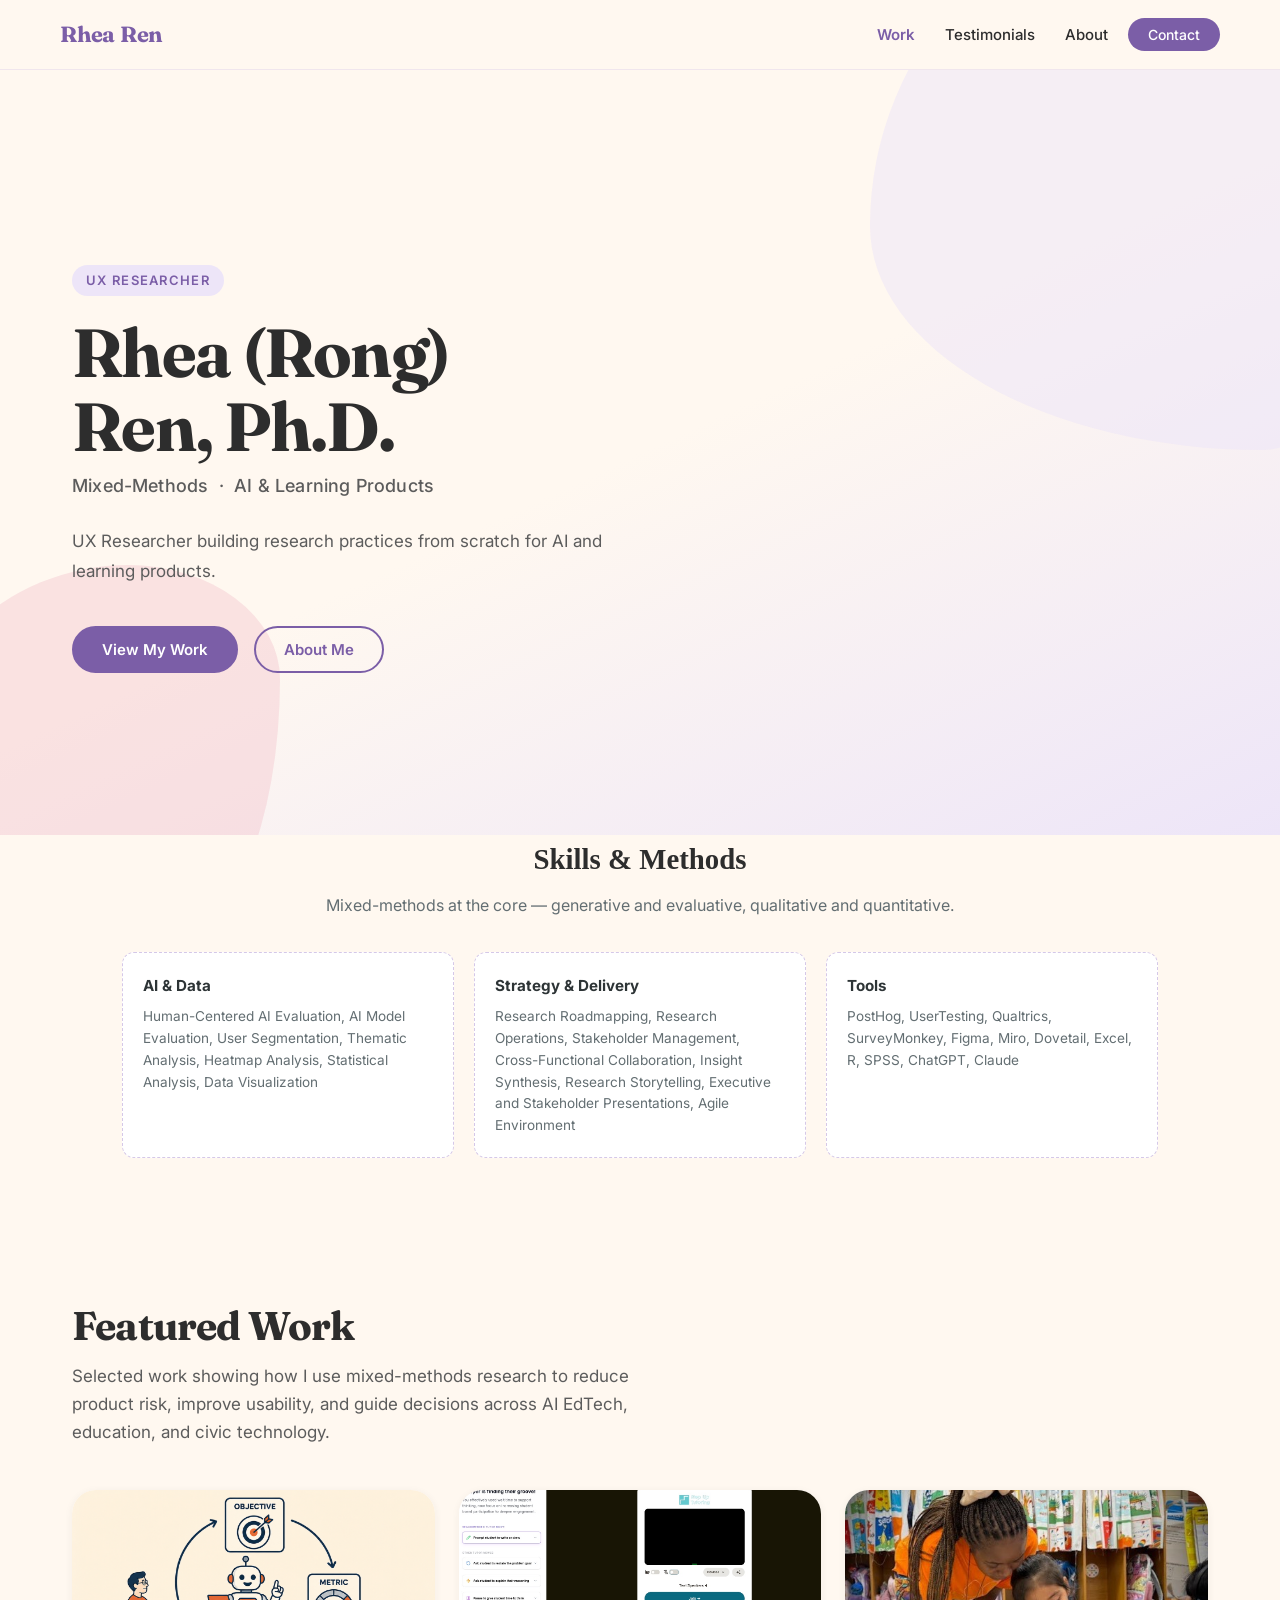
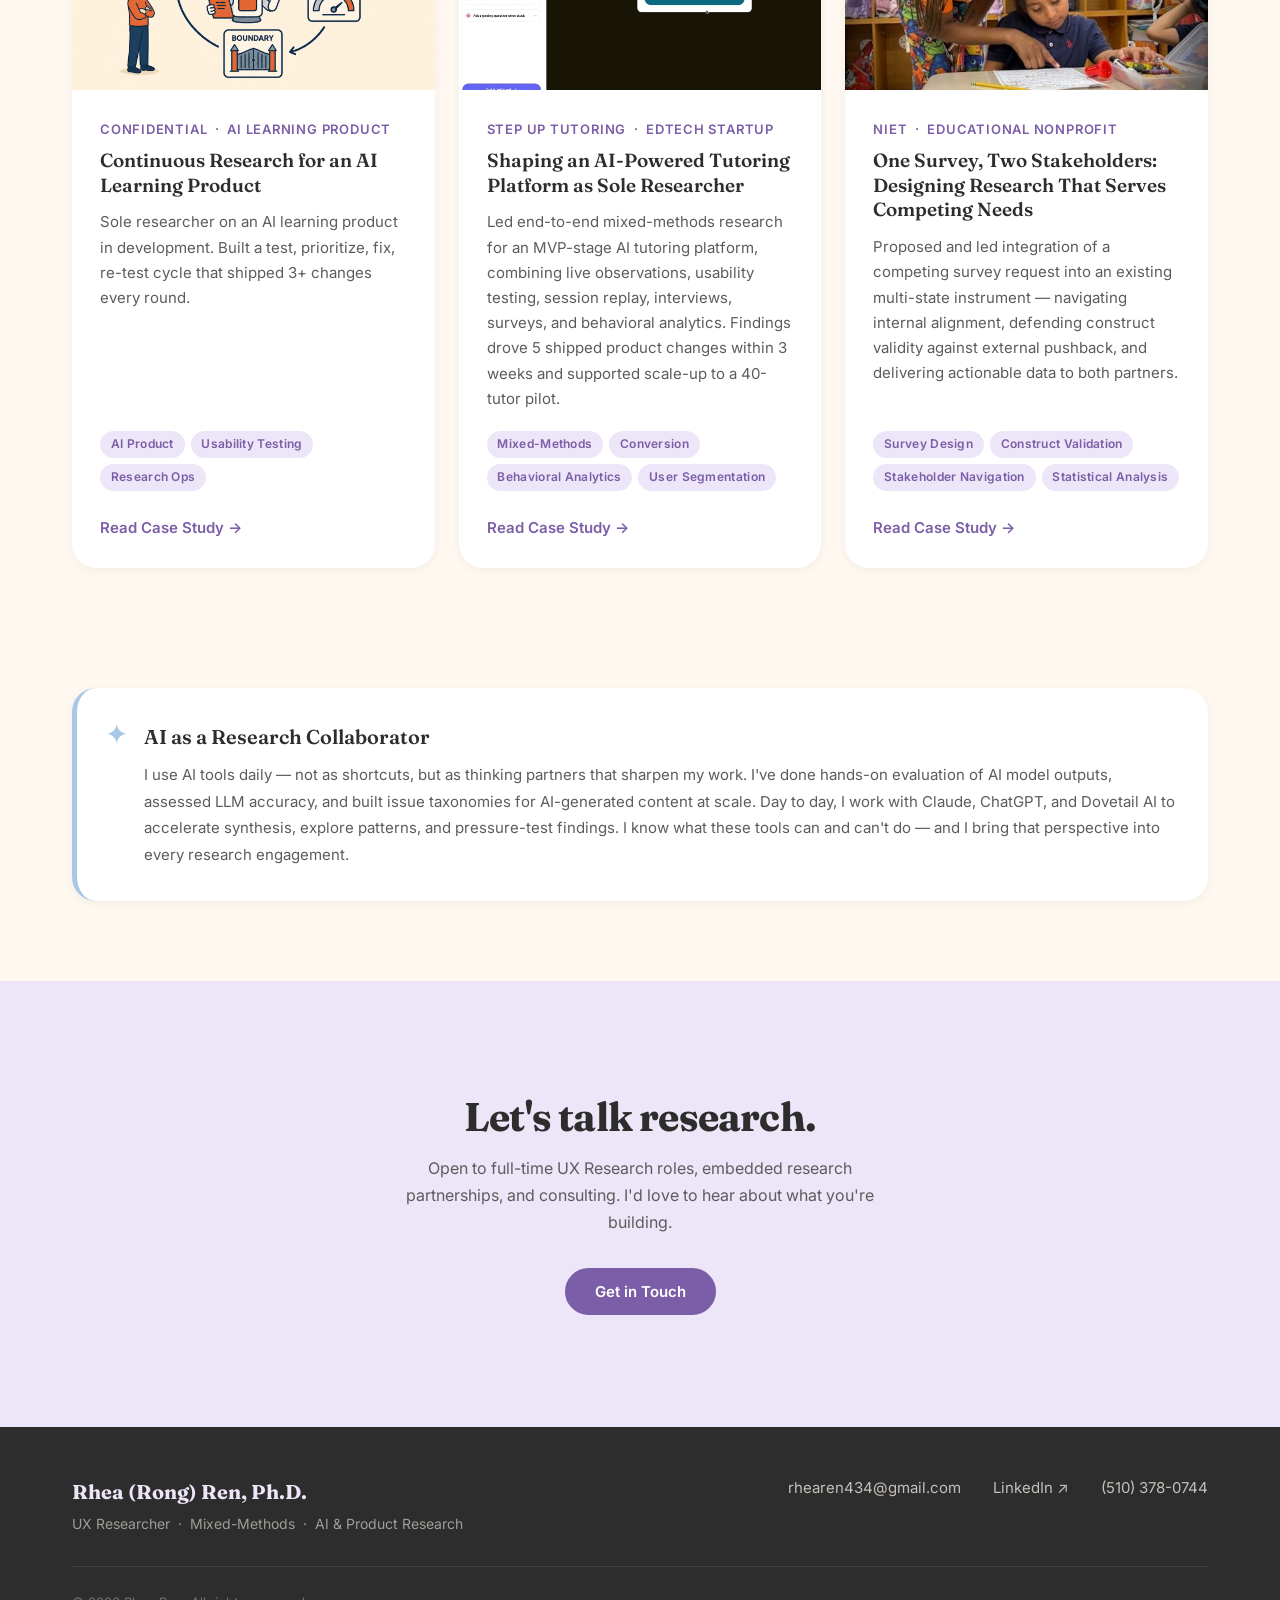
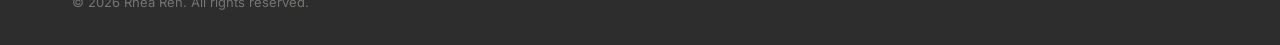
<file: index.html>
<!DOCTYPE html>
<html lang="en">
<head>
  <meta charset="UTF-8">
  <meta name="viewport" content="width=device-width, initial-scale=1.0">
  <title>Rhea Ren — UX Researcher | Mixed-Methods | AI & Learning Products</title>
  <meta name="description" content="Portfolio of Rhea (Rong) Ren, Ph.D. — UX Researcher with 4+ years of mixed-methods research on AI and learning products, often as the sole or founding researcher.">
  <meta property="og:title" content="Rhea Ren — UX Researcher | Mixed-Methods | AI & Learning Products">
  <meta property="og:description" content="UX Researcher building research practices from scratch for AI and learning products. Mixed-methods, generative and evaluative, Ph.D. in Applied Linguistics.">
  <meta property="og:type" content="website">
  <link rel="canonical" href="index.html">
  <link rel="preconnect" href="https://fonts.googleapis.com">
  <link rel="preconnect" href="https://fonts.gstatic.com" crossorigin>
  <link href="https://fonts.googleapis.com/css2?family=Fraunces:ital,opsz,wght@0,9..144,400..700;1,9..144,400..700&family=Inter:wght@400;500;600&display=swap" rel="stylesheet">
  <link rel="stylesheet" href="css/style.css">
  <script src="https://t.contentsquare.net/uxa/33400fa939556.js" defer></script>

</head>
<body>

  <a href="#main-content" class="skip-link">Skip to main content</a>

  <nav class="nav" aria-label="Main navigation">
    <div class="nav__inner">
      <a href="index.html" class="nav__logo">Rhea Ren</a>
      <button class="nav__hamburger" aria-expanded="false" aria-controls="nav-menu" aria-label="Toggle navigation menu">
        <span></span>
        <span></span>
        <span></span>
      </button>
      <ul class="nav__menu" id="nav-menu" role="list">
        <li><a href="index.html#work" class="nav__link">Work</a></li>
        <li><a href="testimonials.html" class="nav__link">Testimonials</a></li>
        <li><a href="about.html" class="nav__link">About</a></li>
        <li><a href="contact.html" class="nav__link nav__link--cta">Contact</a></li>
      </ul>
    </div>
  </nav>

  <main id="main-content">

    <!-- ===================== HERO ===================== -->
    <section class="hero" aria-label="Introduction">
      <div class="hero__blob" aria-hidden="true"></div>
      <div class="hero__blob" aria-hidden="true"></div>
      <div class="container">
        <div class="hero__content">
          <p class="hero__label">UX Researcher</p>
          <h1 class="hero__name">Rhea (Rong) Ren,&nbsp;Ph.D.</h1>
          <p class="hero__subtitle">Mixed-Methods &nbsp;·&nbsp; AI &amp; Learning Products</p>
          <p class="hero__hook">UX Researcher building research practices from scratch for AI and learning products.</p>
          <div class="hero__ctas">
            <a href="#work" class="btn btn-primary">View My Work</a>
            <a href="about.html" class="btn btn-secondary">About Me</a>
          </div>
        </div>
      </div>
    </section>

    <!-- ===================== SKILLS & METHODS ===================== -->
    <style>
      @media (max-width: 768px) {
        .skills-grid-compact {
          grid-template-columns: 1fr !important;
        }
      }
      @media (min-width: 769px) and (max-width: 1024px) {
        .skills-grid-compact {
          grid-template-columns: repeat(3, 1fr) !important;
        }
      }
    </style>
    <section style="max-width: 1100px; margin: 0 auto 3rem auto; padding: 0 2rem;">
      <h2 style="text-align: center; font-family: 'Playfair Display', Georgia, serif; font-size: 1.8rem; margin-bottom: 0.5rem;">Skills &amp; Methods</h2>
      <p style="text-align: center; color: #636e72; margin-bottom: 2rem;">Mixed-methods at the core — generative and evaluative, qualitative and quantitative.</p>

      <div class="skills-grid-compact" style="display: grid; grid-template-columns: repeat(3, 1fr); gap: 1.25rem;">

        <div style="background: white; border-radius: 12px; padding: 1.25rem; border: 1px dashed #d5c8e8;">
          <h4 style="margin: 0 0 0.5rem 0; font-size: 0.95rem; color: #2d3436;">AI &amp; Data</h4>
          <p style="margin: 0; font-size: 0.85rem; color: #636e72; line-height: 1.6;">Human-Centered AI Evaluation, AI Model Evaluation, User Segmentation, Thematic Analysis, Heatmap Analysis, Statistical Analysis, Data Visualization</p>
        </div>

        <div style="background: white; border-radius: 12px; padding: 1.25rem; border: 1px dashed #d5c8e8;">
          <h4 style="margin: 0 0 0.5rem 0; font-size: 0.95rem; color: #2d3436;">Strategy &amp; Delivery</h4>
          <p style="margin: 0; font-size: 0.85rem; color: #636e72; line-height: 1.6;">Research Roadmapping, Research Operations, Stakeholder Management, Cross-Functional Collaboration, Insight Synthesis, Research Storytelling, Executive and Stakeholder Presentations, Agile Environment</p>
        </div>

        <div style="background: white; border-radius: 12px; padding: 1.25rem; border: 1px dashed #d5c8e8;">
          <h4 style="margin: 0 0 0.5rem 0; font-size: 0.95rem; color: #2d3436;">Tools</h4>
          <p style="margin: 0; font-size: 0.85rem; color: #636e72; line-height: 1.6;">PostHog, UserTesting, Qualtrics, SurveyMonkey, Figma, Miro, Dovetail, Excel, R, SPSS, ChatGPT, Claude</p>
        </div>

      </div>
    </section>

    <!-- ===================== FEATURED WORK ===================== -->
    <section class="section" id="work">
      <div class="container">
        <div class="section-header fade-in">
          <h2 class="section-title">Featured Work</h2>
          <p class="section-subtitle">Selected work showing how I use mixed-methods research to reduce product risk, improve usability, and guide decisions across AI EdTech, education, and civic technology.</p>
        </div>
        <div class="cards-grid">

          <article class="card fade-in">
            <div class="card__thumb card__thumb--sky">
              <img src="assets/case-study-ai-learning.png" alt="AI learning product case study thumbnail" onerror="this.style.display='none';">
            </div>
            <div class="card__body">
              <p class="card__company">Confidential &nbsp;·&nbsp; AI Learning Product</p>
              <h3 class="card__title">Continuous Research for an AI Learning Product</h3>
              <p class="card__desc">Sole researcher on an AI learning product in development. Built a test, prioritize, fix, re-test cycle that shipped 3+ changes every round.</p>
              <div class="card__tags">
                <span class="tag">AI Product</span>
                <span class="tag">Usability Testing</span>
                <span class="tag">Research Ops</span>
              </div>
              <a href="case-study-ai-learning-product.html" class="card__link">Read Case Study →</a>
            </div>
          </article>

          <article class="card fade-in">
            <div class="card__thumb card__thumb--lavender">
              <img src="assets/case-study-step-up.jpg" alt="Step Up Tutoring — AI EdTech case study thumbnail" onerror="this.style.display='none';">
            </div>
            <div class="card__body">
              <p class="card__company">Step Up Tutoring &nbsp;·&nbsp; EdTech Startup</p>
              <h3 class="card__title">Shaping an AI-Powered Tutoring Platform as Sole Researcher</h3>
              <p class="card__desc">Led end-to-end mixed-methods research for an MVP-stage AI tutoring platform, combining live observations, usability testing, session replay, interviews, surveys, and behavioral analytics. Findings drove 5 shipped product changes within 3 weeks and supported scale-up to a 40-tutor pilot.</p>
              <div class="card__tags">
                <span class="tag">Mixed-Methods</span>
                <span class="tag">Conversion</span>
                <span class="tag">Behavioral Analytics</span>
                <span class="tag">User Segmentation</span>
              </div>
              <a href="case-study-step-up-tutoring.html" class="card__link">Read Case Study →</a>
            </div>
          </article>

          <article class="card fade-in">
            <div class="card__thumb card__thumb--blush">
              <img src="assets/case-study-niet.jpg" alt="NIET — Educational Nonprofit case study thumbnail" onerror="this.style.display='none';">
            </div>
            <div class="card__body">
              <p class="card__company">NIET &nbsp;·&nbsp; Educational Nonprofit</p>
              <h3 class="card__title">One Survey, Two Stakeholders: Designing Research That Serves Competing Needs</h3>
              <p class="card__desc">Proposed and led integration of a competing survey request into an existing multi-state instrument — navigating internal alignment, defending construct validity against external pushback, and delivering actionable data to both partners.</p>
              <div class="card__tags">
                <span class="tag">Survey Design</span>
                <span class="tag">Construct Validation</span>
                <span class="tag">Stakeholder Navigation</span>
                <span class="tag">Statistical Analysis</span>
              </div>
              <a href="case-study-niet.html" class="card__link">Read Case Study →</a>
            </div>
          </article>

        </div>
      </div>
    </section>

    <!-- ===================== AI CALLOUT ===================== -->
    <section class="ai-callout" style="padding-top: 1.5rem;">
      <div class="container">
        <div class="ai-callout__card fade-in">
          <div class="ai-callout__icon" aria-hidden="true">✦</div>
          <div class="ai-callout__content">
            <h3 class="ai-callout__title">AI as a Research Collaborator</h3>
            <p>I use AI tools daily — not as shortcuts, but as thinking partners that sharpen my work. I've done hands-on evaluation of AI model outputs, assessed LLM accuracy, and built issue taxonomies for AI-generated content at scale. Day to day, I work with Claude, ChatGPT, and Dovetail AI to accelerate synthesis, explore patterns, and pressure-test findings. I know what these tools can and can't do — and I bring that perspective into every research engagement.</p>
          </div>
        </div>
      </div>
    </section>

    <!-- ===================== CONTACT CTA ===================== -->
    <section class="contact-cta">
      <div class="container">
        <div class="fade-in">
          <h2 class="section-title">Let's talk research.</h2>
          <p>Open to full-time UX Research roles, embedded research partnerships, and consulting. I'd love to hear about what you're building.</p>
          <a href="contact.html" class="btn btn-primary">Get in Touch</a>
        </div>
      </div>
    </section>

  </main>

  <footer class="footer">
    <div class="container">
      <div class="footer__inner">
        <div class="footer__brand">
          <p class="footer__name">Rhea (Rong) Ren, Ph.D.</p>
          <p class="footer__tagline">UX Researcher &nbsp;·&nbsp; Mixed-Methods &nbsp;·&nbsp; AI &amp; Product Research</p>
        </div>
        <nav class="footer__links" aria-label="Footer links">
          <a href="mailto:rhearen434@gmail.com">rhearen434@gmail.com</a>
          <a href="https://linkedin.com/in/rrenasu/" target="_blank" rel="noopener noreferrer">LinkedIn ↗</a>
          <a href="tel:+15103780744">(510) 378-0744</a>
        </nav>
      </div>
      <p class="footer__copy">© 2026 Rhea Ren. All rights reserved.</p>
    </div>
  </footer>

  <script src="js/main.js"></script>
</body>
</html>
</file>
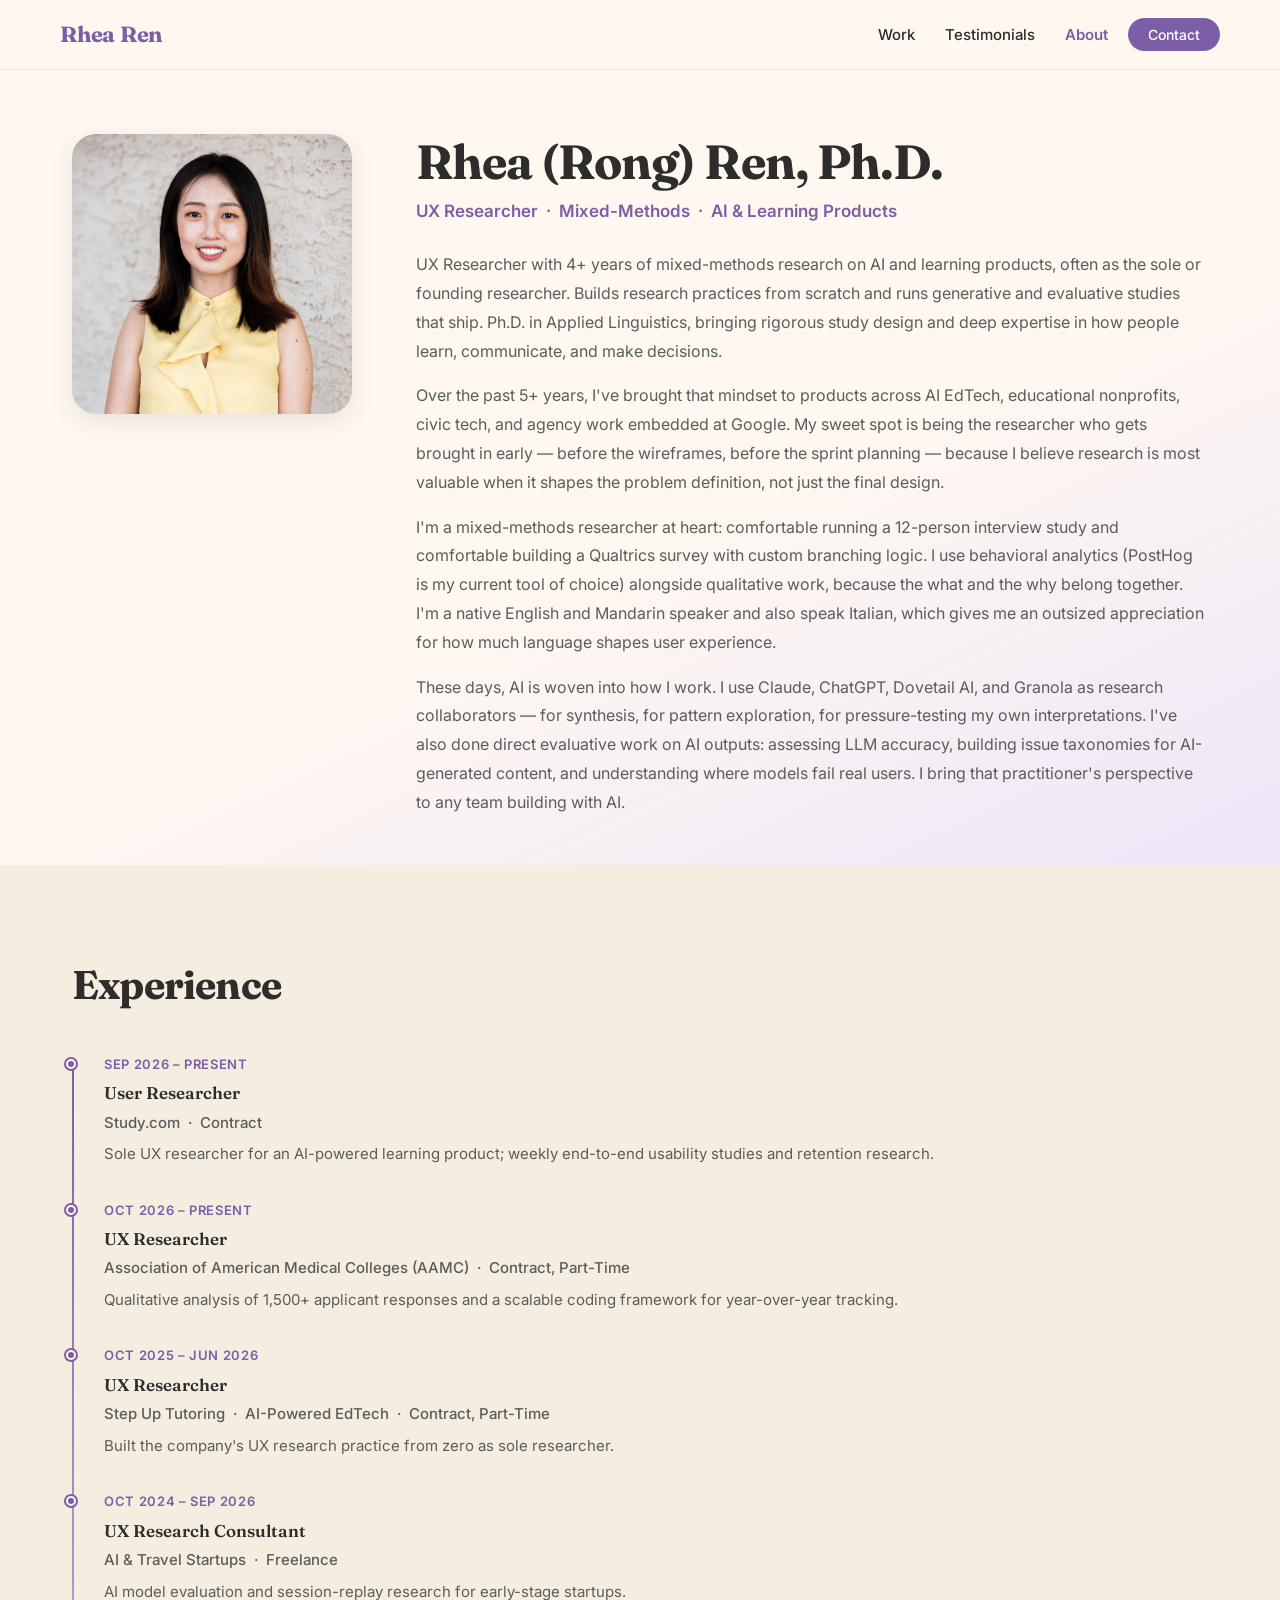
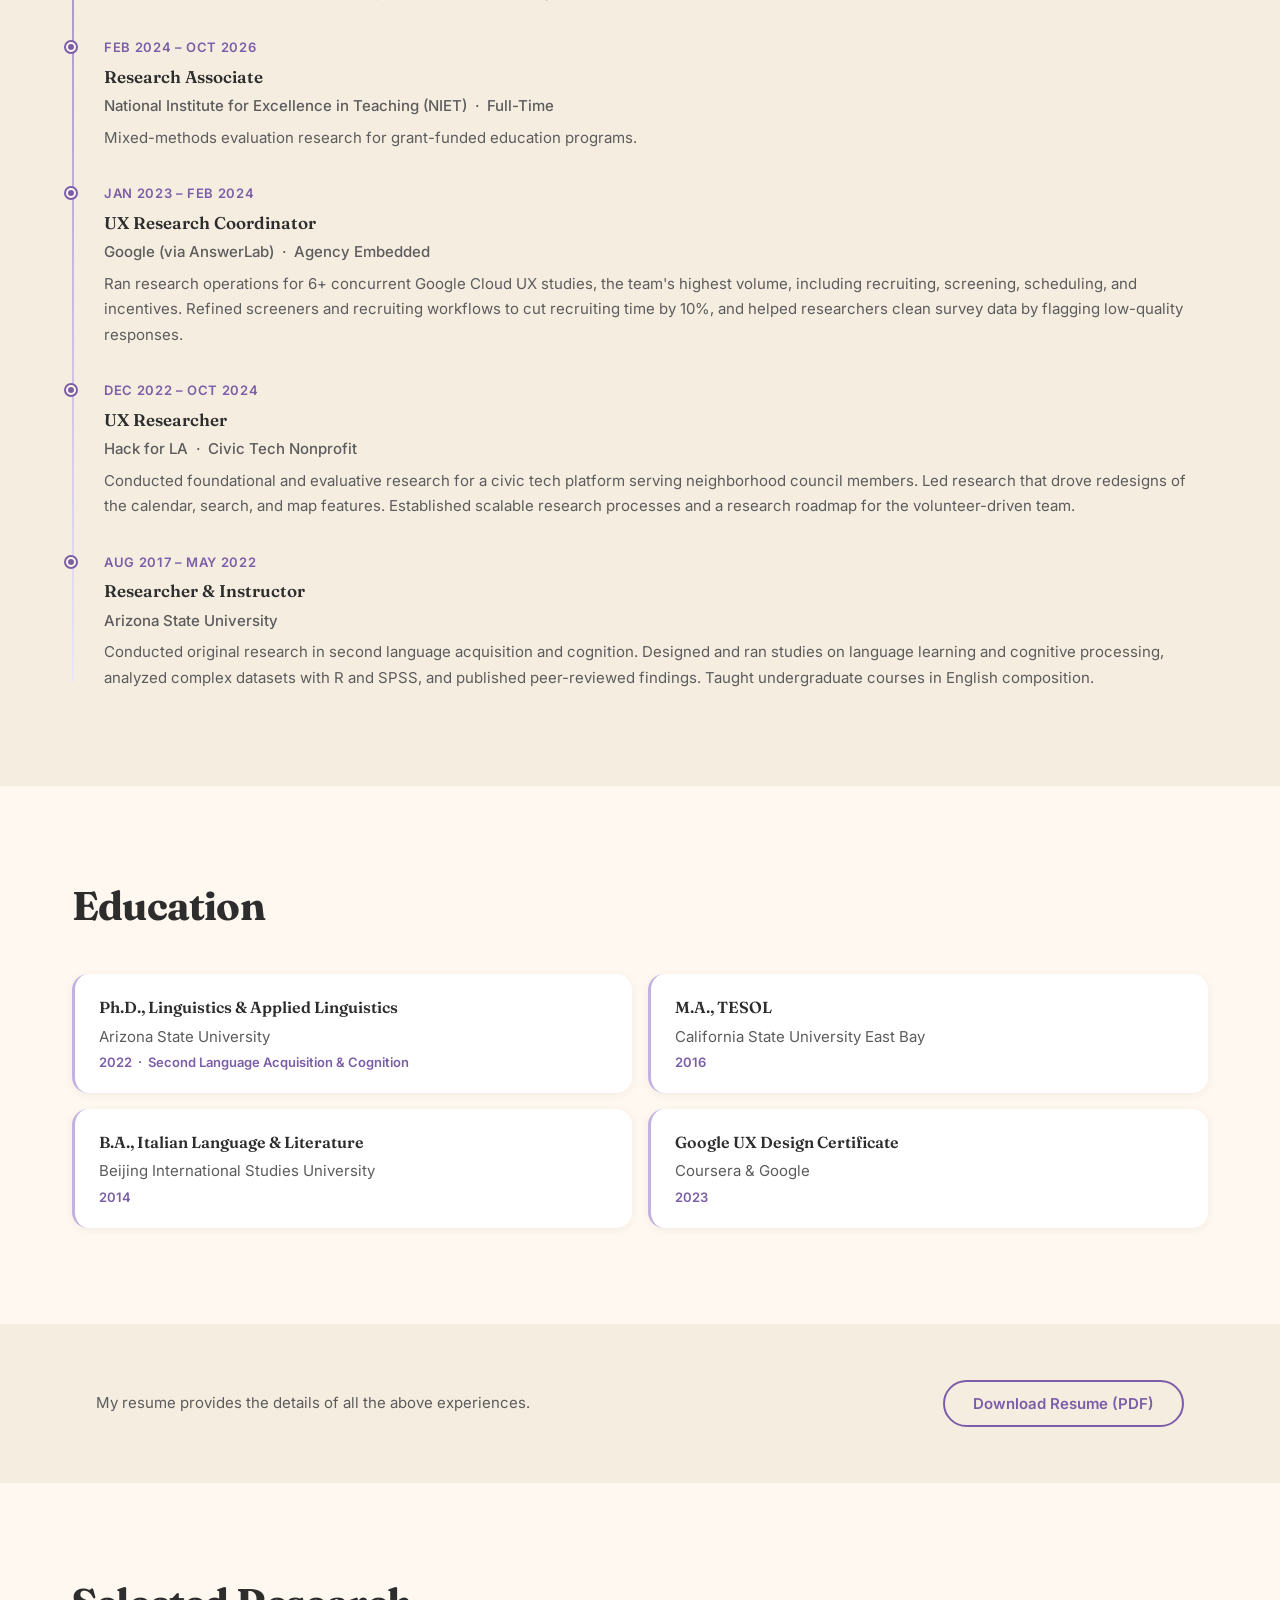
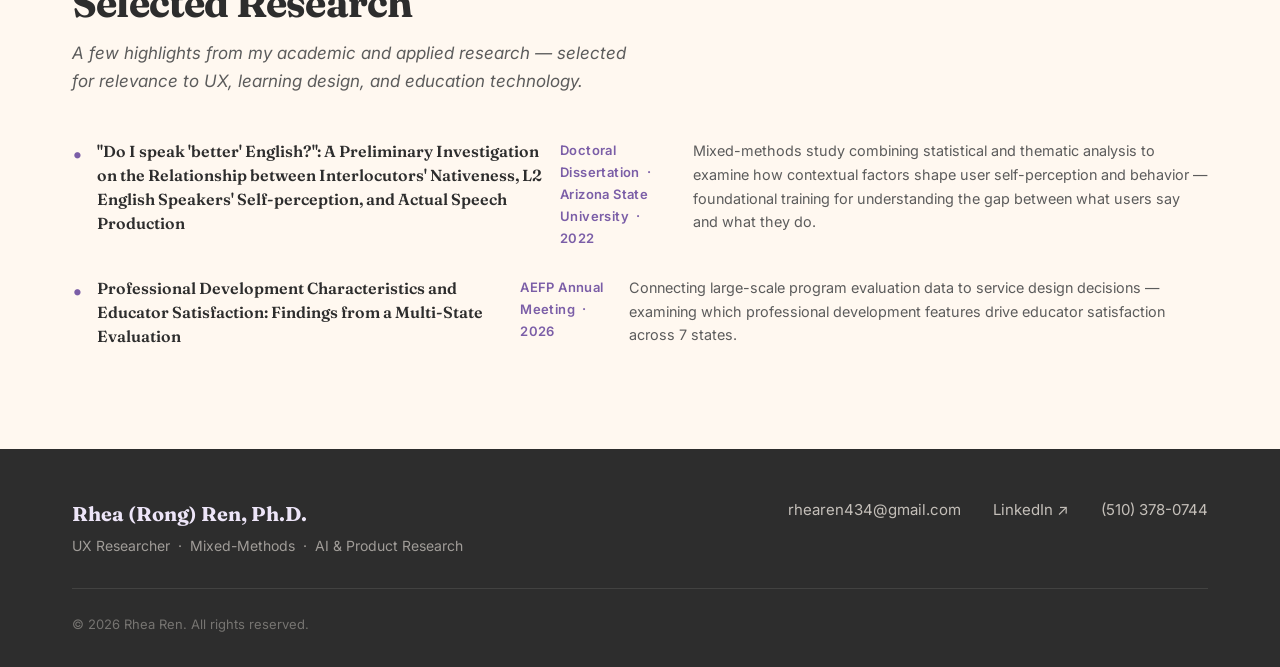
<file: about.html>
<!DOCTYPE html>
<html lang="en">
<head>
  <meta charset="UTF-8">
  <meta name="viewport" content="width=device-width, initial-scale=1.0">
  <title>About — Rhea Ren | UX Researcher</title>
  <meta name="description" content="About Rhea (Rong) Ren, Ph.D. — UX Researcher with 4+ years of mixed-methods research on AI and learning products, often as the sole or founding researcher.">
  <meta property="og:title" content="About — Rhea Ren | UX Researcher | Mixed-Methods | AI & Learning Products">
  <meta property="og:description" content="UX Researcher with 4+ years building research practices from scratch for AI and learning products. Ph.D. in Applied Linguistics.">
  <meta property="og:type" content="website">
  <link rel="canonical" href="about.html">
  <link rel="preconnect" href="https://fonts.googleapis.com">
  <link rel="preconnect" href="https://fonts.gstatic.com" crossorigin>
  <link href="https://fonts.googleapis.com/css2?family=Fraunces:ital,opsz,wght@0,9..144,400..700;1,9..144,400..700&family=Inter:wght@400;500;600&display=swap" rel="stylesheet">
  <link rel="stylesheet" href="css/style.css">
</head>
<body>

  <a href="#main-content" class="skip-link">Skip to main content</a>

  <nav class="nav" aria-label="Main navigation">
    <div class="nav__inner">
      <a href="index.html" class="nav__logo">Rhea Ren</a>
      <button class="nav__hamburger" aria-expanded="false" aria-controls="nav-menu" aria-label="Toggle navigation menu">
        <span></span>
        <span></span>
        <span></span>
      </button>
      <ul class="nav__menu" id="nav-menu" role="list">
        <li><a href="index.html#work" class="nav__link">Work</a></li>
        <li><a href="testimonials.html" class="nav__link">Testimonials</a></li>
        <li><a href="about.html" class="nav__link">About</a></li>
        <li><a href="contact.html" class="nav__link nav__link--cta">Contact</a></li>
      </ul>
    </div>
  </nav>

  <main id="main-content">

    <!-- ===================== BIO HERO ===================== -->
    <section class="page-hero">
      <div class="container">
        <div class="about-bio">

          <img src="assets/headshot.jpg" alt="Rhea (Rong) Ren, Ph.D. — UX Researcher" class="headshot-img">

          <div class="about-bio__text">
            <h1>Rhea (Rong) Ren, Ph.D.</h1>
            <p class="subtitle">UX Researcher &nbsp;·&nbsp; Mixed-Methods &nbsp;·&nbsp; AI &amp; Learning Products</p>

            <p>UX Researcher with 4+ years of mixed-methods research on AI and learning products, often as the sole or founding researcher. Builds research practices from scratch and runs generative and evaluative studies that ship. Ph.D. in Applied Linguistics, bringing rigorous study design and deep expertise in how people learn, communicate, and make decisions.</p>

            <p>Over the past 5+ years, I've brought that mindset to products across AI EdTech, educational nonprofits, civic tech, and agency work embedded at Google. My sweet spot is being the researcher who gets brought in early — before the wireframes, before the sprint planning — because I believe research is most valuable when it shapes the problem definition, not just the final design.</p>

            <p>I'm a mixed-methods researcher at heart: comfortable running a 12-person interview study and comfortable building a Qualtrics survey with custom branching logic. I use behavioral analytics (PostHog is my current tool of choice) alongside qualitative work, because the what and the why belong together. I'm a native English and Mandarin speaker and also speak Italian, which gives me an outsized appreciation for how much language shapes user experience.</p>

            <p>These days, AI is woven into how I work. I use Claude, ChatGPT, Dovetail AI, and Granola as research collaborators — for synthesis, for pattern exploration, for pressure-testing my own interpretations. I've also done direct evaluative work on AI outputs: assessing LLM accuracy, building issue taxonomies for AI-generated content, and understanding where models fail real users. I bring that practitioner's perspective to any team building with AI.</p>
          </div>

        </div>
      </div>
    </section>

    <!-- ===================== EXPERIENCE ===================== -->
    <section class="section section--alt">
      <div class="container">
        <div class="section-header fade-in">
          <h2 class="section-title">Experience</h2>
        </div>

        <div class="timeline fade-in">

          <div class="timeline-item">
            <p class="timeline-item__period">Sep 2026 – Present</p>
            <p class="timeline-item__role">User Researcher</p>
            <p class="timeline-item__company">Study.com &nbsp;·&nbsp; Contract</p>
            <p class="timeline-item__desc">Sole UX researcher for an AI-powered learning product; weekly end-to-end usability studies and retention research.</p>
          </div>

          <div class="timeline-item">
            <p class="timeline-item__period">Oct 2026 – Present</p>
            <p class="timeline-item__role">UX Researcher</p>
            <p class="timeline-item__company">Association of American Medical Colleges (AAMC) &nbsp;·&nbsp; Contract, Part-Time</p>
            <p class="timeline-item__desc">Qualitative analysis of 1,500+ applicant responses and a scalable coding framework for year-over-year tracking.</p>
          </div>

          <div class="timeline-item">
            <p class="timeline-item__period">Oct 2025 – Jun 2026</p>
            <p class="timeline-item__role">UX Researcher</p>
            <p class="timeline-item__company">Step Up Tutoring &nbsp;·&nbsp; AI-Powered EdTech &nbsp;·&nbsp; Contract, Part-Time</p>
            <p class="timeline-item__desc">Built the company's UX research practice from zero as sole researcher.</p>
          </div>

          <div class="timeline-item">
            <p class="timeline-item__period">Oct 2024 – Sep 2026</p>
            <p class="timeline-item__role">UX Research Consultant</p>
            <p class="timeline-item__company">AI &amp; Travel Startups &nbsp;·&nbsp; Freelance</p>
            <p class="timeline-item__desc">AI model evaluation and session-replay research for early-stage startups.</p>
          </div>

          <div class="timeline-item">
            <p class="timeline-item__period">Feb 2024 – Oct 2026</p>
            <p class="timeline-item__role">Research Associate</p>
            <p class="timeline-item__company">National Institute for Excellence in Teaching (NIET) &nbsp;·&nbsp; Full-Time</p>
            <p class="timeline-item__desc">Mixed-methods evaluation research for grant-funded education programs.</p>
          </div>

          <div class="timeline-item">
            <p class="timeline-item__period">Jan 2023 – Feb 2024</p>
            <p class="timeline-item__role">UX Research Coordinator</p>
            <p class="timeline-item__company">Google (via AnswerLab) &nbsp;·&nbsp; Agency Embedded</p>
            <p class="timeline-item__desc">Ran research operations for 6+ concurrent Google Cloud UX studies, the team's highest volume, including recruiting, screening, scheduling, and incentives. Refined screeners and recruiting workflows to cut recruiting time by 10%, and helped researchers clean survey data by flagging low-quality responses.</p>
          </div>

          <div class="timeline-item">
            <p class="timeline-item__period">Dec 2022 – Oct 2024</p>
            <p class="timeline-item__role">UX Researcher</p>
            <p class="timeline-item__company">Hack for LA &nbsp;·&nbsp; Civic Tech Nonprofit</p>
            <p class="timeline-item__desc">Conducted foundational and evaluative research for a civic tech platform serving neighborhood council members. Led research that drove redesigns of the calendar, search, and map features. Established scalable research processes and a research roadmap for the volunteer-driven team.</p>
          </div>

          <div class="timeline-item">
            <p class="timeline-item__period">Aug 2017 – May 2022</p>
            <p class="timeline-item__role">Researcher &amp; Instructor</p>
            <p class="timeline-item__company">Arizona State University</p>
            <p class="timeline-item__desc">Conducted original research in second language acquisition and cognition. Designed and ran studies on language learning and cognitive processing, analyzed complex datasets with R and SPSS, and published peer-reviewed findings. Taught undergraduate courses in English composition.</p>
          </div>

        </div>
      </div>
    </section>

    <!-- ===================== EDUCATION ===================== -->
    <section class="section">
      <div class="container">
        <div class="section-header fade-in">
          <h2 class="section-title">Education</h2>
        </div>
        <div class="edu-grid fade-in">

          <div class="edu-card">
            <p class="edu-card__degree">Ph.D., Linguistics &amp; Applied Linguistics</p>
            <p class="edu-card__school">Arizona State University</p>
            <p class="edu-card__year">2022 &nbsp;·&nbsp; Second Language Acquisition &amp; Cognition</p>
          </div>

          <div class="edu-card">
            <p class="edu-card__degree">M.A., TESOL</p>
            <p class="edu-card__school">California State University East Bay</p>
            <p class="edu-card__year">2016</p>
          </div>

          <div class="edu-card">
            <p class="edu-card__degree">B.A., Italian Language &amp; Literature</p>
            <p class="edu-card__school">Beijing International Studies University</p>
            <p class="edu-card__year">2014</p>
          </div>

          <div class="edu-card">
            <p class="edu-card__degree">Google UX Design Certificate</p>
            <p class="edu-card__school">Coursera &amp; Google</p>
            <p class="edu-card__year">2023</p>
          </div>

        </div>
      </div>
    </section>

    <!-- ===================== RESUME DOWNLOAD ===================== -->
    <section class="section section--alt" style="padding: 2rem 0;">
      <div class="container">
        <div class="resume-download fade-in">
          <p>My resume provides the details of all the above experiences.</p>
          <a href="https://docs.google.com/document/d/13vvVKgldBLkrlTEu49lks3kKCy_9L_sN/edit" target="_blank" rel="noopener noreferrer" class="btn btn-secondary" aria-label="Download Rhea Ren's resume PDF">Download Resume (PDF)</a>
        </div>
      </div>
    </section>

    <!-- ===================== SELECTED RESEARCH ===================== -->
    <section class="section">
      <div class="container">
        <div class="section-header fade-in">
          <h2 class="section-title">Selected Research</h2>
          <p class="section-subtitle" style="font-style: italic;">A few highlights from my academic and applied research — selected for relevance to UX, learning design, and education technology.</p>
        </div>
        <ol class="research-list fade-in">

          <li class="research-item">
            <p class="research-item__title">"Do I speak 'better' English?": A Preliminary Investigation on the Relationship between Interlocutors' Nativeness, L2 English Speakers' Self-perception, and Actual Speech Production</p>
            <p class="research-item__venue">Doctoral Dissertation &nbsp;·&nbsp; Arizona State University &nbsp;·&nbsp; 2022</p>
            <p class="research-item__desc">Mixed-methods study combining statistical and thematic analysis to examine how contextual factors shape user self-perception and behavior — foundational training for understanding the gap between what users say and what they do.</p>
          </li>

          <li class="research-item">
            <p class="research-item__title">Professional Development Characteristics and Educator Satisfaction: Findings from a Multi-State Evaluation</p>
            <p class="research-item__venue">AEFP Annual Meeting &nbsp;·&nbsp; 2026</p>
            <p class="research-item__desc">Connecting large-scale program evaluation data to service design decisions — examining which professional development features drive educator satisfaction across 7 states.</p>
          </li>

        </ol>
      </div>
    </section>

  </main>

  <footer class="footer">
    <div class="container">
      <div class="footer__inner">
        <div class="footer__brand">
          <p class="footer__name">Rhea (Rong) Ren, Ph.D.</p>
          <p class="footer__tagline">UX Researcher &nbsp;·&nbsp; Mixed-Methods &nbsp;·&nbsp; AI &amp; Product Research</p>
        </div>
        <nav class="footer__links" aria-label="Footer links">
          <a href="mailto:rhearen434@gmail.com">rhearen434@gmail.com</a>
          <a href="https://linkedin.com/in/rrenasu/" target="_blank" rel="noopener noreferrer">LinkedIn ↗</a>
          <a href="tel:+15103780744">(510) 378-0744</a>
        </nav>
      </div>
      <p class="footer__copy">© 2026 Rhea Ren. All rights reserved.</p>
    </div>
  </footer>

  <script src="js/main.js"></script>
</body>
</html>
</file>
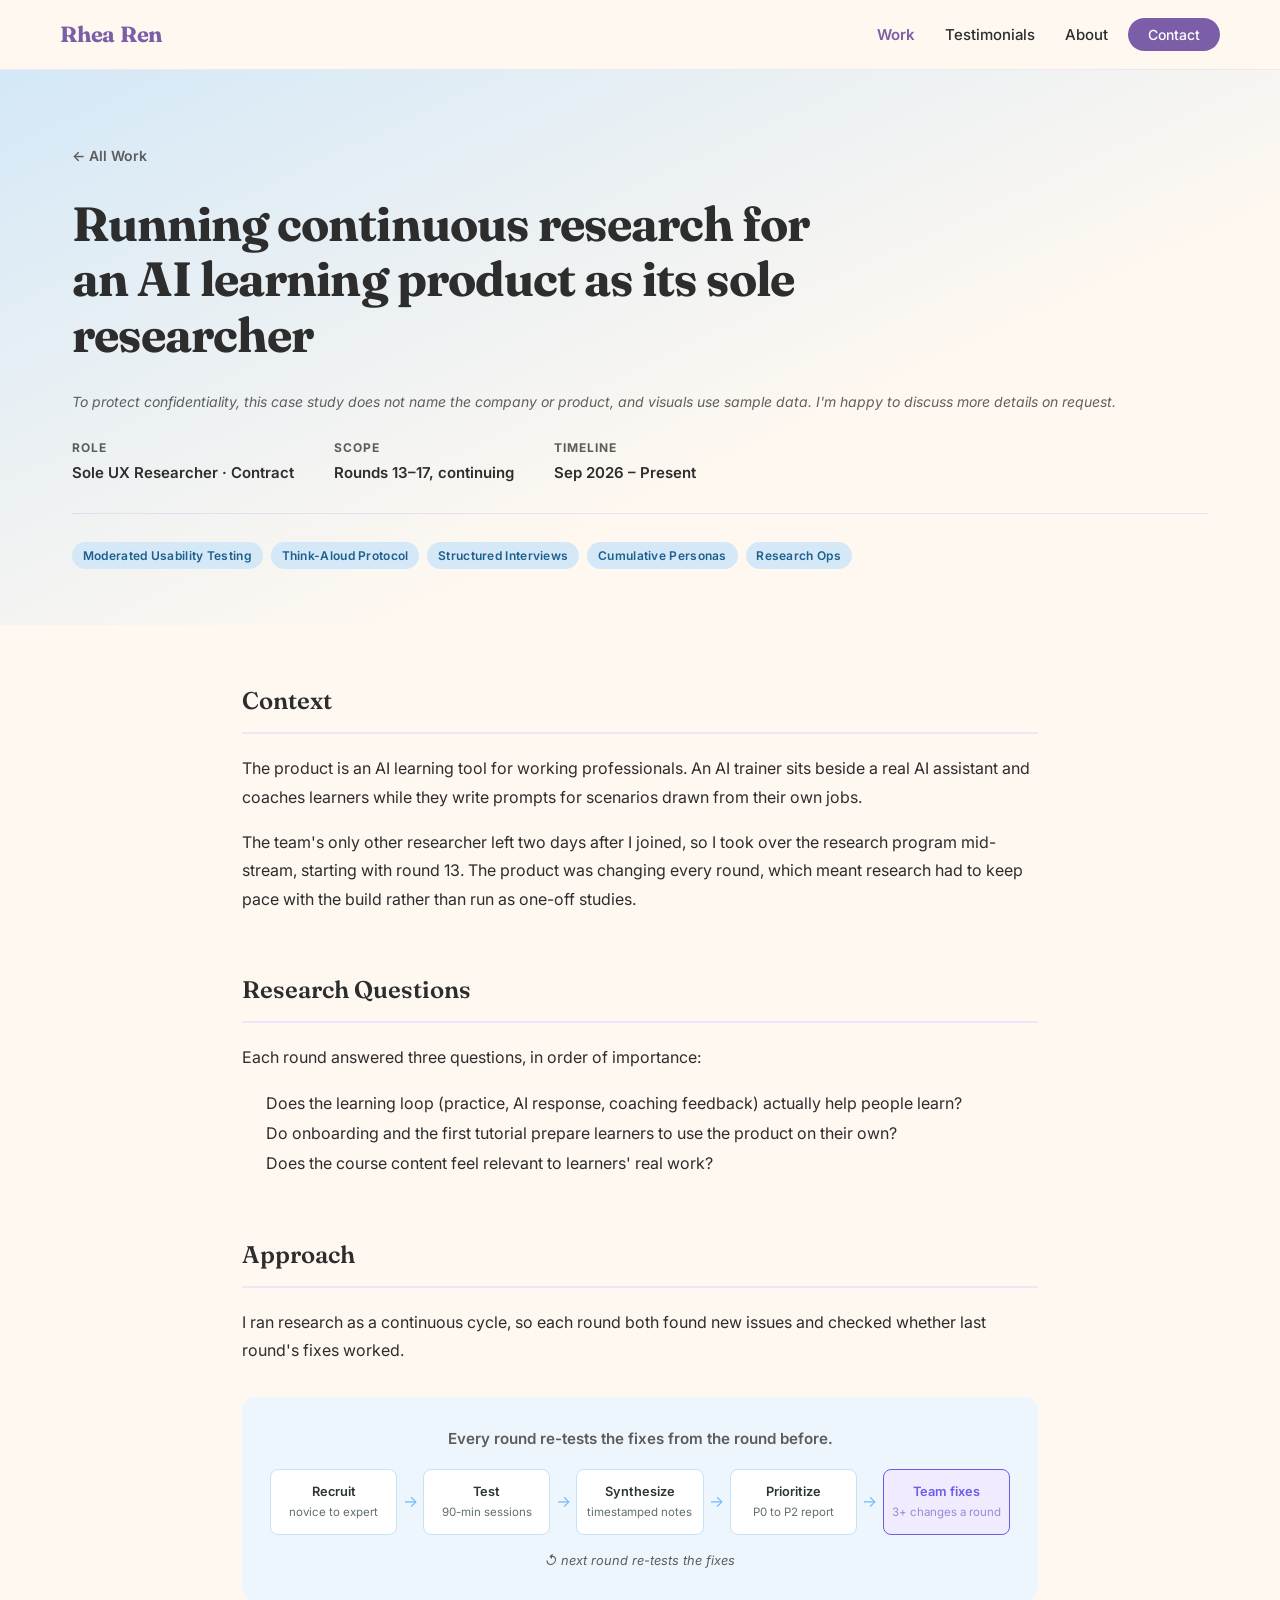
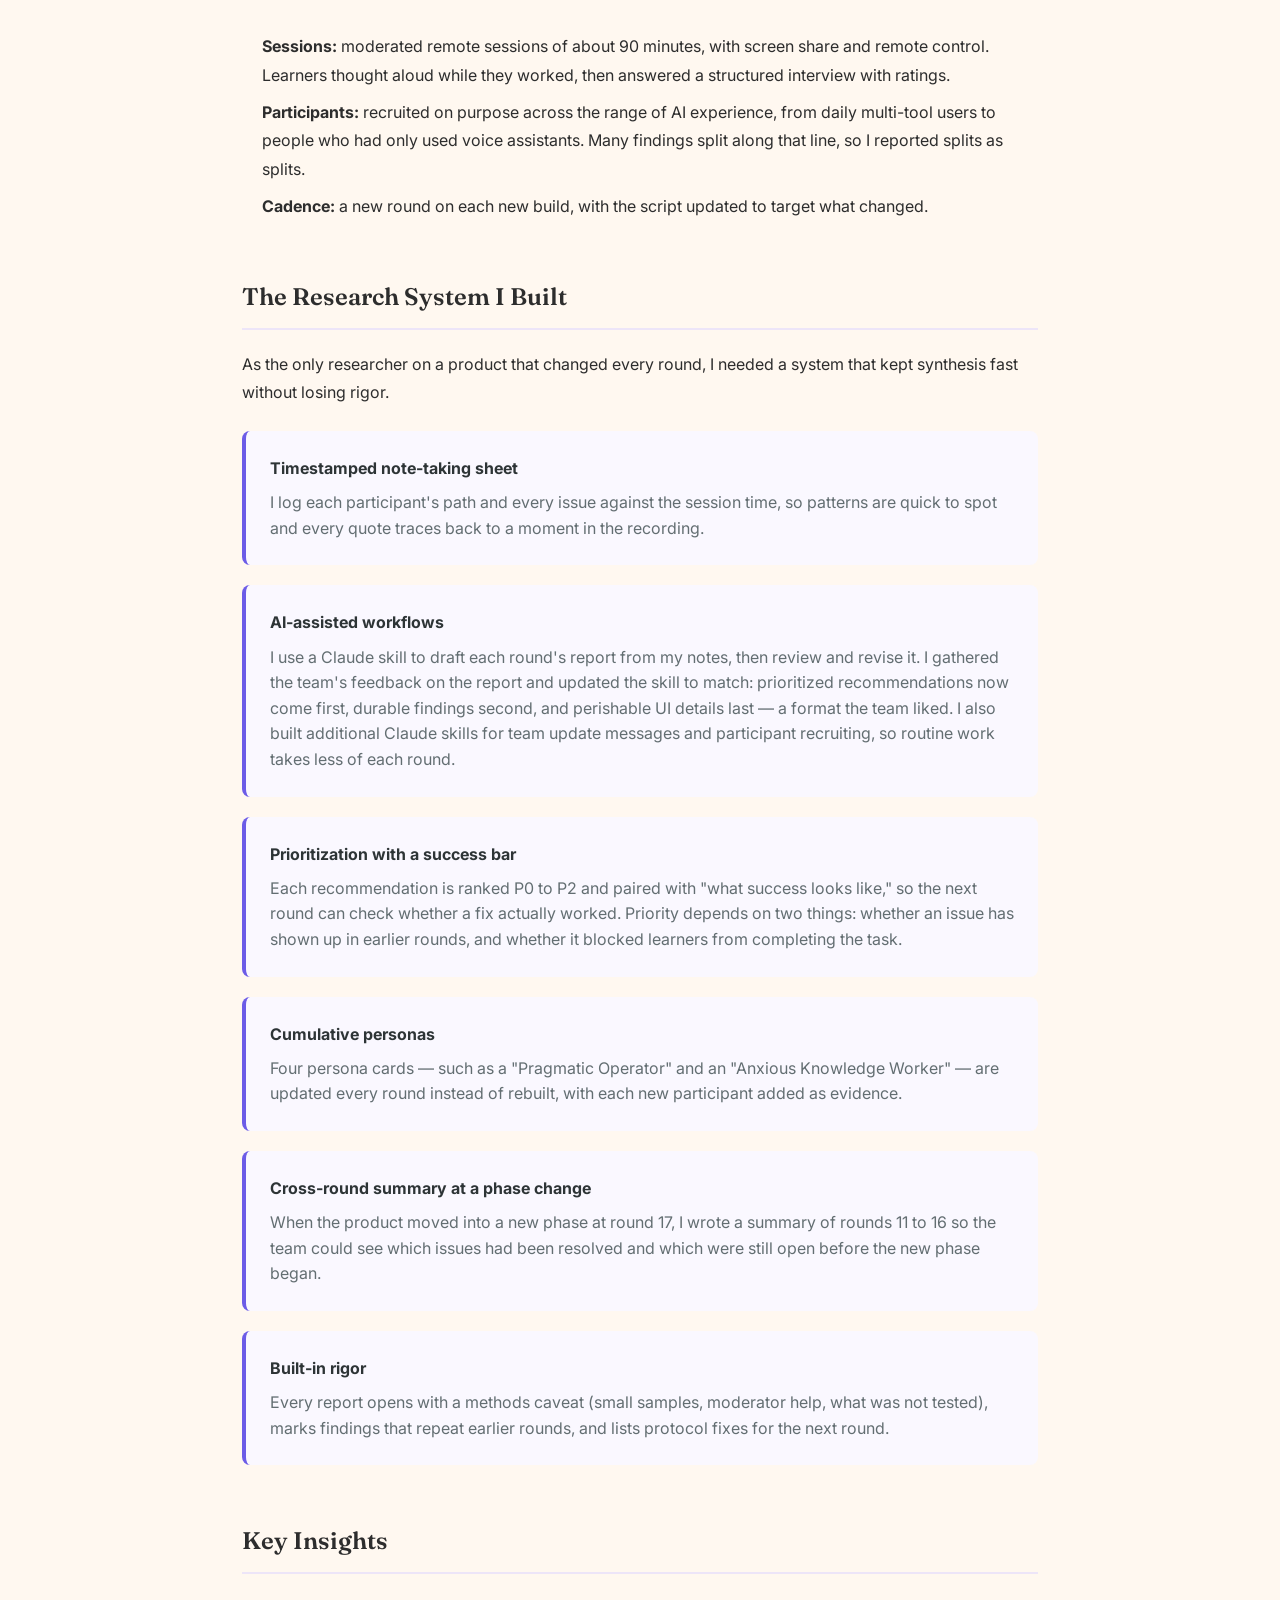
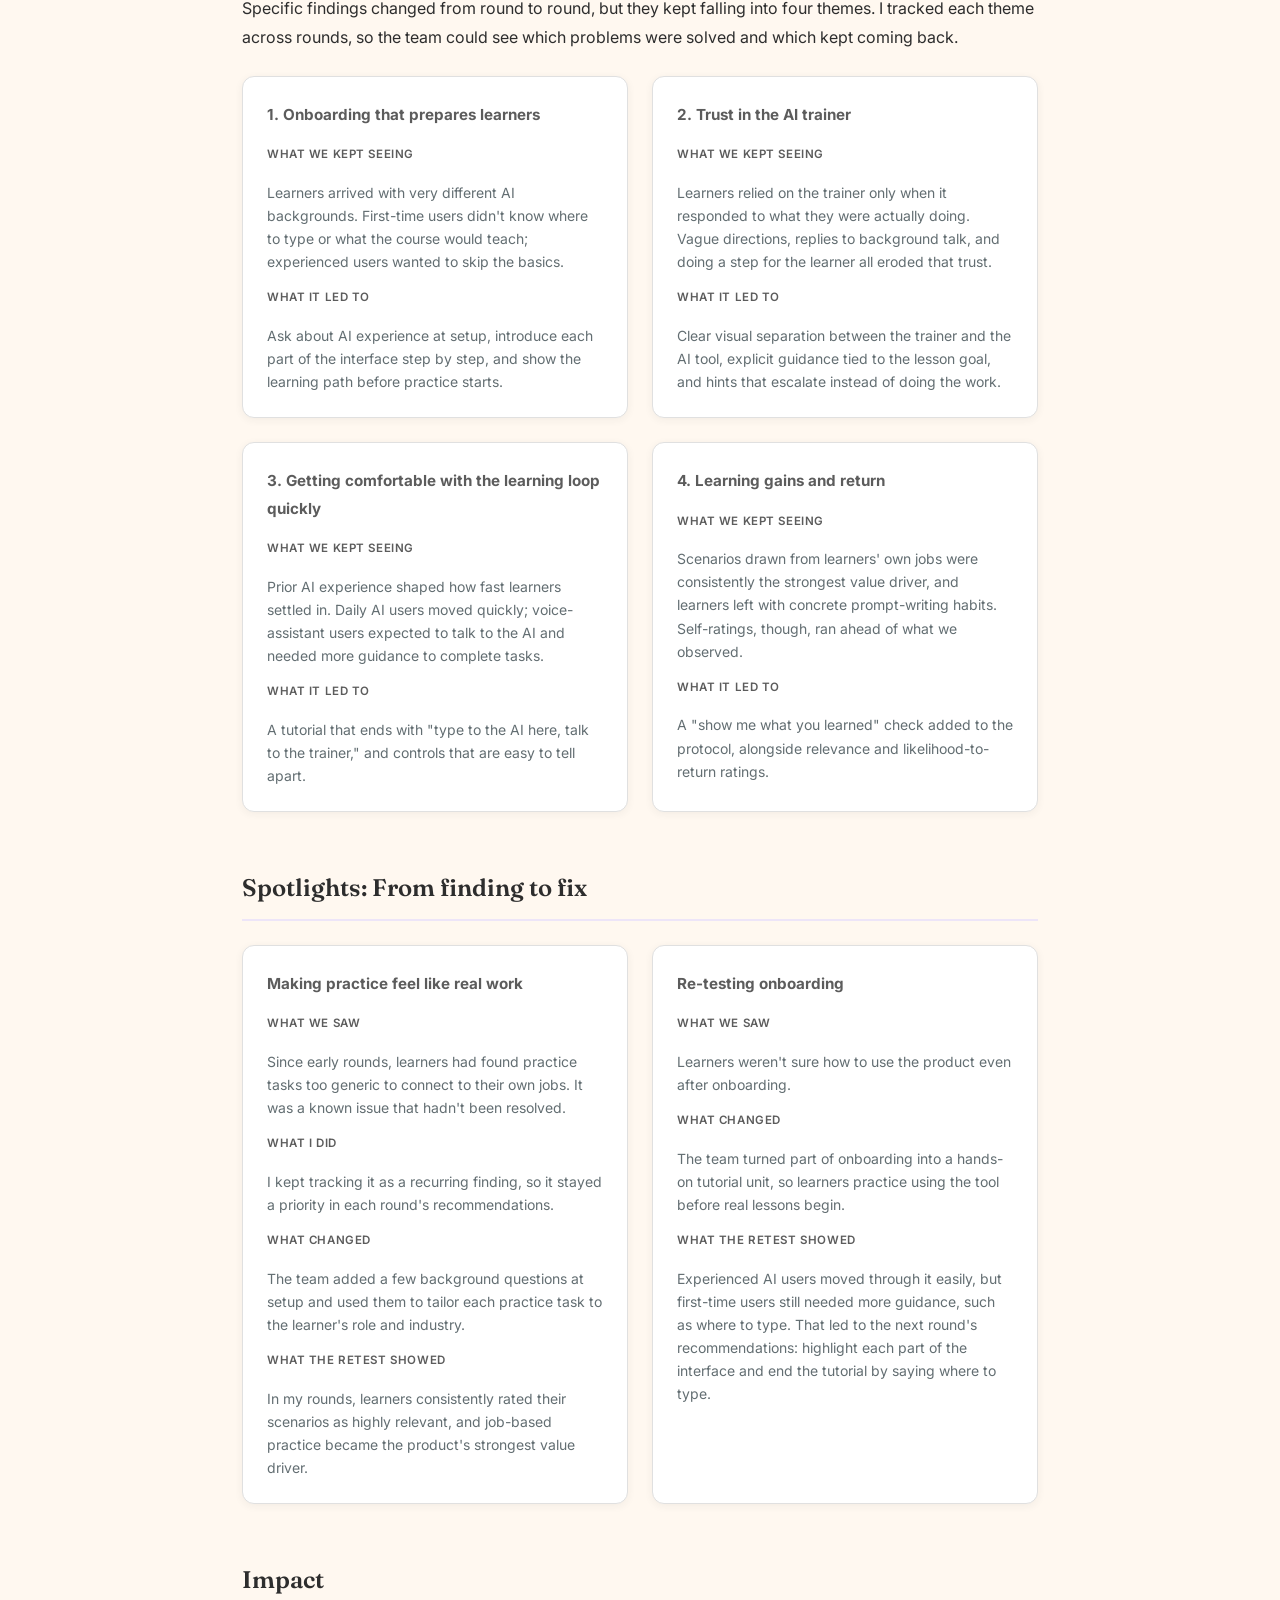
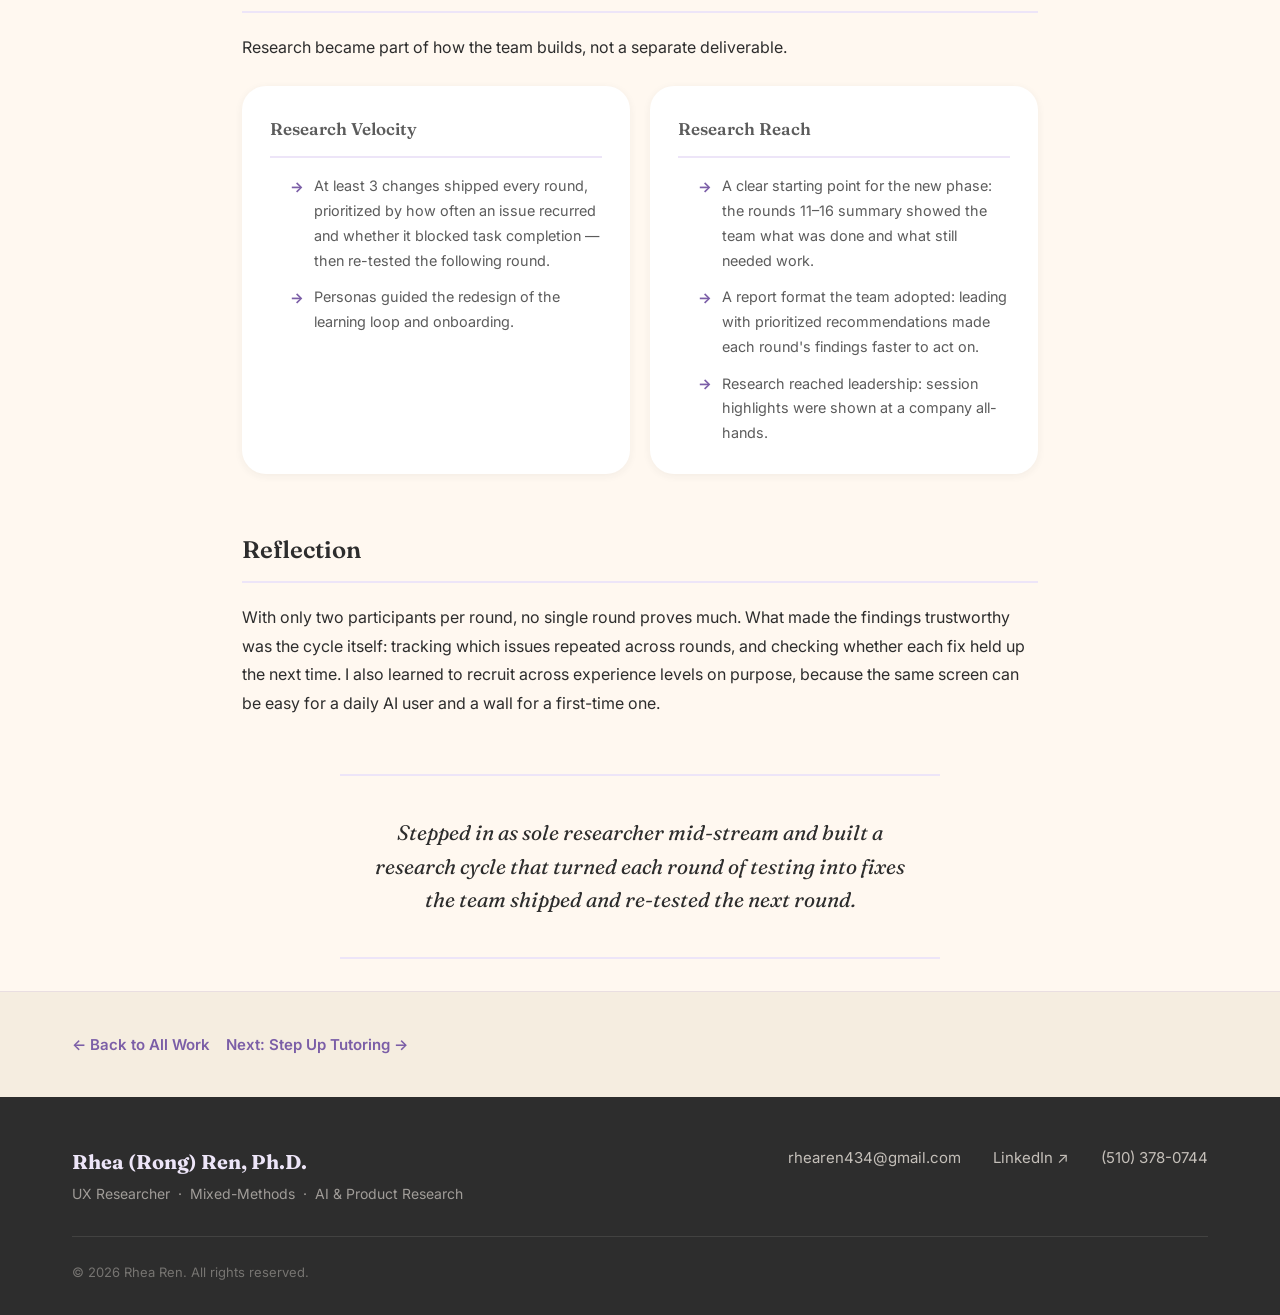
<file: case-study-ai-learning-product.html>
<!DOCTYPE html>
<html lang="en">
<head>
  <meta charset="UTF-8">
  <meta name="viewport" content="width=device-width, initial-scale=1.0">
  <title>Continuous Research for an AI Learning Product | Rhea Ren</title>
  <meta name="description" content="How Rhea Ren built a continuous usability research cycle for an AI learning product, shipping at least 3 fixes per round across five rounds of testing.">
  <meta property="og:title" content="Continuous Research for an AI Learning Product | Rhea Ren">
  <meta property="og:description" content="Sole researcher on an AI learning product in development — built a test, prioritize, fix, re-test cycle across rounds 13–17.">
  <meta property="og:type" content="website">
  <link rel="canonical" href="case-study-ai-learning-product.html">
  <link rel="preconnect" href="https://fonts.googleapis.com">
  <link rel="preconnect" href="https://fonts.gstatic.com" crossorigin>
  <link href="https://fonts.googleapis.com/css2?family=Fraunces:ital,opsz,wght@0,9..144,400..700;1,9..144,400..700&family=Inter:wght@400;500;600&display=swap" rel="stylesheet">
  <link rel="stylesheet" href="css/style.css">
  <script src="https://t.contentsquare.net/uxa/33400fa939556.js" defer></script>
</head>
<body>

  <a href="#main-content" class="skip-link">Skip to main content</a>

  <nav class="nav" aria-label="Main navigation">
    <div class="nav__inner">
      <a href="index.html" class="nav__logo">Rhea Ren</a>
      <button class="nav__hamburger" aria-expanded="false" aria-controls="nav-menu" aria-label="Toggle navigation menu">
        <span></span>
        <span></span>
        <span></span>
      </button>
      <ul class="nav__menu" id="nav-menu" role="list">
        <li><a href="index.html#work" class="nav__link">Work</a></li>
        <li><a href="testimonials.html" class="nav__link">Testimonials</a></li>
        <li><a href="about.html" class="nav__link">About</a></li>
        <li><a href="contact.html" class="nav__link nav__link--cta">Contact</a></li>
      </ul>
    </div>
  </nav>

  <main id="main-content">

    <!-- ===================== HERO ===================== -->
    <section class="cs-hero cs-hero--sky">
      <div class="container">
        <a href="index.html#work" class="cs-breadcrumb">← All Work</a>
        <h1 class="cs-hero__title">Running continuous research for an AI learning product as its sole researcher</h1>
        <p style="font-size: 0.875rem; font-style: italic; opacity: 0.75; margin: 0.75rem 0 1.5rem 0;">To protect confidentiality, this case study does not name the company or product, and visuals use sample data. I'm happy to discuss more details on request.</p>
        <div class="cs-meta">
          <div class="cs-meta__item">
            <span class="cs-meta__label">Role</span>
            <span class="cs-meta__value">Sole UX Researcher · Contract</span>
          </div>
          <div class="cs-meta__item">
            <span class="cs-meta__label">Scope</span>
            <span class="cs-meta__value">Rounds 13–17, continuing</span>
          </div>
          <div class="cs-meta__item">
            <span class="cs-meta__label">Timeline</span>
            <span class="cs-meta__value">Sep 2026 – Present</span>
          </div>
        </div>
        <div class="cs-methods">
          <span class="tag tag--sky">Moderated Usability Testing</span>
          <span class="tag tag--sky">Think-Aloud Protocol</span>
          <span class="tag tag--sky">Structured Interviews</span>
          <span class="tag tag--sky">Cumulative Personas</span>
          <span class="tag tag--sky">Research Ops</span>
        </div>
      </div>
    </section>

    <!-- ===================== CONTENT ===================== -->
    <div class="cs-content">
      <div class="container">

        <!-- Context -->
        <div class="cs-section fade-in">
          <h2 class="cs-section__title">Context</h2>
          <p style="color: #2D2D2D;">The product is an AI learning tool for working professionals. An AI trainer sits beside a real AI assistant and coaches learners while they write prompts for scenarios drawn from their own jobs.</p>
          <p style="color: #2D2D2D; margin-top: 1rem;">The team's only other researcher left two days after I joined, so I took over the research program mid-stream, starting with round 13. The product was changing every round, which meant research had to keep pace with the build rather than run as one-off studies.</p>
        </div>

        <!-- Research Questions -->
        <div class="cs-section fade-in">
          <h2 class="cs-section__title">Research Questions</h2>
          <p style="color: #2D2D2D;">Each round answered three questions, in order of importance:</p>
          <ol style="margin: 1rem 0 0 0; padding-left: 1.5rem; color: #2D2D2D; line-height: 1.9;">
            <li>Does the learning loop (practice, AI response, coaching feedback) actually help people learn?</li>
            <li>Do onboarding and the first tutorial prepare learners to use the product on their own?</li>
            <li>Does the course content feel relevant to learners' real work?</li>
          </ol>
        </div>

        <!-- Approach -->
        <div class="cs-section fade-in">
          <h2 class="cs-section__title">Approach</h2>
          <p style="color: #2D2D2D;">I ran research as a continuous cycle, so each round both found new issues and checked whether last round's fixes worked.</p>

          <style>
            .research-cycle-wrap {
              margin: 2rem 0;
              padding: 1.75rem;
              background: #eef6fd;
              border-radius: 12px;
            }
            .research-cycle-title {
              text-align: center;
              font-weight: 600;
              font-size: 0.95rem;
              color: #2d3436;
              margin: 0 0 1.5rem 0;
            }
            .research-cycle-steps {
              display: flex;
              align-items: stretch;
              gap: 0.25rem;
              justify-content: center;
            }
            .cycle-box {
              flex: 1;
              min-width: 0;
              background: white;
              border: 1.5px solid #c5e3f7;
              border-radius: 8px;
              padding: 0.875rem 0.5rem;
              text-align: center;
              font-size: 0.8rem;
              font-weight: 600;
              color: #2d3436;
              line-height: 1.3;
            }
            .cycle-box span {
              display: block;
              font-weight: 400;
              font-size: 0.72rem;
              color: #636e72;
              margin-top: 0.3rem;
            }
            .cycle-box--accent {
              background: #f0ebff;
              border-color: #6c5ce7;
              color: #6c5ce7;
            }
            .cycle-box--accent span { color: #9b8bd4; }
            .cycle-arrow {
              color: #74b9ff;
              font-size: 1rem;
              flex-shrink: 0;
              display: flex;
              align-items: center;
              padding: 0 0.1rem;
            }
            .cycle-return {
              text-align: center;
              font-size: 0.8rem;
              color: #636e72;
              font-style: italic;
              margin: 0.875rem 0 0 0;
            }
            @media (max-width: 640px) {
              .research-cycle-steps {
                flex-direction: column;
                align-items: stretch;
                gap: 0.4rem;
              }
              .cycle-box { padding: 0.75rem 1rem; font-size: 0.875rem; }
              .cycle-arrow {
                justify-content: center;
                font-size: 1.1rem;
                transform: rotate(90deg);
                padding: 0;
              }
            }
            .insights-grid {
              display: grid;
              grid-template-columns: repeat(2, 1fr);
              gap: 1.5rem;
              margin-top: 1.5rem;
            }
            .insight-card {
              background: white;
              border: 1px solid #e0e0e0;
              border-radius: 12px;
              padding: 1.5rem;
            }
            .insight-card__title {
              font-weight: 700;
              font-size: 0.95rem;
              color: #2d3436;
              margin: 0 0 1rem 0;
            }
            .insight-card__label {
              font-size: 0.72rem;
              text-transform: uppercase;
              letter-spacing: 0.05em;
              color: #6c5ce7;
              font-weight: 600;
              margin: 0.875rem 0 0.3rem 0;
            }
            .insight-card p:not(.insight-card__title):not(.insight-card__label) {
              font-size: 0.875rem;
              color: #636e72;
              line-height: 1.65;
              margin: 0;
            }
            @media (max-width: 640px) {
              .insights-grid { grid-template-columns: 1fr; }
            }
          </style>

          <div class="research-cycle-wrap">
            <p class="research-cycle-title">Every round re-tests the fixes from the round before.</p>
            <div class="research-cycle-steps">
              <div class="cycle-box">Recruit<span>novice to expert</span></div>
              <div class="cycle-arrow">→</div>
              <div class="cycle-box">Test<span>90-min sessions</span></div>
              <div class="cycle-arrow">→</div>
              <div class="cycle-box">Synthesize<span>timestamped notes</span></div>
              <div class="cycle-arrow">→</div>
              <div class="cycle-box">Prioritize<span>P0 to P2 report</span></div>
              <div class="cycle-arrow">→</div>
              <div class="cycle-box cycle-box--accent">Team fixes<span>3+ changes a round</span></div>
            </div>
            <p class="cycle-return">↺ next round re-tests the fixes</p>
          </div>

          <ul style="margin: 0; padding-left: 1.25rem; color: #2D2D2D; line-height: 1.8;">
            <li style="margin-bottom: 0.5rem;"><strong>Sessions:</strong> moderated remote sessions of about 90 minutes, with screen share and remote control. Learners thought aloud while they worked, then answered a structured interview with ratings.</li>
            <li style="margin-bottom: 0.5rem;"><strong>Participants:</strong> recruited on purpose across the range of AI experience, from daily multi-tool users to people who had only used voice assistants. Many findings split along that line, so I reported splits as splits.</li>
            <li><strong>Cadence:</strong> a new round on each new build, with the script updated to target what changed.</li>
          </ul>
        </div>

        <!-- Research System -->
        <div class="cs-section fade-in">
          <h2 class="cs-section__title">The Research System I Built</h2>
          <p style="color: #2D2D2D;">As the only researcher on a product that changed every round, I needed a system that kept synthesis fast without losing rigor.</p>

          <div style="display: grid; gap: 1.25rem; margin-top: 1.5rem;">

            <div style="background: #faf8ff; border-left: 4px solid #6c5ce7; border-radius: 8px; padding: 1.5rem;">
              <h4 style="margin: 0 0 0.5rem 0; color: #2d3436;">Timestamped note-taking sheet</h4>
              <p style="margin: 0; color: #636e72; line-height: 1.6;">I log each participant's path and every issue against the session time, so patterns are quick to spot and every quote traces back to a moment in the recording.</p>
            </div>

            <div style="background: #faf8ff; border-left: 4px solid #6c5ce7; border-radius: 8px; padding: 1.5rem;">
              <h4 style="margin: 0 0 0.5rem 0; color: #2d3436;">AI-assisted workflows</h4>
              <p style="margin: 0; color: #636e72; line-height: 1.6;">I use a Claude skill to draft each round's report from my notes, then review and revise it. I gathered the team's feedback on the report and updated the skill to match: prioritized recommendations now come first, durable findings second, and perishable UI details last — a format the team liked. I also built additional Claude skills for team update messages and participant recruiting, so routine work takes less of each round.</p>
            </div>

            <div style="background: #faf8ff; border-left: 4px solid #6c5ce7; border-radius: 8px; padding: 1.5rem;">
              <h4 style="margin: 0 0 0.5rem 0; color: #2d3436;">Prioritization with a success bar</h4>
              <p style="margin: 0; color: #636e72; line-height: 1.6;">Each recommendation is ranked P0 to P2 and paired with "what success looks like," so the next round can check whether a fix actually worked. Priority depends on two things: whether an issue has shown up in earlier rounds, and whether it blocked learners from completing the task.</p>
            </div>

            <div style="background: #faf8ff; border-left: 4px solid #6c5ce7; border-radius: 8px; padding: 1.5rem;">
              <h4 style="margin: 0 0 0.5rem 0; color: #2d3436;">Cumulative personas</h4>
              <p style="margin: 0; color: #636e72; line-height: 1.6;">Four persona cards — such as a "Pragmatic Operator" and an "Anxious Knowledge Worker" — are updated every round instead of rebuilt, with each new participant added as evidence.</p>
            </div>

            <div style="background: #faf8ff; border-left: 4px solid #6c5ce7; border-radius: 8px; padding: 1.5rem;">
              <h4 style="margin: 0 0 0.5rem 0; color: #2d3436;">Cross-round summary at a phase change</h4>
              <p style="margin: 0; color: #636e72; line-height: 1.6;">When the product moved into a new phase at round 17, I wrote a summary of rounds 11 to 16 so the team could see which issues had been resolved and which were still open before the new phase began.</p>
            </div>

            <div style="background: #faf8ff; border-left: 4px solid #6c5ce7; border-radius: 8px; padding: 1.5rem;">
              <h4 style="margin: 0 0 0.5rem 0; color: #2d3436;">Built-in rigor</h4>
              <p style="margin: 0; color: #636e72; line-height: 1.6;">Every report opens with a methods caveat (small samples, moderator help, what was not tested), marks findings that repeat earlier rounds, and lists protocol fixes for the next round.</p>
            </div>

          </div>
        </div>

        <!-- Key Insights -->
        <div class="cs-section fade-in">
          <h2 class="cs-section__title">Key Insights</h2>
          <p style="color: #2D2D2D;">Specific findings changed from round to round, but they kept falling into four themes. I tracked each theme across rounds, so the team could see which problems were solved and which kept coming back.</p>

          <div class="insights-grid">

            <div class="insight-card">
              <p class="insight-card__title">1. Onboarding that prepares learners</p>
              <p class="insight-card__label">What we kept seeing</p>
              <p>Learners arrived with very different AI backgrounds. First-time users didn't know where to type or what the course would teach; experienced users wanted to skip the basics.</p>
              <p class="insight-card__label">What it led to</p>
              <p>Ask about AI experience at setup, introduce each part of the interface step by step, and show the learning path before practice starts.</p>
            </div>

            <div class="insight-card">
              <p class="insight-card__title">2. Trust in the AI trainer</p>
              <p class="insight-card__label">What we kept seeing</p>
              <p>Learners relied on the trainer only when it responded to what they were actually doing. Vague directions, replies to background talk, and doing a step for the learner all eroded that trust.</p>
              <p class="insight-card__label">What it led to</p>
              <p>Clear visual separation between the trainer and the AI tool, explicit guidance tied to the lesson goal, and hints that escalate instead of doing the work.</p>
            </div>

            <div class="insight-card">
              <p class="insight-card__title">3. Getting comfortable with the learning loop quickly</p>
              <p class="insight-card__label">What we kept seeing</p>
              <p>Prior AI experience shaped how fast learners settled in. Daily AI users moved quickly; voice-assistant users expected to talk to the AI and needed more guidance to complete tasks.</p>
              <p class="insight-card__label">What it led to</p>
              <p>A tutorial that ends with "type to the AI here, talk to the trainer," and controls that are easy to tell apart.</p>
            </div>

            <div class="insight-card">
              <p class="insight-card__title">4. Learning gains and return</p>
              <p class="insight-card__label">What we kept seeing</p>
              <p>Scenarios drawn from learners' own jobs were consistently the strongest value driver, and learners left with concrete prompt-writing habits. Self-ratings, though, ran ahead of what we observed.</p>
              <p class="insight-card__label">What it led to</p>
              <p>A "show me what you learned" check added to the protocol, alongside relevance and likelihood-to-return ratings.</p>
            </div>

          </div>
        </div>

        <!-- Spotlights -->
        <div class="cs-section fade-in">
          <h2 class="cs-section__title">Spotlights: From finding to fix</h2>

          <div class="insights-grid">

            <div class="insight-card">
              <p class="insight-card__title">Making practice feel like real work</p>
              <p class="insight-card__label">What we saw</p>
              <p>Since early rounds, learners had found practice tasks too generic to connect to their own jobs. It was a known issue that hadn't been resolved.</p>
              <p class="insight-card__label">What I did</p>
              <p>I kept tracking it as a recurring finding, so it stayed a priority in each round's recommendations.</p>
              <p class="insight-card__label">What changed</p>
              <p>The team added a few background questions at setup and used them to tailor each practice task to the learner's role and industry.</p>
              <p class="insight-card__label">What the retest showed</p>
              <p>In my rounds, learners consistently rated their scenarios as highly relevant, and job-based practice became the product's strongest value driver.</p>
            </div>

            <div class="insight-card">
              <p class="insight-card__title">Re-testing onboarding</p>
              <p class="insight-card__label">What we saw</p>
              <p>Learners weren't sure how to use the product even after onboarding.</p>
              <p class="insight-card__label">What changed</p>
              <p>The team turned part of onboarding into a hands-on tutorial unit, so learners practice using the tool before real lessons begin.</p>
              <p class="insight-card__label">What the retest showed</p>
              <p>Experienced AI users moved through it easily, but first-time users still needed more guidance, such as where to type. That led to the next round's recommendations: highlight each part of the interface and end the tutorial by saying where to type.</p>
            </div>

          </div>
        </div>

        <!-- Impact -->
        <div class="cs-section fade-in">
          <h2 class="cs-section__title">Impact</h2>
          <p style="color: #2D2D2D;">Research became part of how the team builds, not a separate deliverable.</p>

          <div class="impact-grid" style="margin-top: 1.5rem;">

            <div class="impact-card">
              <p class="impact-card__title">Research Velocity</p>
              <ul style="margin: 0.5rem 0 0 0; padding-left: 1.25rem; font-size: 0.9rem; color: #2D2D2D; line-height: 1.72;">
                <li>At least 3 changes shipped every round, prioritized by how often an issue recurred and whether it blocked task completion — then re-tested the following round.</li>
                <li>Personas guided the redesign of the learning loop and onboarding.</li>
              </ul>
            </div>

            <div class="impact-card">
              <p class="impact-card__title">Research Reach</p>
              <ul style="margin: 0.5rem 0 0 0; padding-left: 1.25rem; font-size: 0.9rem; color: #2D2D2D; line-height: 1.72;">
                <li>A clear starting point for the new phase: the rounds 11–16 summary showed the team what was done and what still needed work.</li>
                <li>A report format the team adopted: leading with prioritized recommendations made each round's findings faster to act on.</li>
                <li>Research reached leadership: session highlights were shown at a company all-hands.</li>
              </ul>
            </div>

          </div>
        </div>

        <!-- Reflection -->
        <div class="cs-section fade-in">
          <h2 class="cs-section__title">Reflection</h2>
          <p style="color: #2D2D2D;">With only two participants per round, no single round proves much. What made the findings trustworthy was the cycle itself: tracking which issues repeated across rounds, and checking whether each fix held up the next time. I also learned to recruit across experience levels on purpose, because the same screen can be easy for a daily AI user and a wall for a first-time one.</p>
        </div>

        <!-- Impact Statement -->
        <div class="cs-section fade-in">
          <div class="cs-impact-statement">
            <p>Stepped in as sole researcher mid-stream and built a research cycle that turned each round of testing into fixes the team shipped and re-tested the next round.</p>
          </div>
        </div>

      </div>
    </div>

    <!-- ===================== CASE STUDY NAV ===================== -->
    <section class="cs-nav" aria-label="Case study navigation">
      <div class="container">
        <div class="cs-nav__inner">
          <a href="index.html#work" class="cs-nav__link cs-nav__link--back">← Back to All Work</a>
          <a href="case-study-step-up-tutoring.html" class="cs-nav__link cs-nav__link--next">Next: Step Up Tutoring →</a>
        </div>
      </div>
    </section>

  </main>

  <footer class="footer">
    <div class="container">
      <div class="footer__inner">
        <div class="footer__brand">
          <p class="footer__name">Rhea (Rong) Ren, Ph.D.</p>
          <p class="footer__tagline">UX Researcher &nbsp;·&nbsp; Mixed-Methods &nbsp;·&nbsp; AI &amp; Product Research</p>
        </div>
        <nav class="footer__links" aria-label="Footer links">
          <a href="mailto:rhearen434@gmail.com">rhearen434@gmail.com</a>
          <a href="https://linkedin.com/in/rrenasu/" target="_blank" rel="noopener noreferrer">LinkedIn ↗</a>
          <a href="tel:+15103780744">(510) 378-0744</a>
        </nav>
      </div>
      <p class="footer__copy">© 2026 Rhea Ren. All rights reserved.</p>
    </div>
  </footer>

  <script src="js/main.js"></script>
</body>
</html>
</file>
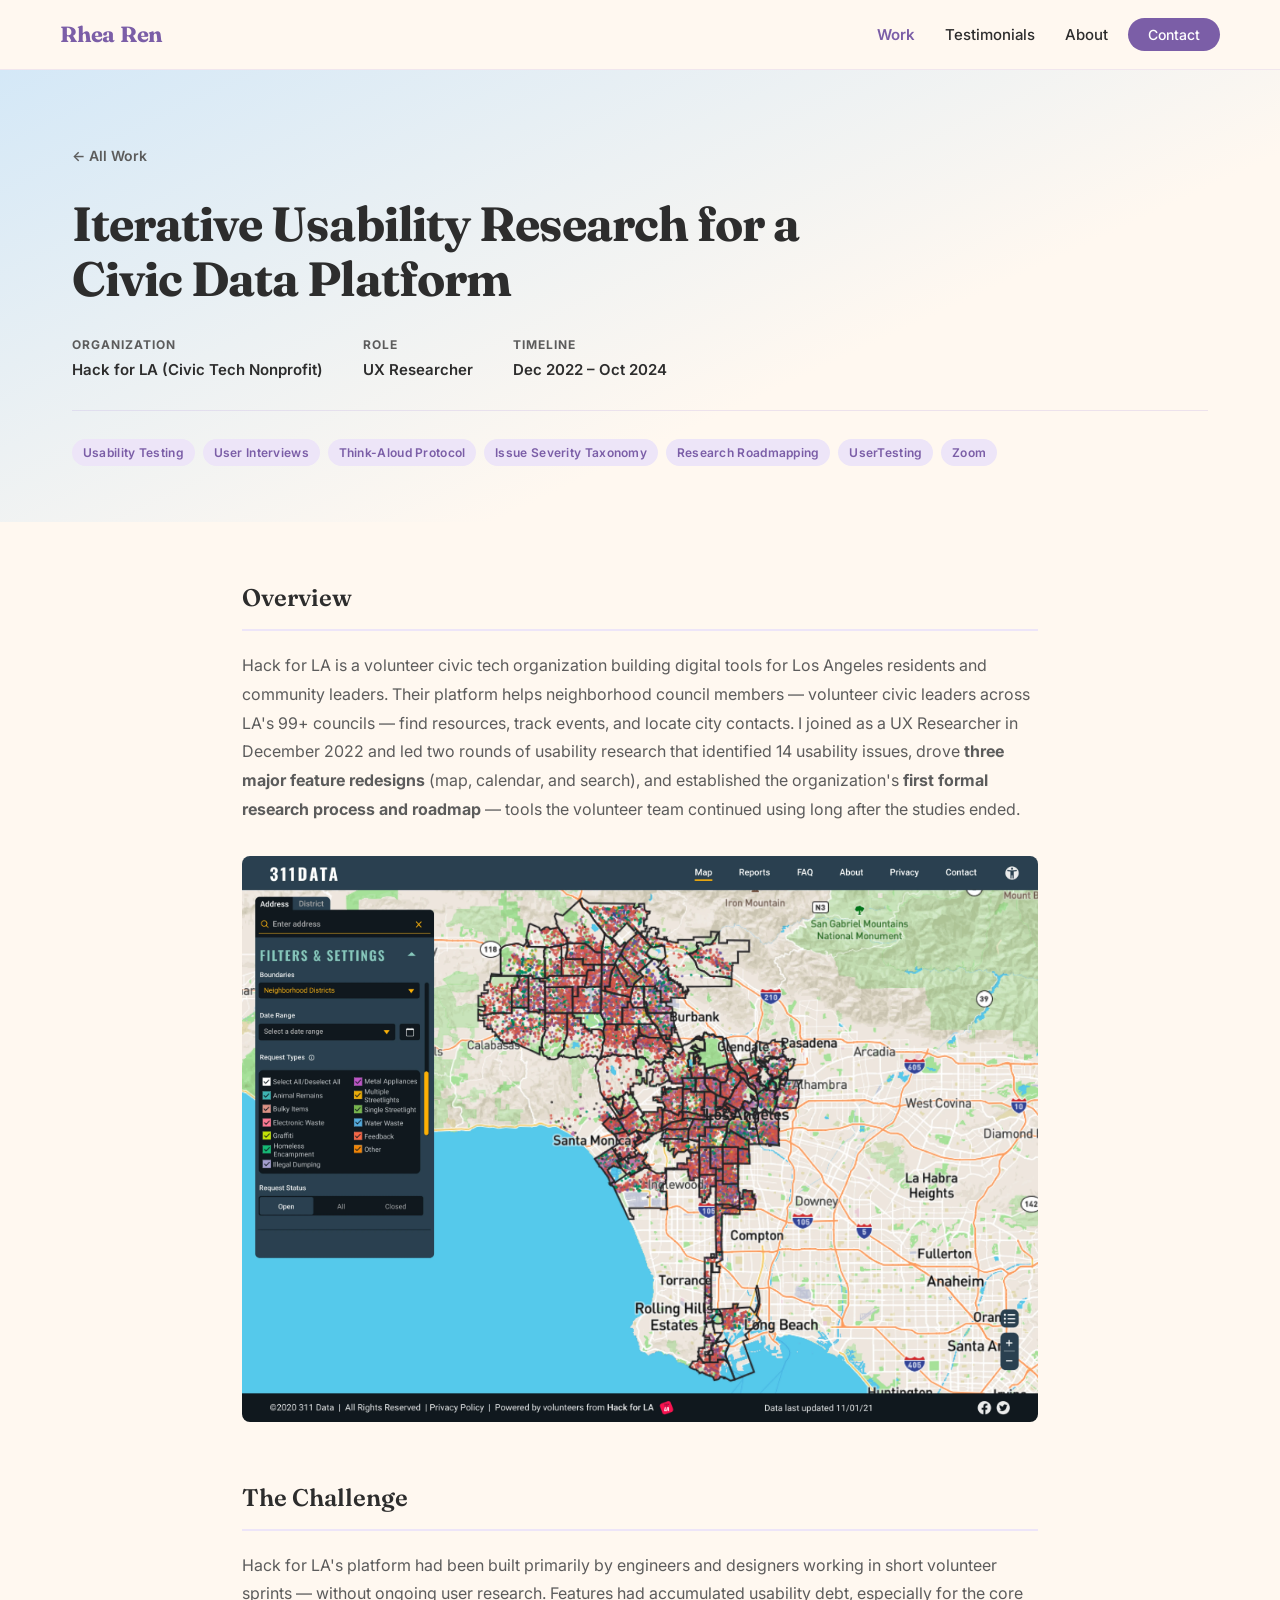
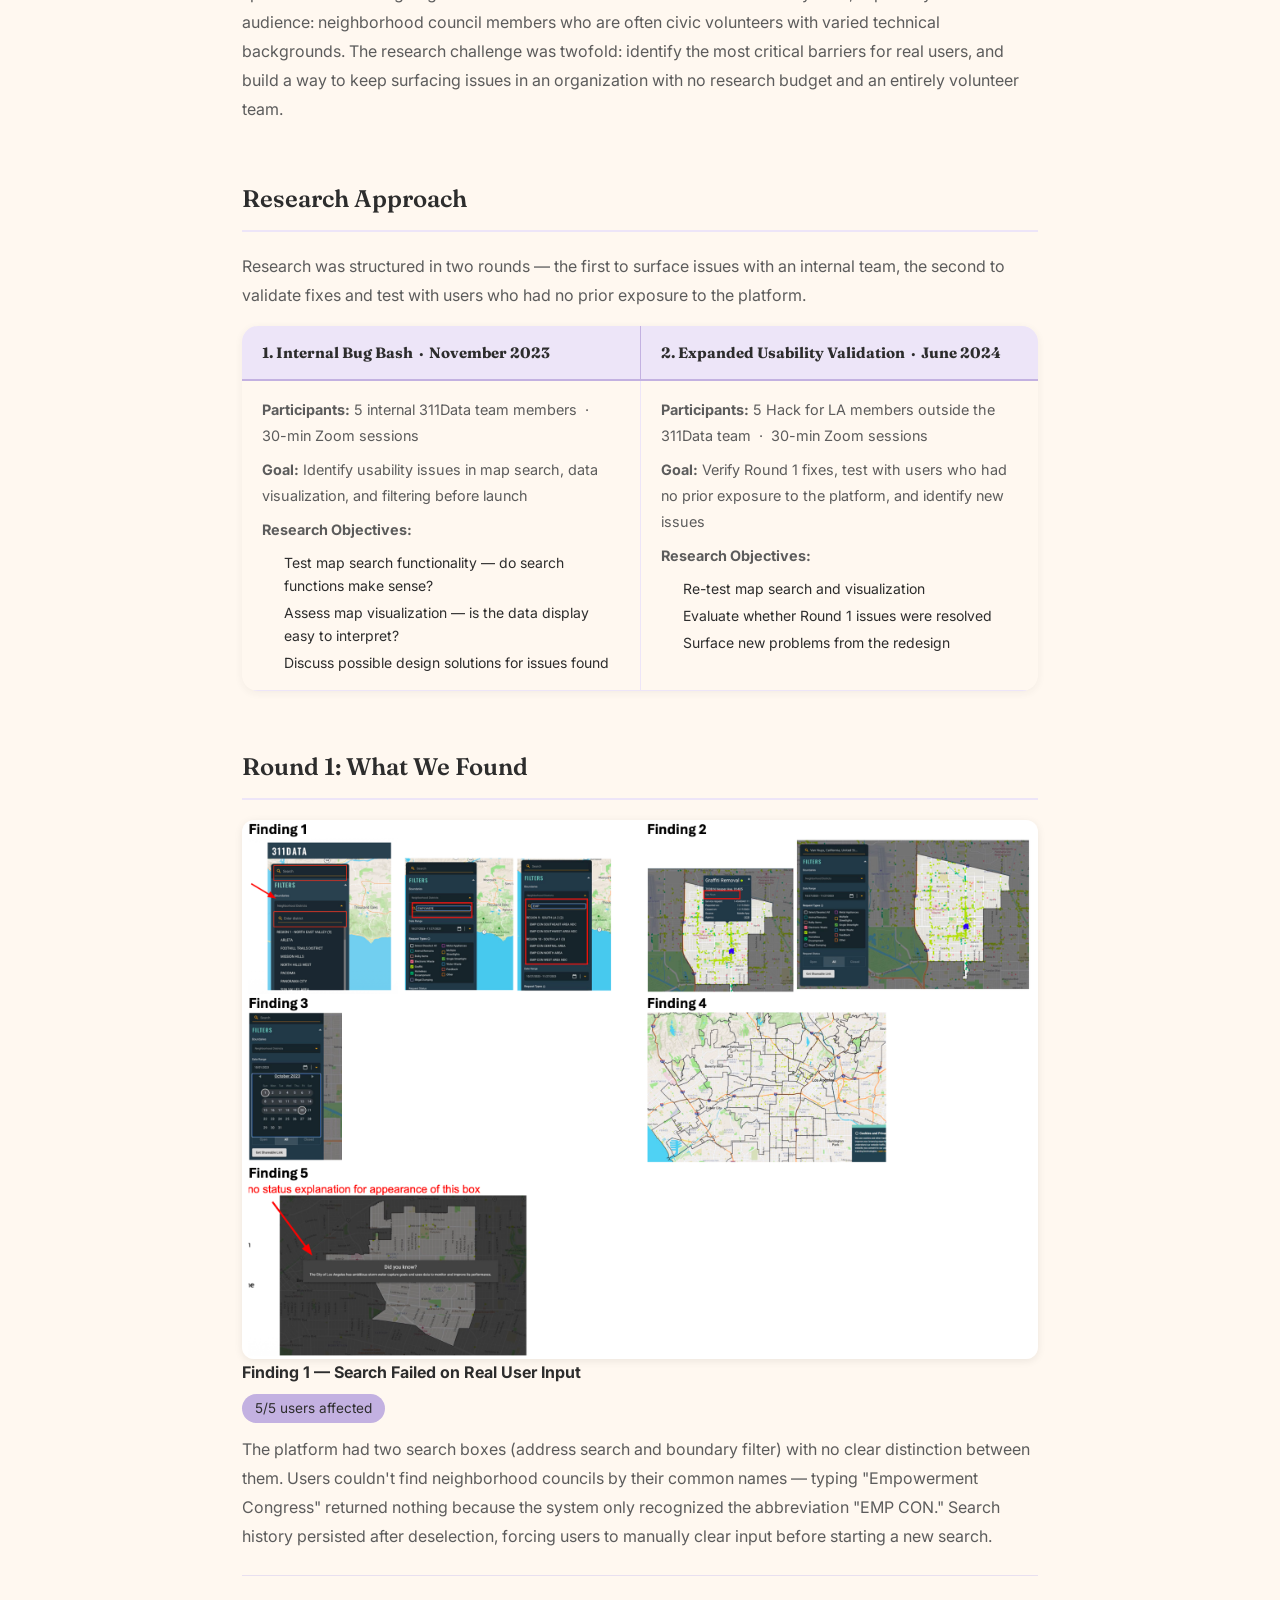
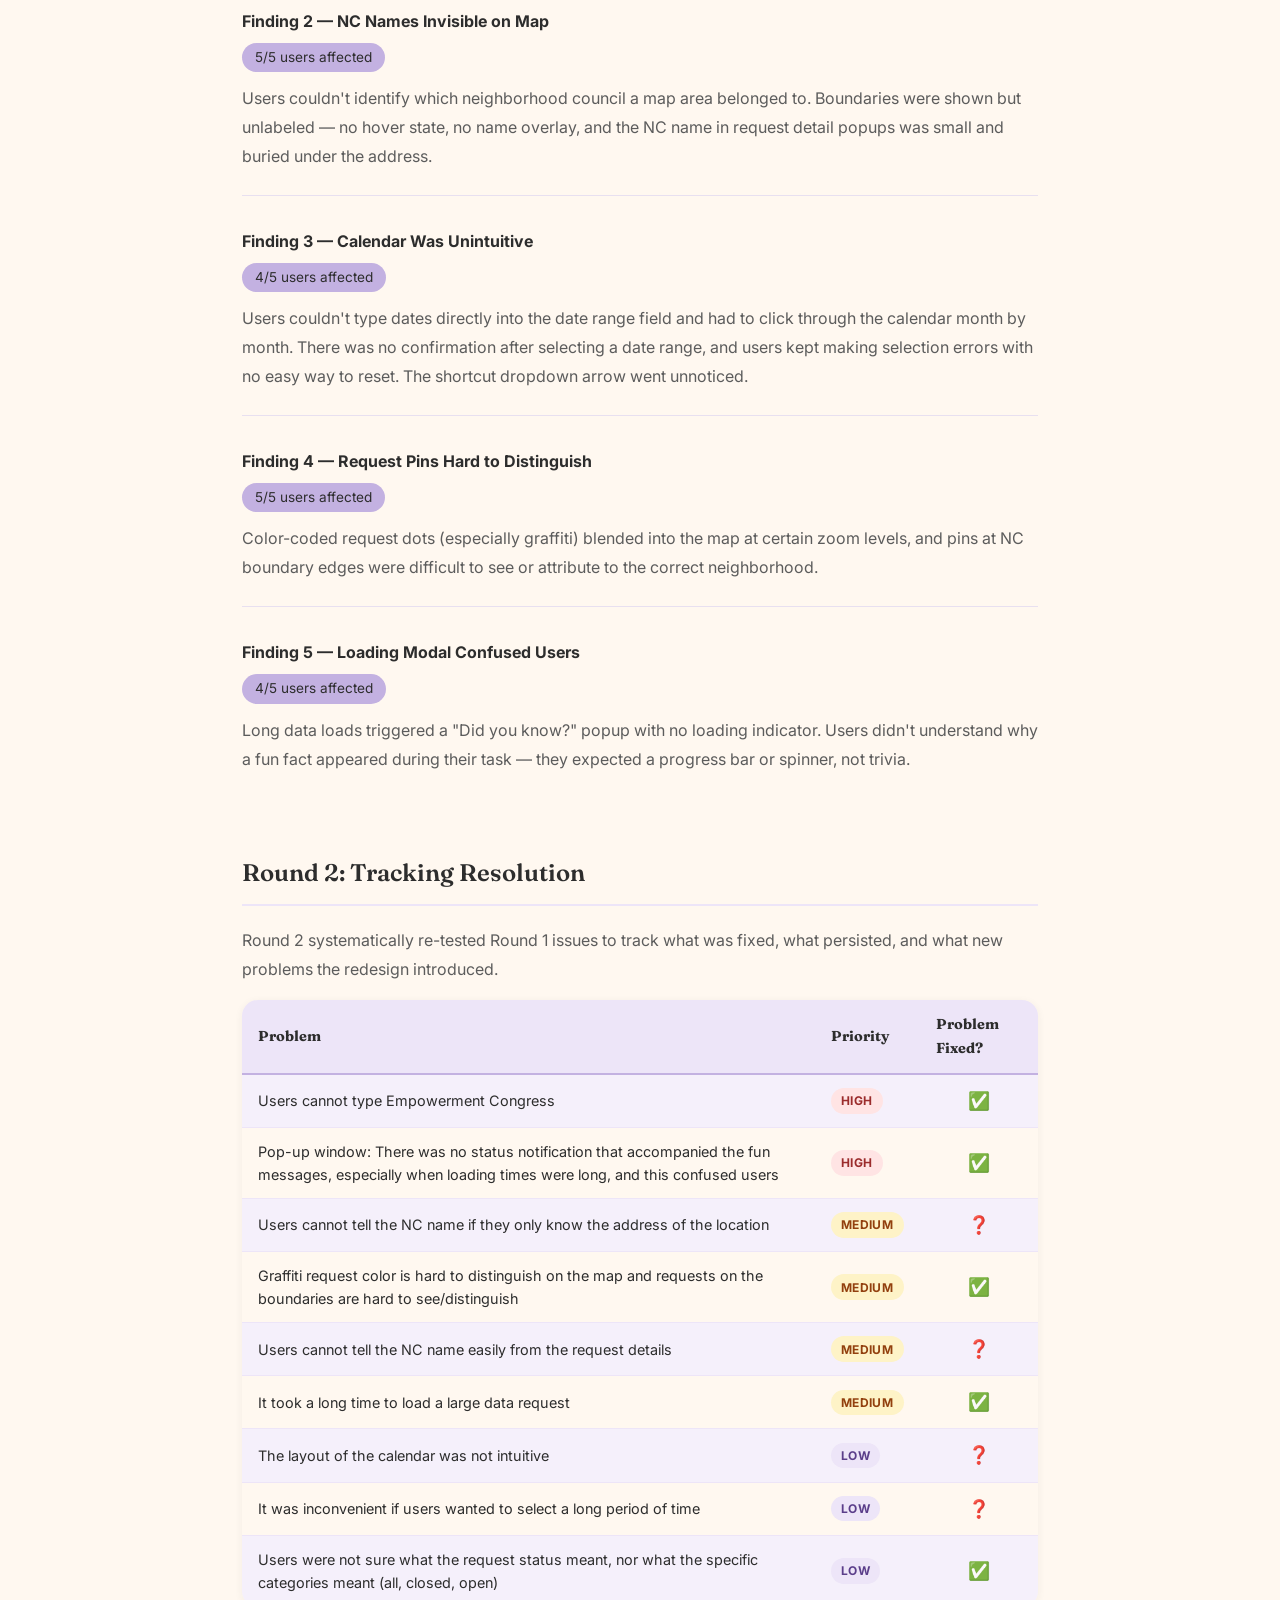
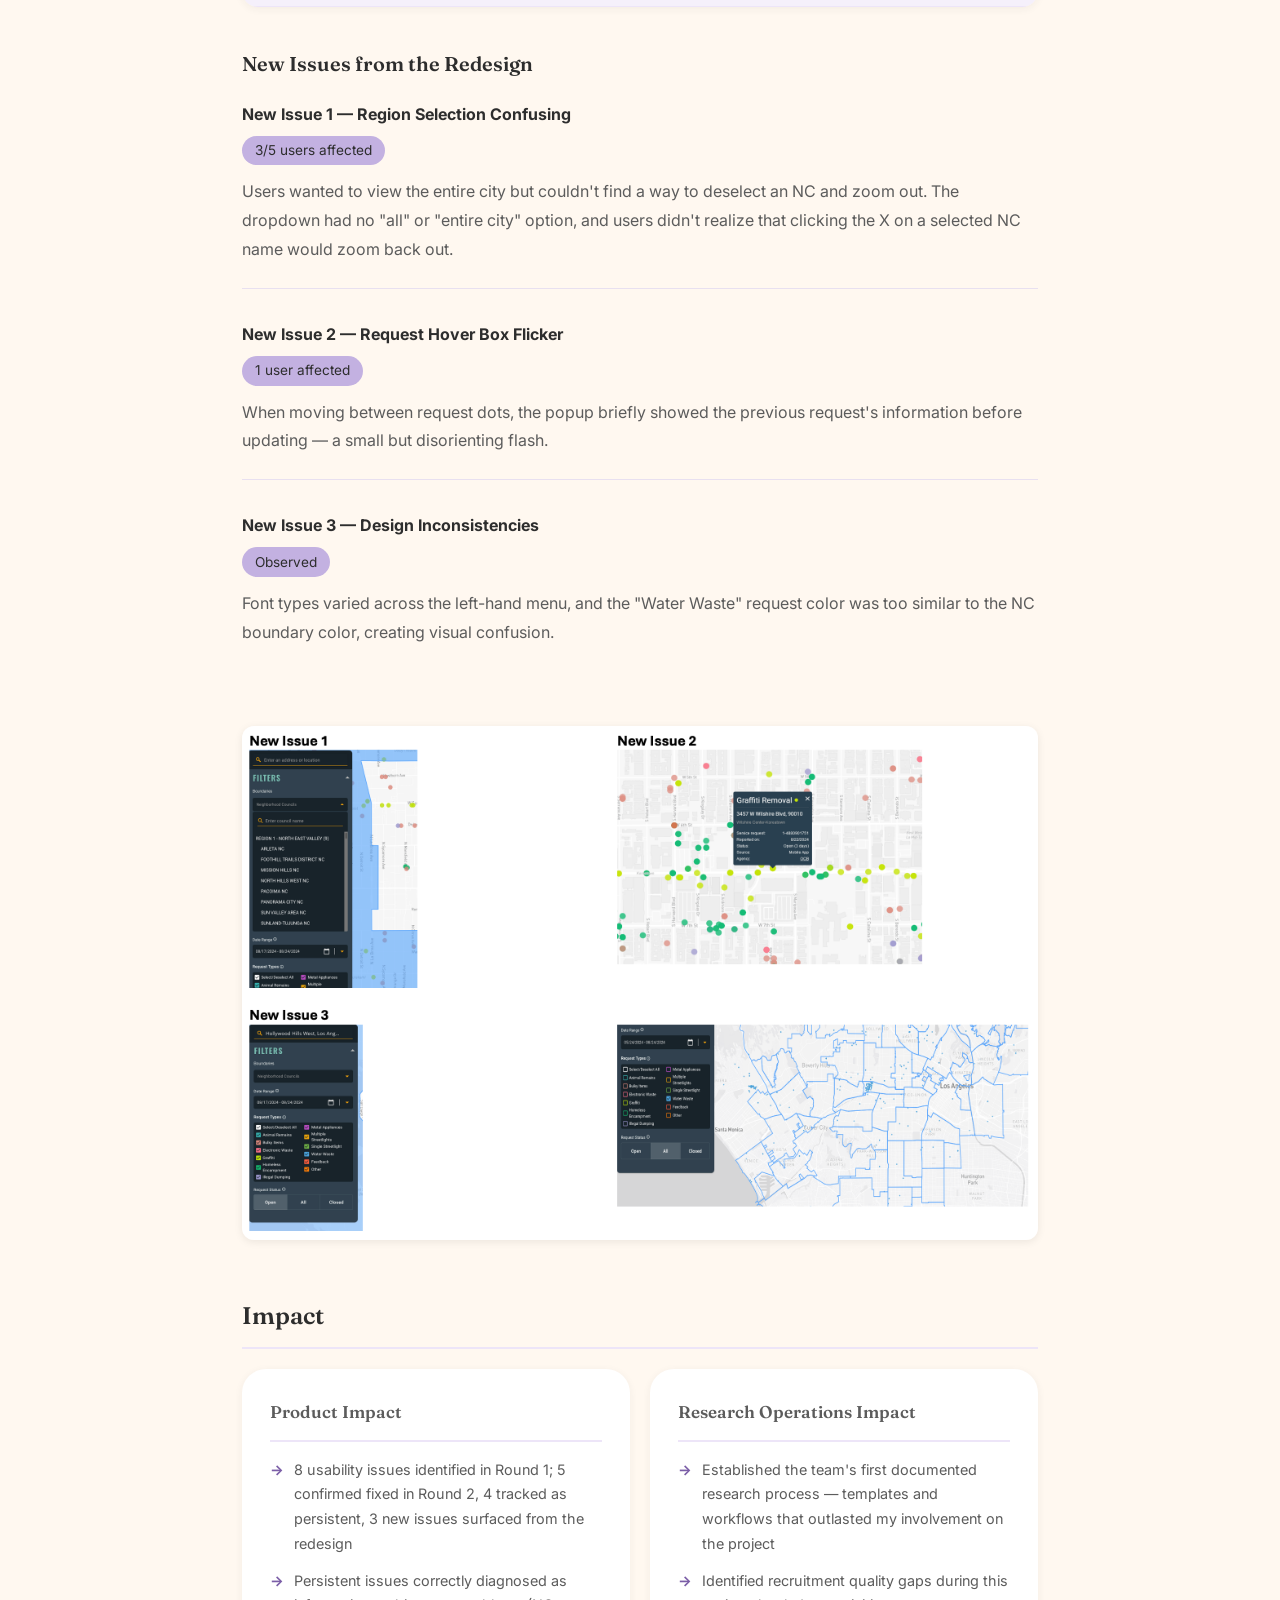
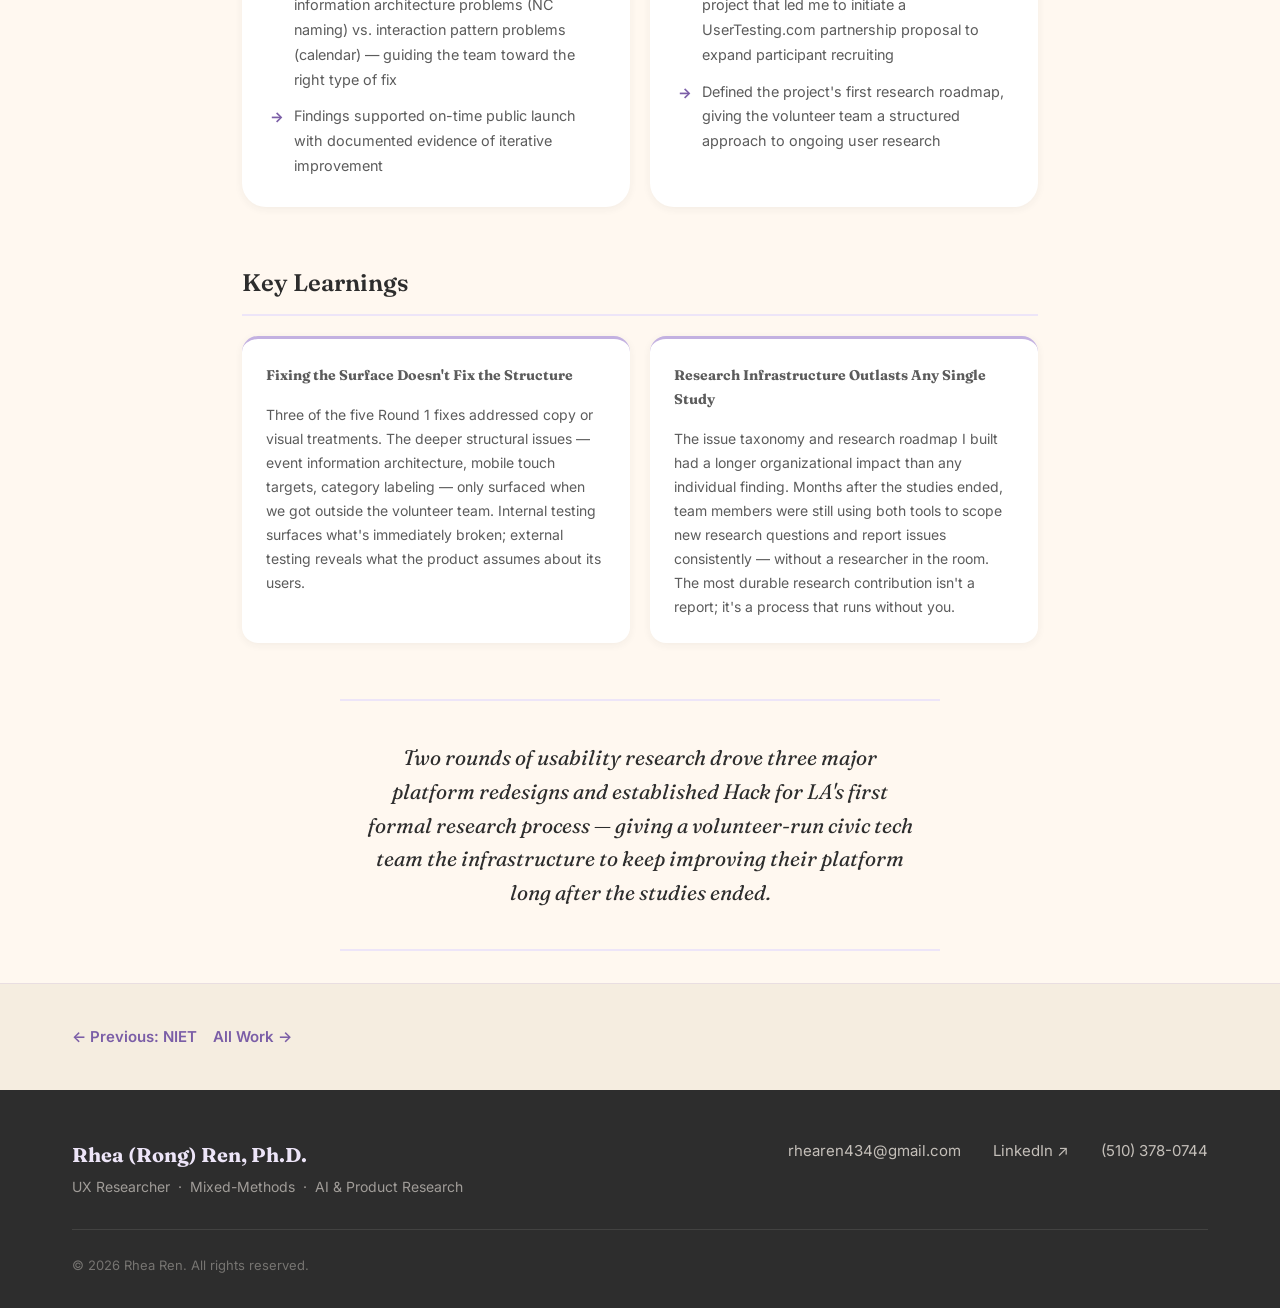
<file: case-study-hack-for-la.html>
<!DOCTYPE html>
<html lang="en">
<head>
  <meta charset="UTF-8">
  <meta name="viewport" content="width=device-width, initial-scale=1.0">
  <title>Hack for LA — Iterative Usability Research for a Civic Data Platform | Rhea Ren</title>
  <meta name="description" content="How Rhea Ren led two rounds of usability research at Hack for LA, driving redesigns of key civic platform features and establishing a scalable research process for a volunteer-run team.">
  <meta property="og:title" content="Iterative Usability Research for a Civic Data Platform | Rhea Ren">
  <meta property="og:description" content="Two rounds of usability research — 3 major feature redesigns, first research roadmap, and a research process that outlasted the studies.">
  <meta property="og:type" content="website">
  <link rel="canonical" href="case-study-hack-for-la.html">
  <link rel="preconnect" href="https://fonts.googleapis.com">
  <link rel="preconnect" href="https://fonts.gstatic.com" crossorigin>
  <link href="https://fonts.googleapis.com/css2?family=Fraunces:ital,opsz,wght@0,9..144,400..700;1,9..144,400..700&family=Inter:wght@400;500;600&display=swap" rel="stylesheet">
  <link rel="stylesheet" href="css/style.css">
  <script src="https://t.contentsquare.net/uxa/33400fa939556.js" defer></script>

</head>
<body>

  <a href="#main-content" class="skip-link">Skip to main content</a>

  <nav class="nav" aria-label="Main navigation">
    <div class="nav__inner">
      <a href="index.html" class="nav__logo">Rhea Ren</a>
      <button class="nav__hamburger" aria-expanded="false" aria-controls="nav-menu" aria-label="Toggle navigation menu">
        <span></span>
        <span></span>
        <span></span>
      </button>
      <ul class="nav__menu" id="nav-menu" role="list">
        <li><a href="index.html#work" class="nav__link">Work</a></li>
        <li><a href="testimonials.html" class="nav__link">Testimonials</a></li>
        <li><a href="about.html" class="nav__link">About</a></li>
        <li><a href="contact.html" class="nav__link nav__link--cta">Contact</a></li>
      </ul>
    </div>
  </nav>

  <main id="main-content">

    <!-- ===================== HERO ===================== -->
    <section class="cs-hero cs-hero--sky">
      <div class="container">
        <a href="index.html#work" class="cs-breadcrumb">← All Work</a>
        <h1 class="cs-hero__title">Iterative Usability Research for a Civic Data Platform</h1>
        <div class="cs-meta">
          <div class="cs-meta__item">
            <span class="cs-meta__label">Organization</span>
            <span class="cs-meta__value">Hack for LA (Civic Tech Nonprofit)</span>
          </div>
          <div class="cs-meta__item">
            <span class="cs-meta__label">Role</span>
            <span class="cs-meta__value">UX Researcher</span>
          </div>
          <div class="cs-meta__item">
            <span class="cs-meta__label">Timeline</span>
            <span class="cs-meta__value">Dec 2022 – Oct 2024</span>
          </div>
        </div>
        <div class="cs-methods">
          <span class="tag">Usability Testing</span>
          <span class="tag">User Interviews</span>
          <span class="tag">Think-Aloud Protocol</span>
          <span class="tag">Issue Severity Taxonomy</span>
          <span class="tag">Research Roadmapping</span>
          <span class="tag">UserTesting</span>
          <span class="tag">Zoom</span>
        </div>
      </div>
    </section>

    <!-- ===================== CONTENT ===================== -->
    <div class="cs-content">
      <div class="container">

        <!-- Overview -->
        <div class="cs-section fade-in">
          <h2 class="cs-section__title">Overview</h2>
          <p>Hack for LA is a volunteer civic tech organization building digital tools for Los Angeles residents and community leaders. Their platform helps neighborhood council members — volunteer civic leaders across LA's 99+ councils — find resources, track events, and locate city contacts. I joined as a UX Researcher in December 2022 and led two rounds of usability research that identified 14 usability issues, drove <strong>three major feature redesigns</strong> (map, calendar, and search), and established the organization's <strong>first formal research process and roadmap</strong> — tools the volunteer team continued using long after the studies ended.</p>
          <img
            src="assets/case-study-hack-for-la.jpg"
            alt="Hack for LA civic platform case study"
            style="width: 100%; border-radius: 8px; margin: 2rem 0;"
            onerror="this.style.display='none';"
          >
        </div>

        <!-- The Challenge -->
        <div class="cs-section fade-in">
          <h2 class="cs-section__title">The Challenge</h2>
          <p>Hack for LA's platform had been built primarily by engineers and designers working in short volunteer sprints — without ongoing user research. Features had accumulated usability debt, especially for the core audience: neighborhood council members who are often civic volunteers with varied technical backgrounds. The research challenge was twofold: identify the most critical barriers for real users, and build a way to keep surfacing issues in an organization with no research budget and an entirely volunteer team.</p>
        </div>

        <!-- Research Approach -->
        <div class="cs-section fade-in">
          <h2 class="cs-section__title">Research Approach</h2>
          <p>Research was structured in two rounds — the first to surface issues with an internal team, the second to validate fixes and test with users who had no prior exposure to the platform.</p>
          <div class="cs-table-wrap">
            <table class="rounds-table">
              <thead>
                <tr>
                  <th>1. Internal Bug Bash &nbsp;·&nbsp; November 2023</th>
                  <th>2. Expanded Usability Validation &nbsp;·&nbsp; June 2024</th>
                </tr>
              </thead>
              <tbody>
                <tr>
                  <td style="vertical-align: top; padding: 1rem 1.25rem;">
                    <p><strong>Participants:</strong> 5 internal 311Data team members &nbsp;·&nbsp; 30-min Zoom sessions</p>
                    <p><strong>Goal:</strong> Identify usability issues in map search, data visualization, and filtering before launch</p>
                    <p><strong>Research Objectives:</strong></p>
                    <ol style="color: #2D2D2D;">
                      <li>Test map search functionality — do search functions make sense?</li>
                      <li>Assess map visualization — is the data display easy to interpret?</li>
                      <li>Discuss possible design solutions for issues found</li>
                    </ol>
                  </td>
                  <td style="vertical-align: top; padding: 1rem 1.25rem;">
                    <p><strong>Participants:</strong> 5 Hack for LA members outside the 311Data team &nbsp;·&nbsp; 30-min Zoom sessions</p>
                    <p><strong>Goal:</strong> Verify Round 1 fixes, test with users who had no prior exposure to the platform, and identify new issues</p>
                    <p><strong>Research Objectives:</strong></p>
                    <ol style="color: #2D2D2D;">
                      <li>Re-test map search and visualization</li>
                      <li>Evaluate whether Round 1 issues were resolved</li>
                      <li>Surface new problems from the redesign</li>
                    </ol>
                  </td>
                </tr>
              </tbody>
            </table>
          </div>
        </div>

        <!-- Round 1 Findings -->
        <div class="cs-section fade-in">
          <h2 class="cs-section__title">Round 1: What We Found</h2>

          <img src="assets/hackforla-round1.png" alt="311Data Round 1 usability findings — annotated screenshots of search, map, calendar, and popup issues" style="width:100%; border-radius:12px; box-shadow: 0 2px 8px rgba(0,0,0,0.08);">

          <div class="finding">
            <h3><strong>Finding 1 — Search Failed on Real User Input</strong></h3>
            <span class="severity-badge">5/5 users affected</span>
            <p>The platform had two search boxes (address search and boundary filter) with no clear distinction between them. Users couldn't find neighborhood councils by their common names — typing "Empowerment Congress" returned nothing because the system only recognized the abbreviation "EMP CON." Search history persisted after deselection, forcing users to manually clear input before starting a new search.</p>
          </div>

          <div class="finding">
            <h3><strong>Finding 2 — NC Names Invisible on Map</strong></h3>
            <span class="severity-badge">5/5 users affected</span>
            <p>Users couldn't identify which neighborhood council a map area belonged to. Boundaries were shown but unlabeled — no hover state, no name overlay, and the NC name in request detail popups was small and buried under the address.</p>
          </div>

          <div class="finding">
            <h3><strong>Finding 3 — Calendar Was Unintuitive</strong></h3>
            <span class="severity-badge">4/5 users affected</span>
            <p>Users couldn't type dates directly into the date range field and had to click through the calendar month by month. There was no confirmation after selecting a date range, and users kept making selection errors with no easy way to reset. The shortcut dropdown arrow went unnoticed.</p>
          </div>

          <div class="finding">
            <h3><strong>Finding 4 — Request Pins Hard to Distinguish</strong></h3>
            <span class="severity-badge">5/5 users affected</span>
            <p>Color-coded request dots (especially graffiti) blended into the map at certain zoom levels, and pins at NC boundary edges were difficult to see or attribute to the correct neighborhood.</p>
          </div>

          <div class="finding">
            <h3><strong>Finding 5 — Loading Modal Confused Users</strong></h3>
            <span class="severity-badge">4/5 users affected</span>
            <p>Long data loads triggered a "Did you know?" popup with no loading indicator. Users didn't understand why a fun fact appeared during their task — they expected a progress bar or spinner, not trivia.</p>
          </div>
        </div>

        <!-- Round 2 — Issue Tracking Table -->
        <div class="cs-section fade-in">
          <h2 class="cs-section__title">Round 2: Tracking Resolution</h2>
          <p>Round 2 systematically re-tested Round 1 issues to track what was fixed, what persisted, and what new problems the redesign introduced.</p>
          <div class="cs-table-wrap">
            <table class="tracking-table">
              <thead>
                <tr>
                  <th>Problem</th>
                  <th>Priority</th>
                  <th>Problem Fixed?</th>
                </tr>
              </thead>
              <tbody>
                <tr class="tracking-row--alt">
                  <td data-label="Problem">Users cannot type Empowerment Congress</td>
                  <td data-label="Priority"><span class="priority-badge priority-badge--high">High</span></td>
                  <td data-label="Problem Fixed?">✅</td>
                </tr>
                <tr>
                  <td data-label="Problem">Pop-up window: There was no status notification that accompanied the fun messages, especially when loading times were long, and this confused users</td>
                  <td data-label="Priority"><span class="priority-badge priority-badge--high">High</span></td>
                  <td data-label="Problem Fixed?">✅</td>
                </tr>
                <tr class="tracking-row--alt">
                  <td data-label="Problem">Users cannot tell the NC name if they only know the address of the location</td>
                  <td data-label="Priority"><span class="priority-badge priority-badge--medium">Medium</span></td>
                  <td data-label="Problem Fixed?">❓</td>
                </tr>
                <tr>
                  <td data-label="Problem">Graffiti request color is hard to distinguish on the map and requests on the boundaries are hard to see/distinguish</td>
                  <td data-label="Priority"><span class="priority-badge priority-badge--medium">Medium</span></td>
                  <td data-label="Problem Fixed?">✅</td>
                </tr>
                <tr class="tracking-row--alt">
                  <td data-label="Problem">Users cannot tell the NC name easily from the request details</td>
                  <td data-label="Priority"><span class="priority-badge priority-badge--medium">Medium</span></td>
                  <td data-label="Problem Fixed?">❓</td>
                </tr>
                <tr>
                  <td data-label="Problem">It took a long time to load a large data request</td>
                  <td data-label="Priority"><span class="priority-badge priority-badge--medium">Medium</span></td>
                  <td data-label="Problem Fixed?">✅</td>
                </tr>
                <tr class="tracking-row--alt">
                  <td data-label="Problem">The layout of the calendar was not intuitive</td>
                  <td data-label="Priority"><span class="priority-badge priority-badge--low">Low</span></td>
                  <td data-label="Problem Fixed?">❓</td>
                </tr>
                <tr>
                  <td data-label="Problem">It was inconvenient if users wanted to select a long period of time</td>
                  <td data-label="Priority"><span class="priority-badge priority-badge--low">Low</span></td>
                  <td data-label="Problem Fixed?">❓</td>
                </tr>
                <tr class="tracking-row--alt">
                  <td data-label="Problem">Users were not sure what the request status meant, nor what the specific categories meant (all, closed, open)</td>
                  <td data-label="Priority"><span class="priority-badge priority-badge--low">Low</span></td>
                  <td data-label="Problem Fixed?">✅</td>
                </tr>
              </tbody>
            </table>
          </div>

          <h3 class="cs-section__subtitle" style="margin-top: 2.5rem;">New Issues from the Redesign</h3>

          <div class="finding">
            <h3><strong>New Issue 1 — Region Selection Confusing</strong></h3>
            <span class="severity-badge">3/5 users affected</span>
            <p>Users wanted to view the entire city but couldn't find a way to deselect an NC and zoom out. The dropdown had no "all" or "entire city" option, and users didn't realize that clicking the X on a selected NC name would zoom back out.</p>
          </div>

          <div class="finding">
            <h3><strong>New Issue 2 — Request Hover Box Flicker</strong></h3>
            <span class="severity-badge">1 user affected</span>
            <p>When moving between request dots, the popup briefly showed the previous request's information before updating — a small but disorienting flash.</p>
          </div>

          <div class="finding">
            <h3><strong>New Issue 3 — Design Inconsistencies</strong></h3>
            <span class="severity-badge">Observed</span>
            <p>Font types varied across the left-hand menu, and the "Water Waste" request color was too similar to the NC boundary color, creating visual confusion.</p>
          </div>
        </div>

        <!-- Round 2 Screenshot -->
        <div class="cs-section fade-in">
          <img src="assets/hackforla-round2.png" alt="311Data Round 2 usability findings — persistent issues and new problems from the redesign" style="width:100%; border-radius:12px; box-shadow: 0 2px 8px rgba(0,0,0,0.08);">
        </div>

        <!-- Research Impact -->
        <div class="cs-section fade-in">
          <h2 class="cs-section__title">Impact</h2>
          <div class="impact-grid">

            <div class="impact-card">
              <p class="impact-card__title">Product Impact</p>
              <ul>
                <li>8 usability issues identified in Round 1; 5 confirmed fixed in Round 2, 4 tracked as persistent, 3 new issues surfaced from the redesign</li>
                <li>Persistent issues correctly diagnosed as information architecture problems (NC naming) vs. interaction pattern problems (calendar) — guiding the team toward the right type of fix</li>
                <li>Findings supported on-time public launch with documented evidence of iterative improvement</li>
              </ul>
            </div>

            <div class="impact-card">
              <p class="impact-card__title">Research Operations Impact</p>
              <ul>
                <li>Established the team's first documented research process — templates and workflows that outlasted my involvement on the project</li>
                <li>Identified recruitment quality gaps during this project that led me to initiate a UserTesting.com partnership proposal to expand participant recruiting</li>
                <li>Defined the project's first research roadmap, giving the volunteer team a structured approach to ongoing user research</li>
              </ul>
            </div>

          </div>
        </div>

        <!-- Key Learnings -->
        <div class="cs-section fade-in">
          <h2 class="cs-section__title">Key Learnings</h2>
          <div class="impact-grid">

            <div class="reflection-card">
              <p class="reflection-card__title"><strong>Fixing the Surface Doesn't Fix the Structure</strong></p>
              <p>Three of the five Round 1 fixes addressed copy or visual treatments. The deeper structural issues — event information architecture, mobile touch targets, category labeling — only surfaced when we got outside the volunteer team. Internal testing surfaces what's immediately broken; external testing reveals what the product assumes about its users.</p>
            </div>

            <div class="reflection-card">
              <p class="reflection-card__title"><strong>Research Infrastructure Outlasts Any Single Study</strong></p>
              <p>The issue taxonomy and research roadmap I built had a longer organizational impact than any individual finding. Months after the studies ended, team members were still using both tools to scope new research questions and report issues consistently — without a researcher in the room. The most durable research contribution isn't a report; it's a process that runs without you.</p>
            </div>

          </div>
        </div>

        <!-- Impact Statement -->
        <div class="cs-section fade-in">
          <div class="cs-impact-statement">
            <p>Two rounds of usability research drove three major platform redesigns and established Hack for LA's first formal research process — giving a volunteer-run civic tech team the infrastructure to keep improving their platform long after the studies ended.</p>
          </div>
        </div>

      </div>
    </div>

    <!-- ===================== CASE STUDY NAV ===================== -->
    <section class="cs-nav" aria-label="Case study navigation">
      <div class="container">
        <div class="cs-nav__inner">
          <a href="case-study-niet.html" class="cs-nav__link cs-nav__link--back">← Previous: NIET</a>
          <a href="index.html#work" class="cs-nav__link cs-nav__link--next">All Work →</a>
        </div>
      </div>
    </section>

  </main>

  <footer class="footer">
    <div class="container">
      <div class="footer__inner">
        <div class="footer__brand">
          <p class="footer__name">Rhea (Rong) Ren, Ph.D.</p>
          <p class="footer__tagline">UX Researcher &nbsp;·&nbsp; Mixed-Methods &nbsp;·&nbsp; AI &amp; Product Research</p>
        </div>
        <nav class="footer__links" aria-label="Footer links">
          <a href="mailto:rhearen434@gmail.com">rhearen434@gmail.com</a>
          <a href="https://linkedin.com/in/rrenasu/" target="_blank" rel="noopener noreferrer">LinkedIn ↗</a>
          <a href="tel:+15103780744">(510) 378-0744</a>
        </nav>
      </div>
      <p class="footer__copy">© 2026 Rhea Ren. All rights reserved.</p>
    </div>
  </footer>

  <script src="js/main.js"></script>
</body>
</html>
</file>
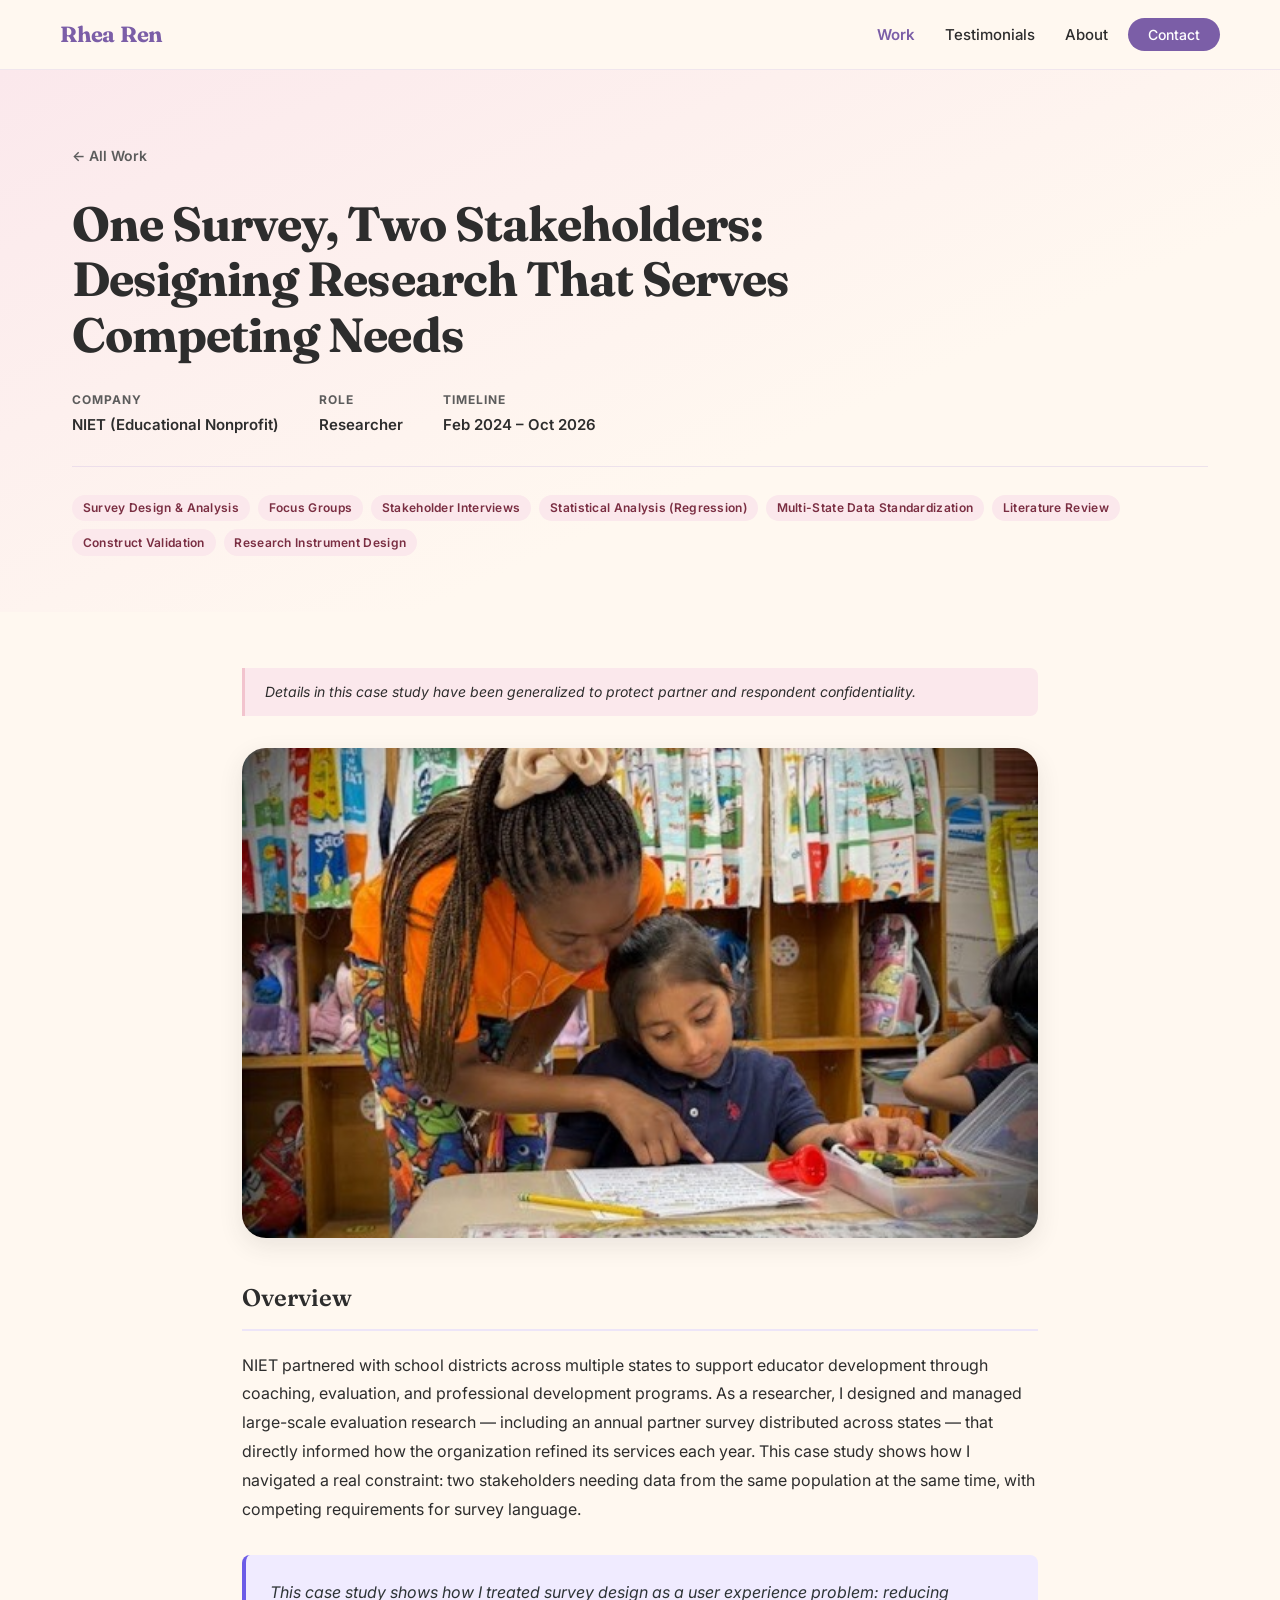
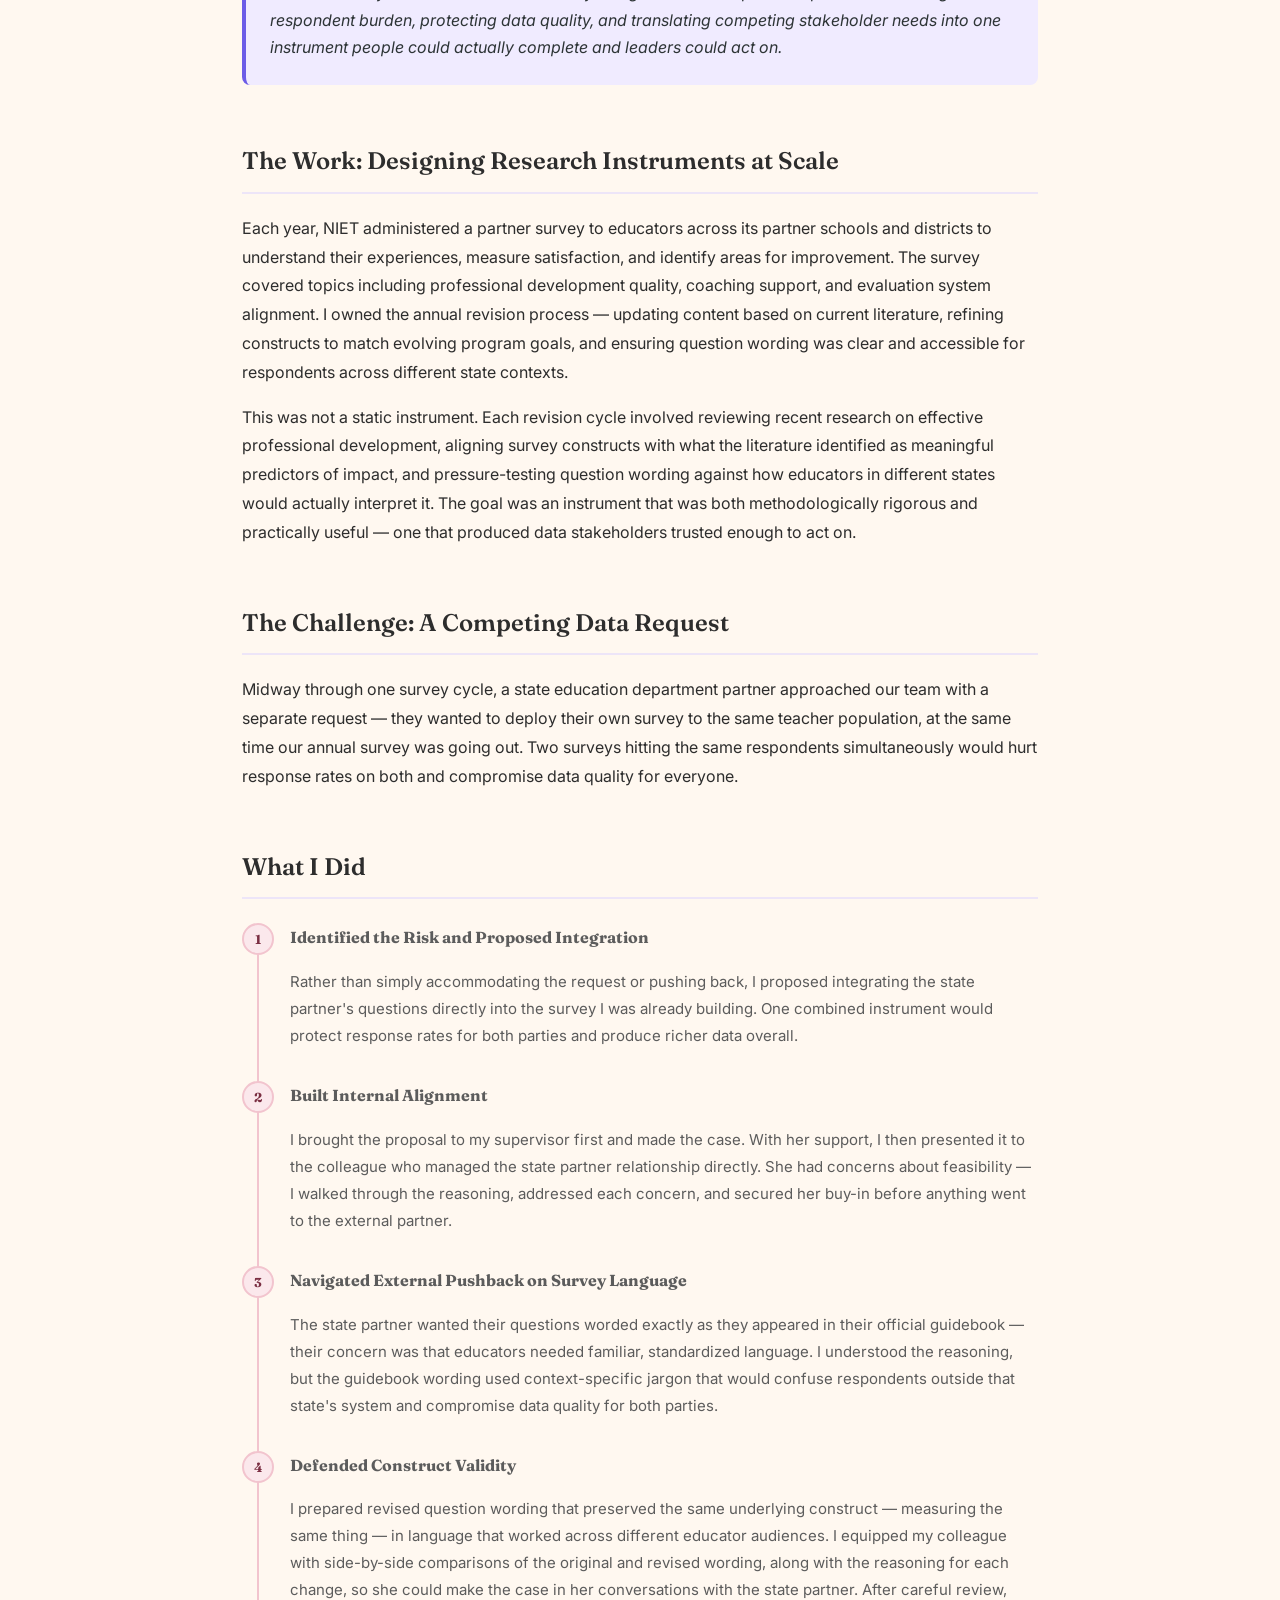
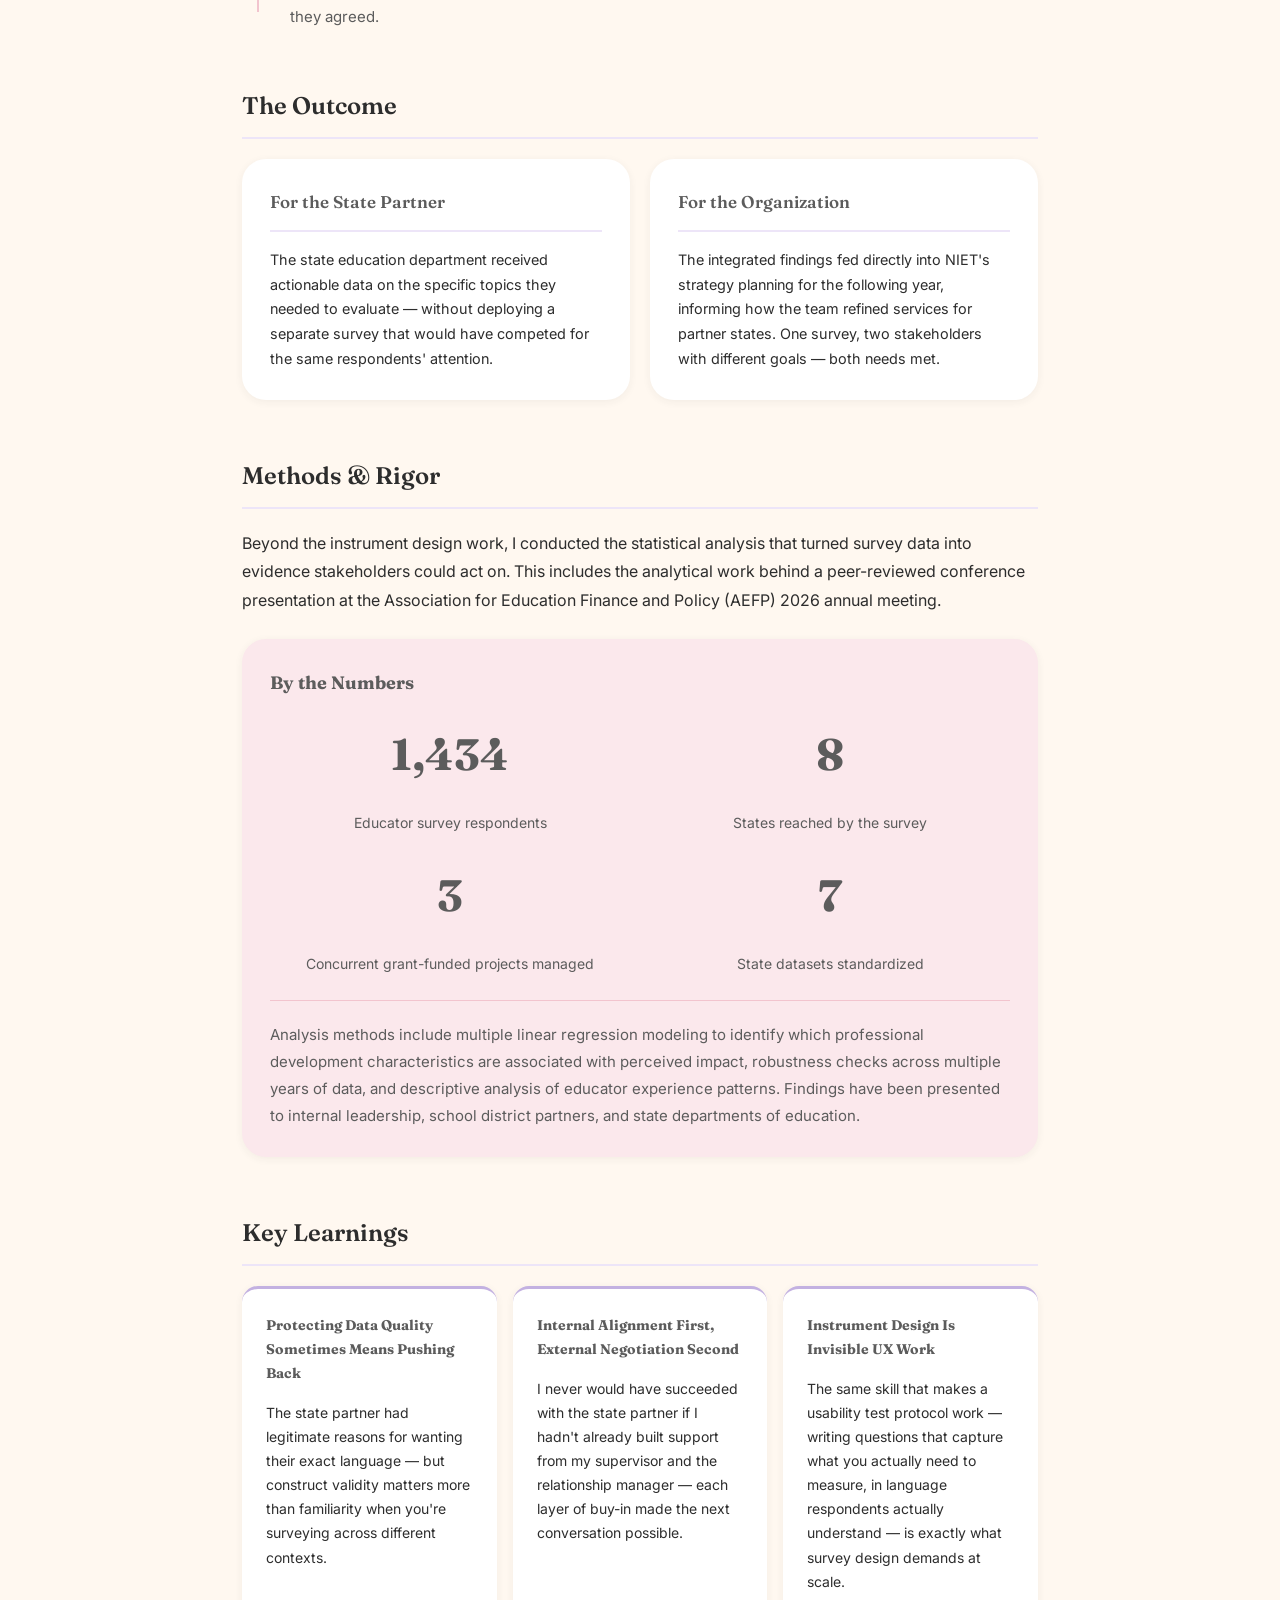
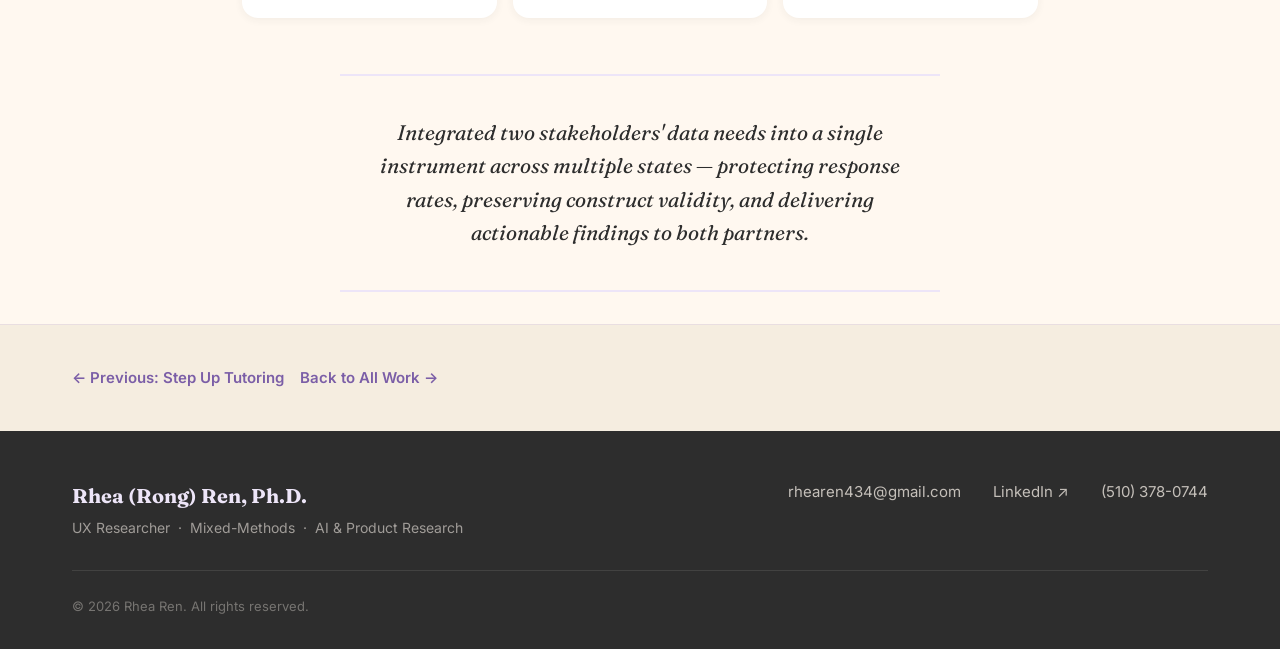
<file: case-study-niet.html>
<!DOCTYPE html>
<html lang="en">
<head>
  <meta charset="UTF-8">
  <meta name="viewport" content="width=device-width, initial-scale=1.0">
  <title>NIET — One Survey, Two Stakeholders: Designing Research That Serves Competing Needs | Rhea Ren</title>
  <meta name="description" content="How Rhea Ren navigated competing stakeholder data needs at NIET — integrating two survey requests into one rigorous instrument across multiple states.">
  <meta property="og:title" content="One Survey, Two Stakeholders: Designing Research That Serves Competing Needs | Rhea Ren">
  <meta property="og:description" content="Survey design, construct validation, and stakeholder alignment across a multi-state educator research program at NIET.">
  <meta property="og:type" content="website">
  <link rel="canonical" href="case-study-niet.html">
  <link rel="preconnect" href="https://fonts.googleapis.com">
  <link rel="preconnect" href="https://fonts.gstatic.com" crossorigin>
  <link href="https://fonts.googleapis.com/css2?family=Fraunces:ital,opsz,wght@0,9..144,400..700;1,9..144,400..700&family=Inter:wght@400;500;600&display=swap" rel="stylesheet">
  <link rel="stylesheet" href="css/style.css">
  <script src="https://t.contentsquare.net/uxa/33400fa939556.js" defer></script>

</head>
<body>

  <a href="#main-content" class="skip-link">Skip to main content</a>

  <nav class="nav" aria-label="Main navigation">
    <div class="nav__inner">
      <a href="index.html" class="nav__logo">Rhea Ren</a>
      <button class="nav__hamburger" aria-expanded="false" aria-controls="nav-menu" aria-label="Toggle navigation menu">
        <span></span>
        <span></span>
        <span></span>
      </button>
      <ul class="nav__menu" id="nav-menu" role="list">
        <li><a href="index.html#work" class="nav__link">Work</a></li>
        <li><a href="testimonials.html" class="nav__link">Testimonials</a></li>
        <li><a href="about.html" class="nav__link">About</a></li>
        <li><a href="contact.html" class="nav__link nav__link--cta">Contact</a></li>
      </ul>
    </div>
  </nav>

  <main id="main-content">

    <!-- ===================== HERO ===================== -->
    <section class="cs-hero cs-hero--blush">
      <div class="container">
        <a href="index.html#work" class="cs-breadcrumb">← All Work</a>
        <h1 class="cs-hero__title">One Survey, Two Stakeholders: Designing Research That Serves Competing Needs</h1>
        <div class="cs-meta">
          <div class="cs-meta__item">
            <span class="cs-meta__label">Company</span>
            <span class="cs-meta__value">NIET (Educational Nonprofit)</span>
          </div>
          <div class="cs-meta__item">
            <span class="cs-meta__label">Role</span>
            <span class="cs-meta__value">Researcher</span>
          </div>
          <div class="cs-meta__item">
            <span class="cs-meta__label">Timeline</span>
            <span class="cs-meta__value">Feb 2024 – Oct 2026</span>
          </div>
        </div>
        <div class="cs-methods">
          <span class="tag tag--blush">Survey Design &amp; Analysis</span>
          <span class="tag tag--blush">Focus Groups</span>
          <span class="tag tag--blush">Stakeholder Interviews</span>
          <span class="tag tag--blush">Statistical Analysis (Regression)</span>
          <span class="tag tag--blush">Multi-State Data Standardization</span>
          <span class="tag tag--blush">Literature Review</span>
          <span class="tag tag--blush">Construct Validation</span>
          <span class="tag tag--blush">Research Instrument Design</span>
        </div>
      </div>
    </section>

    <!-- ===================== CONTENT ===================== -->
    <div class="cs-content">
      <div class="container">

        <!-- Confidentiality note -->
        <div class="cs-confidentiality fade-in" role="note">
          <em>Details in this case study have been generalized to protect partner and respondent confidentiality.</em>
        </div>

        <!-- Cover image -->
        <div class="cs-cover fade-in">
          <img
            src="assets/case-study-niet.jpg"
            alt="NIET evaluation research case study"
            class="cs-cover__img"
            onerror="this.style.display='none';this.nextElementSibling.style.display='flex';"
          >
          <div class="cs-cover__placeholder" style="display:none;" aria-hidden="true">Case study image</div>
        </div>

        <!-- Overview -->
        <div class="cs-section fade-in">
          <h2 class="cs-section__title">Overview</h2>
          <p style="color: #2D2D2D;">NIET partnered with school districts across multiple states to support educator development through coaching, evaluation, and professional development programs. As a researcher, I designed and managed large-scale evaluation research — including an annual partner survey distributed across states — that directly informed how the organization refined its services each year. This case study shows how I navigated a real constraint: two stakeholders needing data from the same population at the same time, with competing requirements for survey language.</p>

          <div style="background: #f0ebff; border-left: 4px solid #6c5ce7; border-radius: 8px; padding: 1.5rem; margin: 2rem 0;">
            <p style="margin: 0; color: #2d3436; line-height: 1.7; font-style: italic;">This case study shows how I treated survey design as a user experience problem: reducing respondent burden, protecting data quality, and translating competing stakeholder needs into one instrument people could actually complete and leaders could act on.</p>
          </div>
        </div>

        <!-- The Work -->
        <div class="cs-section fade-in">
          <h2 class="cs-section__title">The Work: Designing Research Instruments at Scale</h2>
          <p style="color: #2D2D2D;">Each year, NIET administered a partner survey to educators across its partner schools and districts to understand their experiences, measure satisfaction, and identify areas for improvement. The survey covered topics including professional development quality, coaching support, and evaluation system alignment. I owned the annual revision process — updating content based on current literature, refining constructs to match evolving program goals, and ensuring question wording was clear and accessible for respondents across different state contexts.</p>
          <p style="color: #2D2D2D; margin-top: 1rem;">This was not a static instrument. Each revision cycle involved reviewing recent research on effective professional development, aligning survey constructs with what the literature identified as meaningful predictors of impact, and pressure-testing question wording against how educators in different states would actually interpret it. The goal was an instrument that was both methodologically rigorous and practically useful — one that produced data stakeholders trusted enough to act on.</p>
        </div>

        <!-- The Challenge -->
        <div class="cs-section fade-in">
          <h2 class="cs-section__title">The Challenge: A Competing Data Request</h2>
          <p style="color: #2D2D2D;">Midway through one survey cycle, a state education department partner approached our team with a separate request — they wanted to deploy their own survey to the same teacher population, at the same time our annual survey was going out. Two surveys hitting the same respondents simultaneously would hurt response rates on both and compromise data quality for everyone.</p>
        </div>

        <!-- What I Did — Timeline -->
        <div class="cs-section fade-in">
          <h2 class="cs-section__title">What I Did</h2>
          <div class="cs-timeline">

            <div class="cs-timeline__step">
              <span class="cs-timeline__num">1</span>
              <p class="cs-timeline__label">Identified the Risk and Proposed Integration</p>
              <p class="cs-timeline__body">Rather than simply accommodating the request or pushing back, I proposed integrating the state partner's questions directly into the survey I was already building. One combined instrument would protect response rates for both parties and produce richer data overall.</p>
            </div>

            <div class="cs-timeline__step">
              <span class="cs-timeline__num">2</span>
              <p class="cs-timeline__label">Built Internal Alignment</p>
              <p class="cs-timeline__body">I brought the proposal to my supervisor first and made the case. With her support, I then presented it to the colleague who managed the state partner relationship directly. She had concerns about feasibility — I walked through the reasoning, addressed each concern, and secured her buy-in before anything went to the external partner.</p>
            </div>

            <div class="cs-timeline__step">
              <span class="cs-timeline__num">3</span>
              <p class="cs-timeline__label">Navigated External Pushback on Survey Language</p>
              <p class="cs-timeline__body">The state partner wanted their questions worded exactly as they appeared in their official guidebook — their concern was that educators needed familiar, standardized language. I understood the reasoning, but the guidebook wording used context-specific jargon that would confuse respondents outside that state's system and compromise data quality for both parties.</p>
            </div>

            <div class="cs-timeline__step">
              <span class="cs-timeline__num">4</span>
              <p class="cs-timeline__label">Defended Construct Validity</p>
              <p class="cs-timeline__body">I prepared revised question wording that preserved the same underlying construct — measuring the same thing — in language that worked across different educator audiences. I equipped my colleague with side-by-side comparisons of the original and revised wording, along with the reasoning for each change, so she could make the case in her conversations with the state partner. After careful review, they agreed.</p>
            </div>

          </div>
        </div>

        <!-- The Outcome -->
        <div class="cs-section fade-in">
          <h2 class="cs-section__title">The Outcome</h2>
          <div class="impact-grid">

            <div class="impact-card">
              <p class="impact-card__title">For the State Partner</p>
              <p style="color: #2D2D2D; font-size: 0.9rem; line-height: 1.72;">The state education department received actionable data on the specific topics they needed to evaluate — without deploying a separate survey that would have competed for the same respondents' attention.</p>
            </div>

            <div class="impact-card">
              <p class="impact-card__title">For the Organization</p>
              <p style="color: #2D2D2D; font-size: 0.9rem; line-height: 1.72;">The integrated findings fed directly into NIET's strategy planning for the following year, informing how the team refined services for partner states. One survey, two stakeholders with different goals — both needs met.</p>
            </div>

          </div>
        </div>

        <!-- Methods & Rigor -->
        <div class="cs-section fade-in">
          <h2 class="cs-section__title">Methods &amp; Rigor</h2>
          <p style="color: #2D2D2D;">Beyond the instrument design work, I conducted the statistical analysis that turned survey data into evidence stakeholders could act on. This includes the analytical work behind a peer-reviewed conference presentation at the Association for Education Finance and Policy (AEFP) 2026 annual meeting.</p>
          <div class="stats-box">
            <p class="stats-box__header"><strong>By the Numbers</strong></p>
            <div class="stats-grid">
              <div class="stat-item">
                <p class="stat-number">1,434</p>
                <p class="stat-label">Educator survey respondents</p>
              </div>
              <div class="stat-item">
                <p class="stat-number">8</p>
                <p class="stat-label">States reached by the survey</p>
              </div>
              <div class="stat-item">
                <p class="stat-number">3</p>
                <p class="stat-label">Concurrent grant-funded projects managed</p>
              </div>
              <div class="stat-item">
                <p class="stat-number">7</p>
                <p class="stat-label">State datasets standardized</p>
              </div>
            </div>
            <p class="stats-box__body">Analysis methods include multiple linear regression modeling to identify which professional development characteristics are associated with perceived impact, robustness checks across multiple years of data, and descriptive analysis of educator experience patterns. Findings have been presented to internal leadership, school district partners, and state departments of education.</p>
          </div>
        </div>

        <!-- Key Learnings -->
        <div class="cs-section fade-in">
          <h2 class="cs-section__title">Key Learnings</h2>
          <div class="reflection-grid">

            <div class="reflection-card">
              <p class="reflection-card__title"><strong>Protecting Data Quality Sometimes Means Pushing Back</strong></p>
              <p style="color: #2D2D2D; font-size: 0.875rem; line-height: 1.72;">The state partner had legitimate reasons for wanting their exact language — but construct validity matters more than familiarity when you're surveying across different contexts.</p>
            </div>

            <div class="reflection-card">
              <p class="reflection-card__title"><strong>Internal Alignment First, External Negotiation Second</strong></p>
              <p style="color: #2D2D2D; font-size: 0.875rem; line-height: 1.72;">I never would have succeeded with the state partner if I hadn't already built support from my supervisor and the relationship manager — each layer of buy-in made the next conversation possible.</p>
            </div>

            <div class="reflection-card">
              <p class="reflection-card__title"><strong>Instrument Design Is Invisible UX Work</strong></p>
              <p style="color: #2D2D2D; font-size: 0.875rem; line-height: 1.72;">The same skill that makes a usability test protocol work — writing questions that capture what you actually need to measure, in language respondents actually understand — is exactly what survey design demands at scale.</p>
            </div>

          </div>
        </div>

        <!-- Impact Statement -->
        <div class="cs-section fade-in">
          <div class="cs-impact-statement">
            <p>Integrated two stakeholders' data needs into a single instrument across multiple states — protecting response rates, preserving construct validity, and delivering actionable findings to both partners.</p>
          </div>
        </div>

      </div>
    </div>

    <!-- ===================== CASE STUDY NAV ===================== -->
    <section class="cs-nav" aria-label="Case study navigation">
      <div class="container">
        <div class="cs-nav__inner">
          <a href="case-study-step-up-tutoring.html" class="cs-nav__link cs-nav__link--back">← Previous: Step Up Tutoring</a>
          <a href="index.html#work" class="cs-nav__link cs-nav__link--next">Back to All Work →</a>
        </div>
      </div>
    </section>

  </main>

  <footer class="footer">
    <div class="container">
      <div class="footer__inner">
        <div class="footer__brand">
          <p class="footer__name">Rhea (Rong) Ren, Ph.D.</p>
          <p class="footer__tagline">UX Researcher &nbsp;·&nbsp; Mixed-Methods &nbsp;·&nbsp; AI &amp; Product Research</p>
        </div>
        <nav class="footer__links" aria-label="Footer links">
          <a href="mailto:rhearen434@gmail.com">rhearen434@gmail.com</a>
          <a href="https://linkedin.com/in/rrenasu/" target="_blank" rel="noopener noreferrer">LinkedIn ↗</a>
          <a href="tel:+15103780744">(510) 378-0744</a>
        </nav>
      </div>
      <p class="footer__copy">© 2026 Rhea Ren. All rights reserved.</p>
    </div>
  </footer>

  <script src="js/main.js"></script>
</body>
</html>
</file>
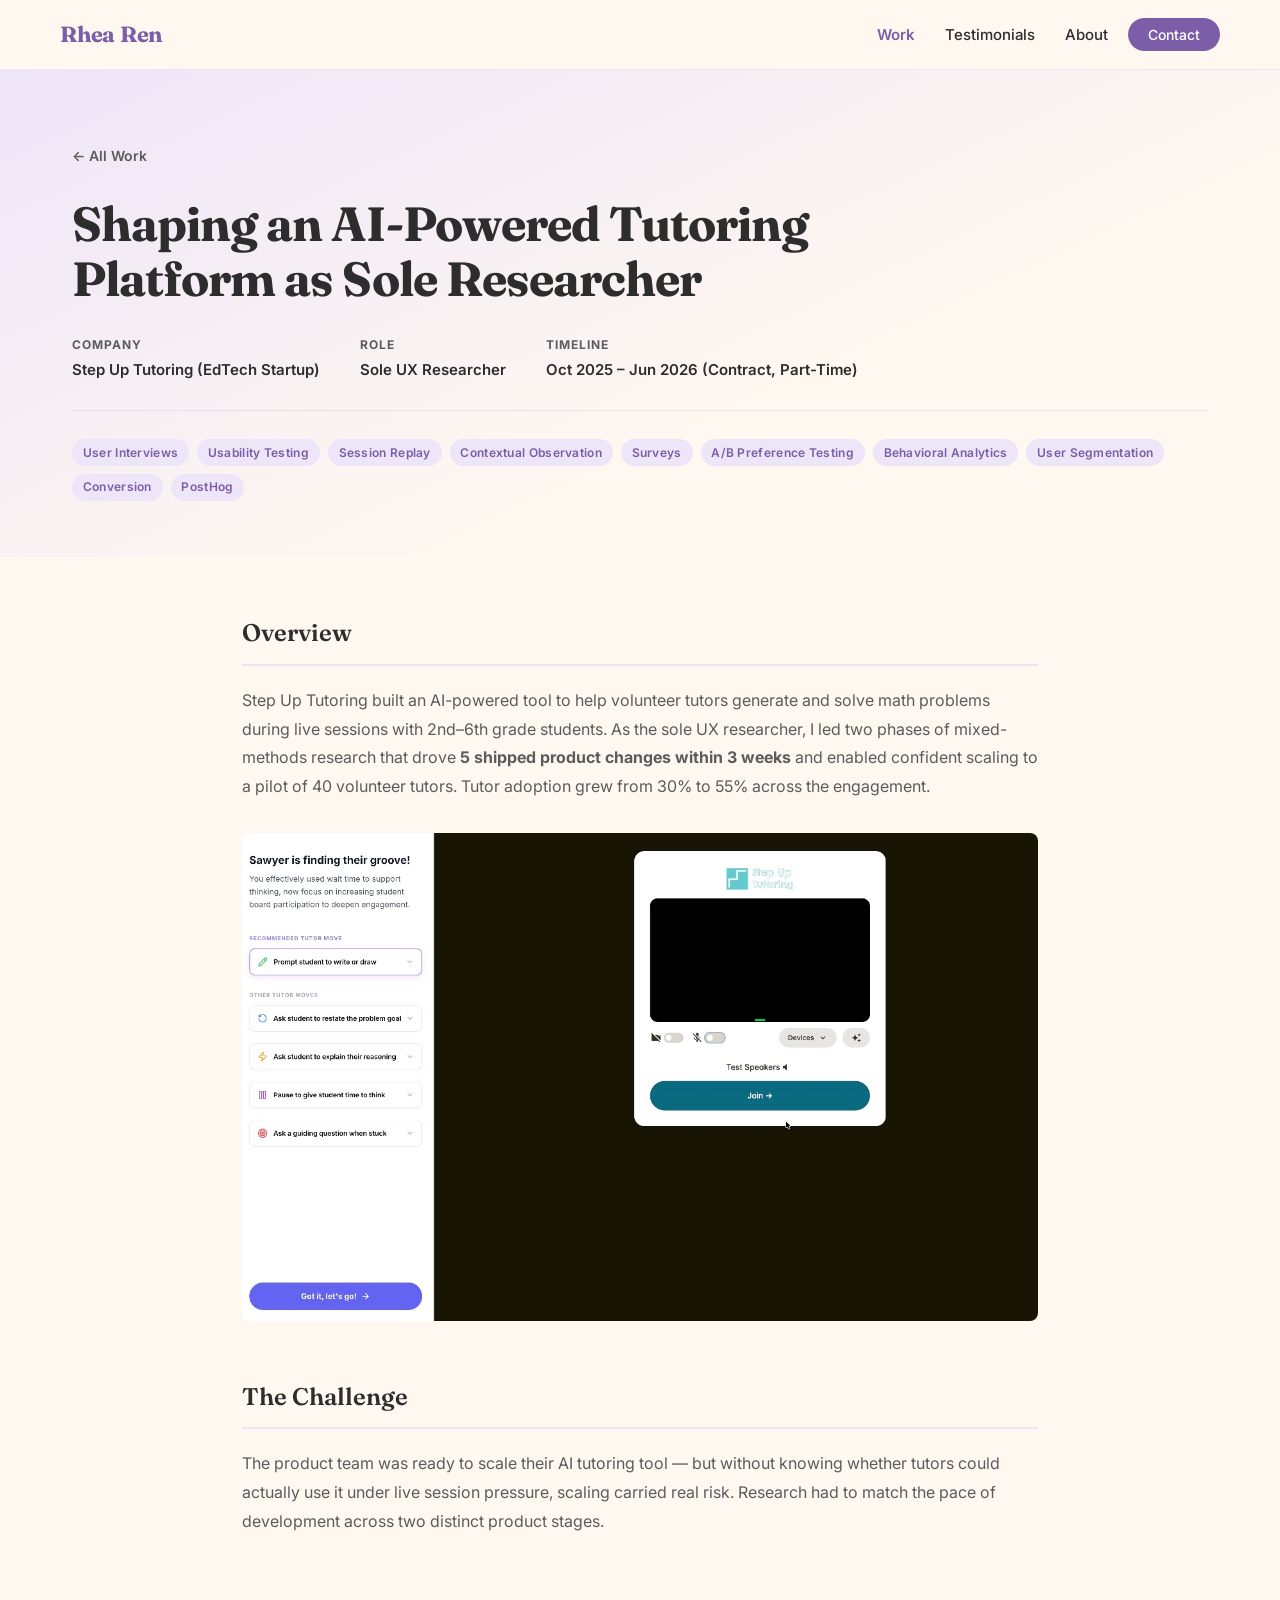
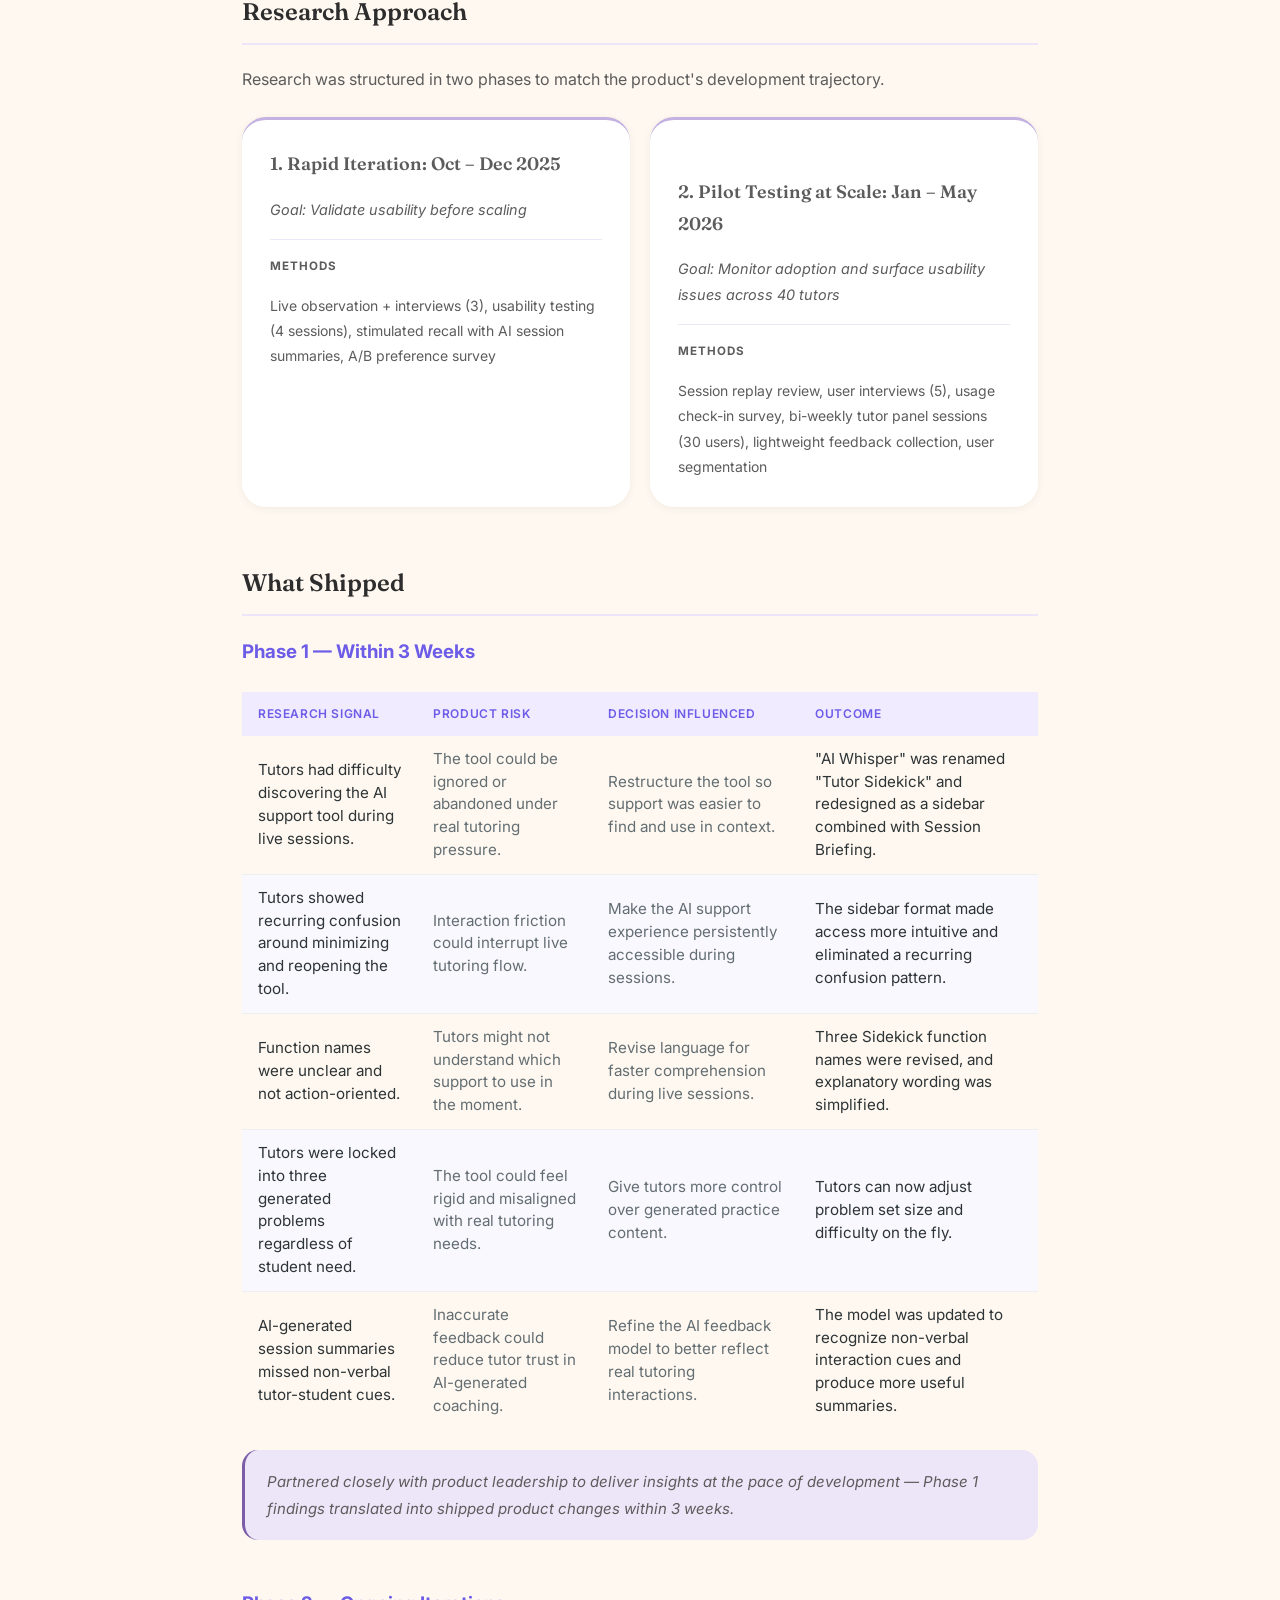
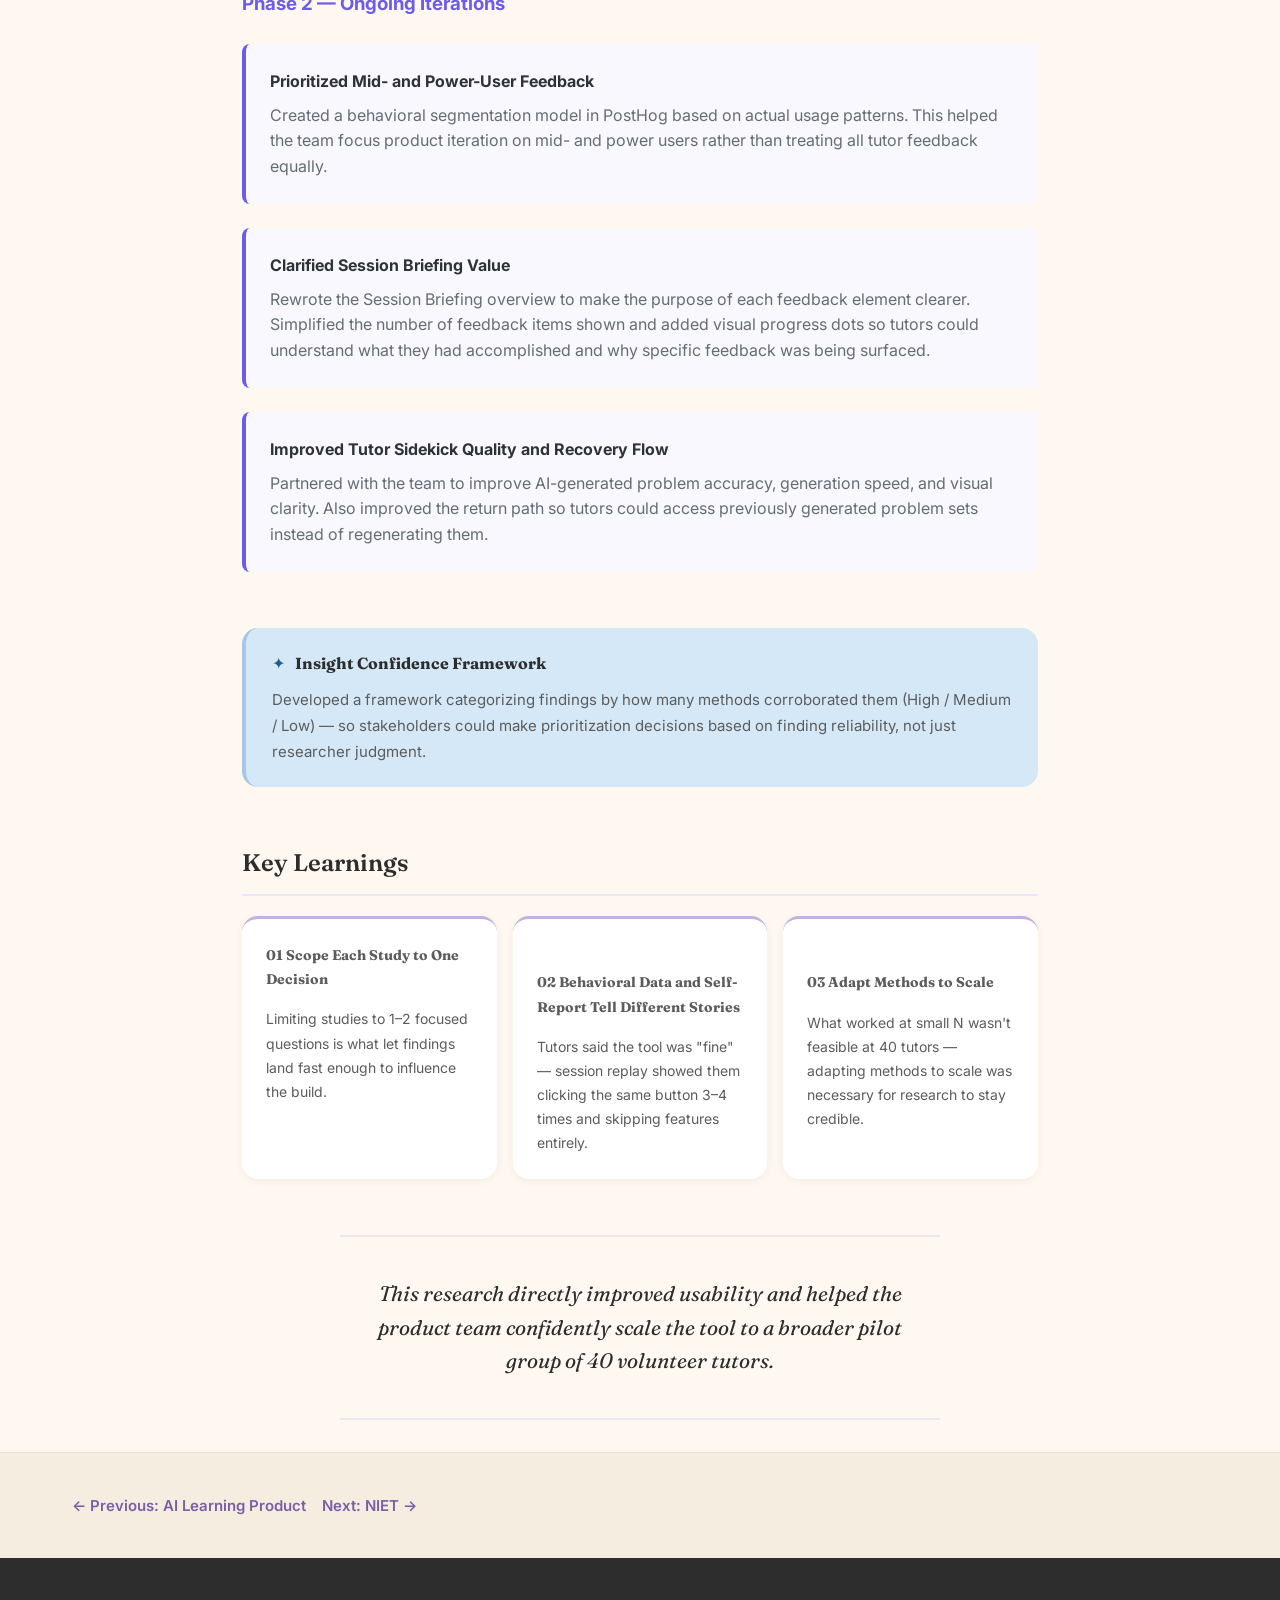
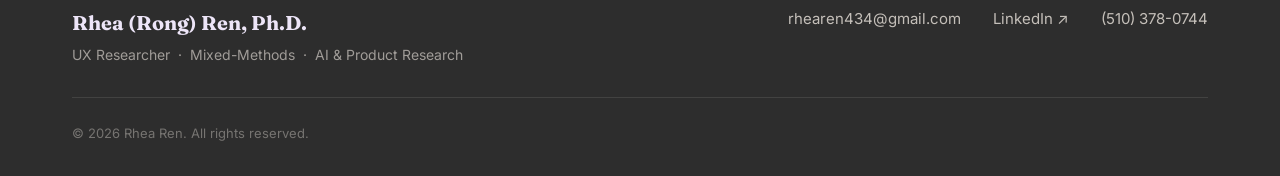
<file: case-study-step-up-tutoring.html>
<!DOCTYPE html>
<html lang="en">
<head>
  <meta charset="UTF-8">
  <meta name="viewport" content="width=device-width, initial-scale=1.0">
  <title>Step Up Tutoring — Shaping an AI-Powered Tutoring Platform | Rhea Ren</title>
  <meta name="description" content="How Rhea Ren led two phases of mixed-methods research as sole UX researcher at Step Up Tutoring, driving 5 shipped product changes within 3 weeks and scaling to a pilot of 40 volunteer tutors.">
  <meta property="og:title" content="Shaping an AI-Powered Tutoring Platform as Sole Researcher | Rhea Ren">
  <meta property="og:description" content="Two phases of mixed-methods research — 5 shipped changes in 3 weeks, tutor adoption grew 30% → 55%.">
  <meta property="og:type" content="website">
  <link rel="canonical" href="case-study-step-up-tutoring.html">
  <link rel="preconnect" href="https://fonts.googleapis.com">
  <link rel="preconnect" href="https://fonts.gstatic.com" crossorigin>
  <link href="https://fonts.googleapis.com/css2?family=Fraunces:ital,opsz,wght@0,9..144,400..700;1,9..144,400..700&family=Inter:wght@400;500;600&display=swap" rel="stylesheet">
  <link rel="stylesheet" href="css/style.css">
  <script src="https://t.contentsquare.net/uxa/33400fa939556.js" defer></script>

</head>
<body>

  <a href="#main-content" class="skip-link">Skip to main content</a>

  <nav class="nav" aria-label="Main navigation">
    <div class="nav__inner">
      <a href="index.html" class="nav__logo">Rhea Ren</a>
      <button class="nav__hamburger" aria-expanded="false" aria-controls="nav-menu" aria-label="Toggle navigation menu">
        <span></span>
        <span></span>
        <span></span>
      </button>
      <ul class="nav__menu" id="nav-menu" role="list">
        <li><a href="index.html#work" class="nav__link">Work</a></li>
        <li><a href="testimonials.html" class="nav__link">Testimonials</a></li>
        <li><a href="about.html" class="nav__link">About</a></li>
        <li><a href="contact.html" class="nav__link nav__link--cta">Contact</a></li>
      </ul>
    </div>
  </nav>

  <main id="main-content">

    <!-- ===================== HERO ===================== -->
    <section class="cs-hero cs-hero--lavender">
      <div class="container">
        <a href="index.html#work" class="cs-breadcrumb">← All Work</a>
        <h1 class="cs-hero__title">Shaping an AI-Powered Tutoring Platform as Sole Researcher</h1>
        <div class="cs-meta">
          <div class="cs-meta__item">
            <span class="cs-meta__label">Company</span>
            <span class="cs-meta__value">Step Up Tutoring (EdTech Startup)</span>
          </div>
          <div class="cs-meta__item">
            <span class="cs-meta__label">Role</span>
            <span class="cs-meta__value">Sole UX Researcher</span>
          </div>
          <div class="cs-meta__item">
            <span class="cs-meta__label">Timeline</span>
            <span class="cs-meta__value">Oct 2025 – Jun 2026 (Contract, Part-Time)</span>
          </div>
        </div>
        <div class="cs-methods">
          <span class="tag">User Interviews</span>
          <span class="tag">Usability Testing</span>
          <span class="tag">Session Replay</span>
          <span class="tag">Contextual Observation</span>
          <span class="tag">Surveys</span>
          <span class="tag">A/B Preference Testing</span>
          <span class="tag">Behavioral Analytics</span>
          <span class="tag">User Segmentation</span>
          <span class="tag">Conversion</span>
          <span class="tag">PostHog</span>
        </div>
      </div>
    </section>

    <!-- ===================== CONTENT ===================== -->
    <div class="cs-content">
      <div class="container">

        <!-- Overview -->
        <div class="cs-section fade-in">
          <h2 class="cs-section__title">Overview</h2>
          <p>Step Up Tutoring built an AI-powered tool to help volunteer tutors generate and solve math problems during live sessions with 2nd–6th grade students. As the sole UX researcher, I led two phases of mixed-methods research that drove <strong>5 shipped product changes within 3 weeks</strong> and enabled confident scaling to a pilot of 40 volunteer tutors. Tutor adoption grew from 30% to 55% across the engagement.</p>
          <img
            src="assets/case-study-step-up.jpg"
            alt="Step Up Tutoring AI tool case study"
            style="width: 100%; border-radius: 8px; margin: 2rem 0;"
            onerror="this.style.display='none';"
          >
        </div>

        <!-- The Challenge -->
        <div class="cs-section fade-in">
          <h2 class="cs-section__title">The Challenge</h2>
          <p>The product team was ready to scale their AI tutoring tool — but without knowing whether tutors could actually use it under live session pressure, scaling carried real risk. Research had to match the pace of development across two distinct product stages.</p>
        </div>

        <!-- Research Approach -->
        <div class="cs-section fade-in">
          <h2 class="cs-section__title">Research Approach</h2>
          <p>Research was structured in two phases to match the product's development trajectory.</p>
          <div class="phase-grid">

            <div class="phase-card">
              <p class="phase-card__title">1. Rapid Iteration: Oct – Dec 2025</p>
              <p class="phase-card__goal">Goal: Validate usability before scaling</p>
              <p class="phase-card__methods-label">Methods</p>
              <p class="phase-card__methods">Live observation + interviews (3), usability testing (4 sessions), stimulated recall with AI session summaries, A/B preference survey</p>
            </div>

            <div class="phase-card">
              <br>
              <p class="phase-card__title">2. Pilot Testing at Scale: Jan – May 2026</p>
              <p class="phase-card__goal">Goal: Monitor adoption and surface usability issues across 40 tutors</p>
              <p class="phase-card__methods-label">Methods</p>
              <p class="phase-card__methods">Session replay review, user interviews (5), usage check-in survey, bi-weekly tutor panel sessions (30 users), lightweight feedback collection, user segmentation</p>
            </div>

          </div>
        </div>

        <!-- What Shipped -->
        <div class="cs-section fade-in">
          <h2 class="cs-section__title">What Shipped</h2>
          <h3 style="color: #6c5ce7; margin-bottom: 0.5rem;">Phase 1 — Within 3 Weeks</h3>
          <div style="overflow-x: auto;">
            <table style="width: 100%; border-collapse: collapse; font-size: 0.95rem; margin-top: 1rem;">
              <thead>
                <tr style="background: #f0ebff; text-transform: uppercase; font-size: 0.75rem; letter-spacing: 0.05em; color: #6c5ce7;">
                  <th style="padding: 0.75rem 1rem; text-align: left; font-weight: 600; width: 22%;">Research Signal</th>
                  <th style="padding: 0.75rem 1rem; text-align: left; font-weight: 600; width: 22%;">Product Risk</th>
                  <th style="padding: 0.75rem 1rem; text-align: left; font-weight: 600; width: 26%;">Decision Influenced</th>
                  <th style="padding: 0.75rem 1rem; text-align: left; font-weight: 600; width: 30%;">Outcome</th>
                </tr>
              </thead>
              <tbody>
                <tr style="border-bottom: 1px solid #eee;">
                  <td style="padding: 0.75rem 1rem; color: #2d3436; line-height: 1.5;">Tutors had difficulty discovering the AI support tool during live sessions.</td>
                  <td style="padding: 0.75rem 1rem; color: #636e72; line-height: 1.5;">The tool could be ignored or abandoned under real tutoring pressure.</td>
                  <td style="padding: 0.75rem 1rem; color: #636e72; line-height: 1.5;">Restructure the tool so support was easier to find and use in context.</td>
                  <td style="padding: 0.75rem 1rem; color: #2d3436; line-height: 1.5;">"AI Whisper" was renamed "Tutor Sidekick" and redesigned as a sidebar combined with Session Briefing.</td>
                </tr>
                <tr style="border-bottom: 1px solid #eee; background: #faf8ff;">
                  <td style="padding: 0.75rem 1rem; color: #2d3436; line-height: 1.5;">Tutors showed recurring confusion around minimizing and reopening the tool.</td>
                  <td style="padding: 0.75rem 1rem; color: #636e72; line-height: 1.5;">Interaction friction could interrupt live tutoring flow.</td>
                  <td style="padding: 0.75rem 1rem; color: #636e72; line-height: 1.5;">Make the AI support experience persistently accessible during sessions.</td>
                  <td style="padding: 0.75rem 1rem; color: #2d3436; line-height: 1.5;">The sidebar format made access more intuitive and eliminated a recurring confusion pattern.</td>
                </tr>
                <tr style="border-bottom: 1px solid #eee;">
                  <td style="padding: 0.75rem 1rem; color: #2d3436; line-height: 1.5;">Function names were unclear and not action-oriented.</td>
                  <td style="padding: 0.75rem 1rem; color: #636e72; line-height: 1.5;">Tutors might not understand which support to use in the moment.</td>
                  <td style="padding: 0.75rem 1rem; color: #636e72; line-height: 1.5;">Revise language for faster comprehension during live sessions.</td>
                  <td style="padding: 0.75rem 1rem; color: #2d3436; line-height: 1.5;">Three Sidekick function names were revised, and explanatory wording was simplified.</td>
                </tr>
                <tr style="border-bottom: 1px solid #eee; background: #faf8ff;">
                  <td style="padding: 0.75rem 1rem; color: #2d3436; line-height: 1.5;">Tutors were locked into three generated problems regardless of student need.</td>
                  <td style="padding: 0.75rem 1rem; color: #636e72; line-height: 1.5;">The tool could feel rigid and misaligned with real tutoring needs.</td>
                  <td style="padding: 0.75rem 1rem; color: #636e72; line-height: 1.5;">Give tutors more control over generated practice content.</td>
                  <td style="padding: 0.75rem 1rem; color: #2d3436; line-height: 1.5;">Tutors can now adjust problem set size and difficulty on the fly.</td>
                </tr>
                <tr>
                  <td style="padding: 0.75rem 1rem; color: #2d3436; line-height: 1.5;">AI-generated session summaries missed non-verbal tutor-student cues.</td>
                  <td style="padding: 0.75rem 1rem; color: #636e72; line-height: 1.5;">Inaccurate feedback could reduce tutor trust in AI-generated coaching.</td>
                  <td style="padding: 0.75rem 1rem; color: #636e72; line-height: 1.5;">Refine the AI feedback model to better reflect real tutoring interactions.</td>
                  <td style="padding: 0.75rem 1rem; color: #2d3436; line-height: 1.5;">The model was updated to recognize non-verbal interaction cues and produce more useful summaries.</td>
                </tr>
              </tbody>
            </table>
          </div>
          <p class="cs-callout">Partnered closely with product leadership to deliver insights at the pace of development — Phase 1 findings translated into shipped product changes within 3 weeks.</p>

          <h3 style="color: #6c5ce7; margin-top: 3rem; margin-bottom: 0.5rem;">Phase 2 — Ongoing Iterations</h3>

          <div style="display: grid; gap: 1.5rem; margin-top: 1.5rem;">

            <div style="background: #faf8ff; border-left: 4px solid #6c5ce7; border-radius: 8px; padding: 1.5rem;">
              <h4 style="margin: 0 0 0.5rem 0; color: #2d3436;">Prioritized Mid- and Power-User Feedback</h4>
              <p style="margin: 0; color: #636e72; line-height: 1.6;">Created a behavioral segmentation model in PostHog based on actual usage patterns. This helped the team focus product iteration on mid- and power users rather than treating all tutor feedback equally.</p>
            </div>

            <div style="background: #faf8ff; border-left: 4px solid #6c5ce7; border-radius: 8px; padding: 1.5rem;">
              <h4 style="margin: 0 0 0.5rem 0; color: #2d3436;">Clarified Session Briefing Value</h4>
              <p style="margin: 0; color: #636e72; line-height: 1.6;">Rewrote the Session Briefing overview to make the purpose of each feedback element clearer. Simplified the number of feedback items shown and added visual progress dots so tutors could understand what they had accomplished and why specific feedback was being surfaced.</p>
            </div>

            <div style="background: #faf8ff; border-left: 4px solid #6c5ce7; border-radius: 8px; padding: 1.5rem;">
              <h4 style="margin: 0 0 0.5rem 0; color: #2d3436;">Improved Tutor Sidekick Quality and Recovery Flow</h4>
              <p style="margin: 0; color: #636e72; line-height: 1.6;">Partnered with the team to improve AI-generated problem accuracy, generation speed, and visual clarity. Also improved the return path so tutors could access previously generated problem sets instead of regenerating them.</p>
            </div>

          </div>
        </div>

        <!-- Research Practice Highlight -->
        <div class="cs-section fade-in">
          <aside class="cs-practice" aria-label="Research practice highlight">
            <div class="cs-practice__header">
              <span class="cs-practice__icon" aria-hidden="true">✦</span>
              <strong class="cs-practice__title">Insight Confidence Framework</strong>
            </div>
            <p>Developed a framework categorizing findings by how many methods corroborated them (High / Medium / Low) — so stakeholders could make prioritization decisions based on finding reliability, not just researcher judgment.</p>
          </aside>
        </div>

        <!-- Key Learnings -->
        <div class="cs-section fade-in">
          <h2 class="cs-section__title">Key Learnings</h2>
          <div class="reflection-grid">

            <div class="reflection-card">
              <p class="reflection-card__title"><strong>01 Scope Each Study to One Decision</strong></p>
              <p>Limiting studies to 1–2 focused questions is what let findings land fast enough to influence the build.</p>
            </div>

            <div class="reflection-card">
              <br>
              <p class="reflection-card__title"><strong>02 Behavioral Data and Self-Report Tell Different Stories</strong></p>
              <p>Tutors said the tool was "fine" — session replay showed them clicking the same button 3–4 times and skipping features entirely.</p>
            </div>

            <div class="reflection-card">
              <br>
              <p class="reflection-card__title"><strong>03 Adapt Methods to Scale</strong></p>
              <p>What worked at small N wasn't feasible at 40 tutors — adapting methods to scale was necessary for research to stay credible.</p>
            </div>

          </div>
        </div>

        <!-- Impact Statement -->
        <div class="cs-section fade-in">
          <div class="cs-impact-statement">
            <p>This research directly improved usability and helped the product team confidently scale the tool to a broader pilot group of 40 volunteer tutors.</p>
          </div>
        </div>

      </div>
    </div>

    <!-- ===================== CASE STUDY NAV ===================== -->
    <section class="cs-nav" aria-label="Case study navigation">
      <div class="container">
        <div class="cs-nav__inner">
          <a href="case-study-ai-learning-product.html" class="cs-nav__link cs-nav__link--back">← Previous: AI Learning Product</a>
          <a href="case-study-niet.html" class="cs-nav__link cs-nav__link--next">Next: NIET →</a>
        </div>
      </div>
    </section>

  </main>

  <footer class="footer">
    <div class="container">
      <div class="footer__inner">
        <div class="footer__brand">
          <p class="footer__name">Rhea (Rong) Ren, Ph.D.</p>
          <p class="footer__tagline">UX Researcher &nbsp;·&nbsp; Mixed-Methods &nbsp;·&nbsp; AI &amp; Product Research</p>
        </div>
        <nav class="footer__links" aria-label="Footer links">
          <a href="mailto:rhearen434@gmail.com">rhearen434@gmail.com</a>
          <a href="https://linkedin.com/in/rrenasu/" target="_blank" rel="noopener noreferrer">LinkedIn ↗</a>
          <a href="tel:+15103780744">(510) 378-0744</a>
        </nav>
      </div>
      <p class="footer__copy">© 2026 Rhea Ren. All rights reserved.</p>
    </div>
  </footer>

  <script src="js/main.js"></script>
</body>
</html>
</file>
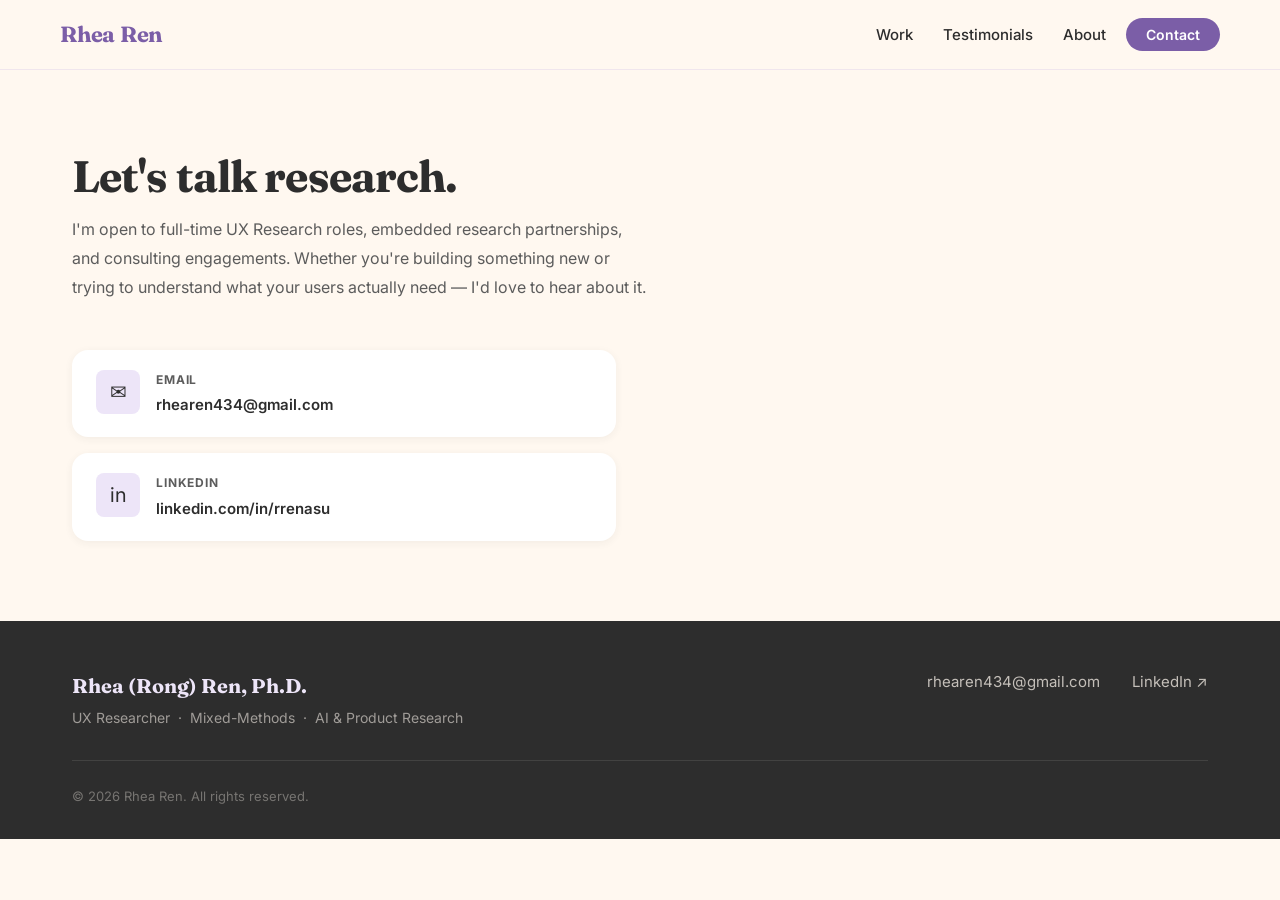
<file: contact.html>
<!DOCTYPE html>
<html lang="en">
<head>
  <meta charset="UTF-8">
  <meta name="viewport" content="width=device-width, initial-scale=1.0">
  <title>Contact — Rhea Ren | UX Researcher</title>
  <meta name="description" content="Get in touch with Rhea Ren — UX Researcher open to full-time roles, embedded research partnerships, and consulting engagements.">
  <meta property="og:title" content="Contact — Rhea Ren | UX Researcher">
  <meta property="og:description" content="Open to full-time UX Research roles, embedded research partnerships, and consulting. Let's talk.">
  <meta property="og:type" content="website">
  <link rel="canonical" href="contact.html">
  <link rel="preconnect" href="https://fonts.googleapis.com">
  <link rel="preconnect" href="https://fonts.gstatic.com" crossorigin>
  <link href="https://fonts.googleapis.com/css2?family=Fraunces:ital,opsz,wght@0,9..144,400..700;1,9..144,400..700&family=Inter:wght@400;500;600&display=swap" rel="stylesheet">
  <link rel="stylesheet" href="css/style.css">
</head>
<body>

  <a href="#main-content" class="skip-link">Skip to main content</a>

  <nav class="nav" aria-label="Main navigation">
    <div class="nav__inner">
      <a href="index.html" class="nav__logo">Rhea Ren</a>
      <button class="nav__hamburger" aria-expanded="false" aria-controls="nav-menu" aria-label="Toggle navigation menu">
        <span></span>
        <span></span>
        <span></span>
      </button>
      <ul class="nav__menu" id="nav-menu" role="list">
        <li><a href="index.html#work" class="nav__link">Work</a></li>
        <li><a href="testimonials.html" class="nav__link">Testimonials</a></li>
        <li><a href="about.html" class="nav__link">About</a></li>
        <li><a href="contact.html" class="nav__link nav__link--cta">Contact</a></li>
      </ul>
    </div>
  </nav>

  <main id="main-content">
    <section class="contact-page">
      <div class="container">

        <div class="contact-intro fade-in">
          <h1>Let's talk research.</h1>
          <p>I'm open to full-time UX Research roles, embedded research partnerships, and consulting engagements. Whether you're building something new or trying to understand what your users actually need — I'd love to hear about it.</p>
        </div>

        <div class="contact-layout">

          <!-- Contact blocks -->
          <div class="contact-blocks fade-in">

            <a href="mailto:rhearen434@gmail.com" class="contact-block" aria-label="Email Rhea">
              <div class="contact-block__icon" aria-hidden="true">✉</div>
              <div>
                <p class="contact-block__label">Email</p>
                <p class="contact-block__value">rhearen434@gmail.com</p>
              </div>
            </a>

            <a href="https://linkedin.com/in/rrenasu/" target="_blank" rel="noopener noreferrer" class="contact-block" aria-label="Rhea's LinkedIn profile (opens in new tab)">
              <div class="contact-block__icon" aria-hidden="true">in</div>
              <div>
                <p class="contact-block__label">LinkedIn</p>
                <p class="contact-block__value">linkedin.com/in/rrenasu</p>
              </div>
            </a>

          </div>

        </div>
      </div>
    </section>
  </main>

  <footer class="footer">
    <div class="container">
      <div class="footer__inner">
        <div class="footer__brand">
          <p class="footer__name">Rhea (Rong) Ren, Ph.D.</p>
          <p class="footer__tagline">UX Researcher &nbsp;·&nbsp; Mixed-Methods &nbsp;·&nbsp; AI &amp; Product Research</p>
        </div>
        <nav class="footer__links" aria-label="Footer links">
          <a href="mailto:rhearen434@gmail.com">rhearen434@gmail.com</a>
          <a href="https://linkedin.com/in/rrenasu/" target="_blank" rel="noopener noreferrer">LinkedIn ↗</a>
        </nav>
      </div>
      <p class="footer__copy">© 2026 Rhea Ren. All rights reserved.</p>
    </div>
  </footer>

  <script src="js/main.js"></script>
</body>
</html>
</file>
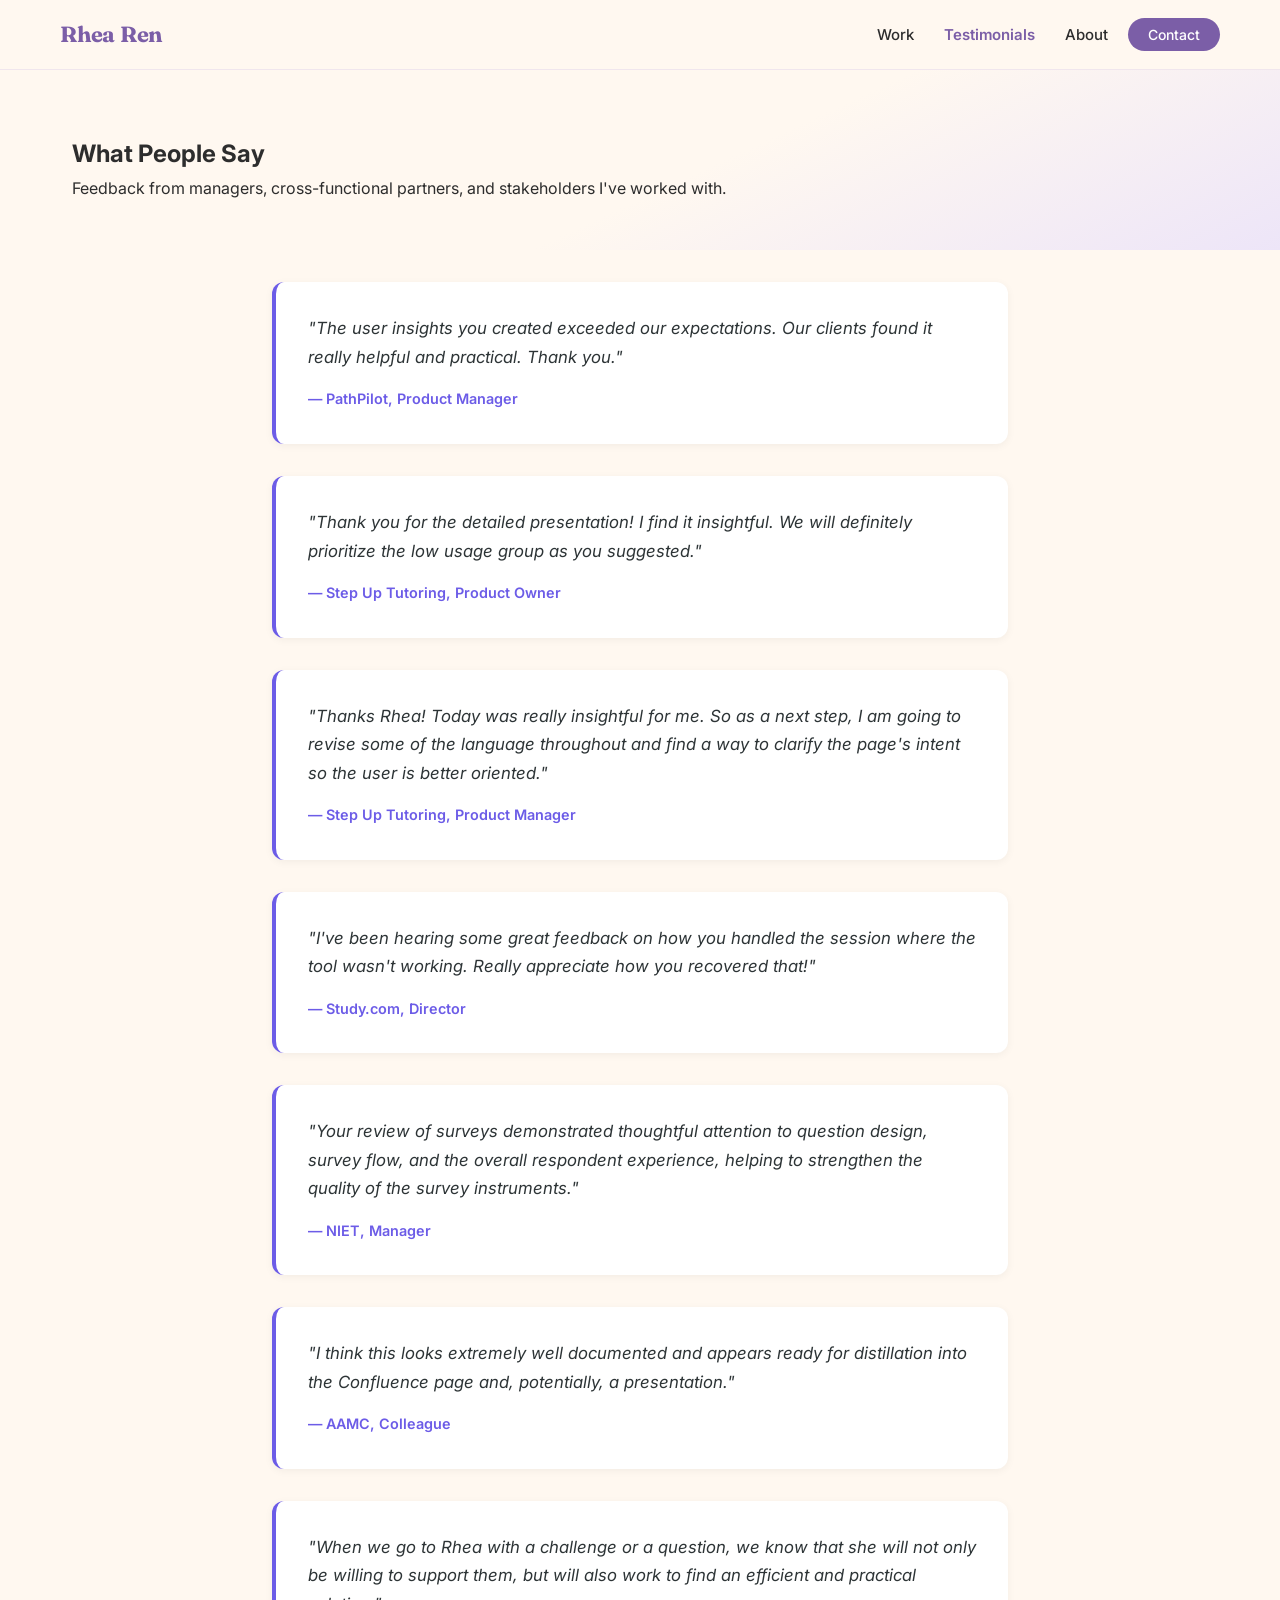
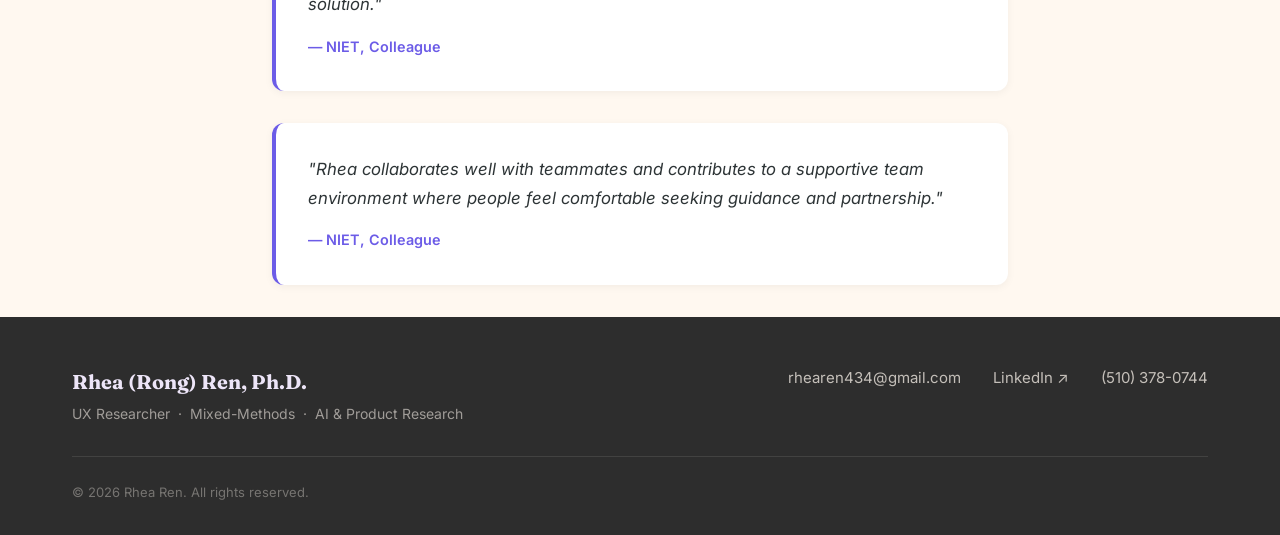
<file: testimonials.html>
<!DOCTYPE html>
<html lang="en">
<head>
  <meta charset="UTF-8">
  <meta name="viewport" content="width=device-width, initial-scale=1.0">
  <title>Testimonials — Rhea Ren | UX Researcher</title>
  <meta name="description" content="Feedback from managers, cross-functional partners, and stakeholders who have worked with Rhea Ren.">
  <meta property="og:title" content="Testimonials — Rhea Ren | UX Researcher">
  <meta property="og:description" content="What people say about working with Rhea Ren, mixed-methods UX researcher.">
  <meta property="og:type" content="website">
  <link rel="canonical" href="testimonials.html">
  <link rel="preconnect" href="https://fonts.googleapis.com">
  <link rel="preconnect" href="https://fonts.gstatic.com" crossorigin>
  <link href="https://fonts.googleapis.com/css2?family=Fraunces:ital,opsz,wght@0,9..144,400..700;1,9..144,400..700&family=Inter:wght@400;500;600&display=swap" rel="stylesheet">
  <link rel="stylesheet" href="css/style.css">
</head>
<body>

  <a href="#main-content" class="skip-link">Skip to main content</a>

  <nav class="nav" aria-label="Main navigation">
    <div class="nav__inner">
      <a href="index.html" class="nav__logo">Rhea Ren</a>
      <button class="nav__hamburger" aria-expanded="false" aria-controls="nav-menu" aria-label="Toggle navigation menu">
        <span></span>
        <span></span>
        <span></span>
      </button>
      <ul class="nav__menu" id="nav-menu" role="list">
        <li><a href="index.html#work" class="nav__link">Work</a></li>
        <li><a href="testimonials.html" class="nav__link">Testimonials</a></li>
        <li><a href="about.html" class="nav__link">About</a></li>
        <li><a href="contact.html" class="nav__link nav__link--cta">Contact</a></li>
      </ul>
    </div>
  </nav>

  <main id="main-content">

    <section class="page-hero">
      <div class="container">
        <h1 class="page-hero__title">What People Say</h1>
        <p class="page-hero__subtitle">Feedback from managers, cross-functional partners, and stakeholders I've worked with.</p>
      </div>
    </section>

    <section style="max-width: 800px; margin: 0 auto; padding: 2rem;">

      <div style="display: grid; gap: 2rem;">

        <div style="background: white; border-radius: 12px; padding: 2rem; border-left: 4px solid #6c5ce7; box-shadow: 0 2px 8px rgba(0,0,0,0.05);">
          <p style="margin: 0 0 1rem 0; color: #2d3436; line-height: 1.7; font-style: italic; font-size: 1.05rem;">"The user insights you created exceeded our expectations. Our clients found it really helpful and practical. Thank you."</p>
          <p style="margin: 0; color: #6c5ce7; font-weight: 600; font-size: 0.9rem;">— PathPilot, Product Manager</p>
        </div>

        <div style="background: white; border-radius: 12px; padding: 2rem; border-left: 4px solid #6c5ce7; box-shadow: 0 2px 8px rgba(0,0,0,0.05);">
          <p style="margin: 0 0 1rem 0; color: #2d3436; line-height: 1.7; font-style: italic; font-size: 1.05rem;">"Thank you for the detailed presentation! I find it insightful. We will definitely prioritize the low usage group as you suggested."</p>
          <p style="margin: 0; color: #6c5ce7; font-weight: 600; font-size: 0.9rem;">— Step Up Tutoring, Product Owner</p>
        </div>

        <div style="background: white; border-radius: 12px; padding: 2rem; border-left: 4px solid #6c5ce7; box-shadow: 0 2px 8px rgba(0,0,0,0.05);">
          <p style="margin: 0 0 1rem 0; color: #2d3436; line-height: 1.7; font-style: italic; font-size: 1.05rem;">"Thanks Rhea! Today was really insightful for me. So as a next step, I am going to revise some of the language throughout and find a way to clarify the page's intent so the user is better oriented."</p>
          <p style="margin: 0; color: #6c5ce7; font-weight: 600; font-size: 0.9rem;">— Step Up Tutoring, Product Manager</p>
        </div>

        <div style="background: white; border-radius: 12px; padding: 2rem; border-left: 4px solid #6c5ce7; box-shadow: 0 2px 8px rgba(0,0,0,0.05);">
          <p style="margin: 0 0 1rem 0; color: #2d3436; line-height: 1.7; font-style: italic; font-size: 1.05rem;">"I've been hearing some great feedback on how you handled the session where the tool wasn't working. Really appreciate how you recovered that!"</p>
          <p style="margin: 0; color: #6c5ce7; font-weight: 600; font-size: 0.9rem;">— Study.com, Director</p>
        </div>

        <div style="background: white; border-radius: 12px; padding: 2rem; border-left: 4px solid #6c5ce7; box-shadow: 0 2px 8px rgba(0,0,0,0.05);">
          <p style="margin: 0 0 1rem 0; color: #2d3436; line-height: 1.7; font-style: italic; font-size: 1.05rem;">"Your review of surveys demonstrated thoughtful attention to question design, survey flow, and the overall respondent experience, helping to strengthen the quality of the survey instruments."</p>
          <p style="margin: 0; color: #6c5ce7; font-weight: 600; font-size: 0.9rem;">— NIET, Manager</p>
        </div>

        <div style="background: white; border-radius: 12px; padding: 2rem; border-left: 4px solid #6c5ce7; box-shadow: 0 2px 8px rgba(0,0,0,0.05);">
          <p style="margin: 0 0 1rem 0; color: #2d3436; line-height: 1.7; font-style: italic; font-size: 1.05rem;">"I think this looks extremely well documented and appears ready for distillation into the Confluence page and, potentially, a presentation."</p>
          <p style="margin: 0; color: #6c5ce7; font-weight: 600; font-size: 0.9rem;">— AAMC, Colleague</p>
        </div>

        <div style="background: white; border-radius: 12px; padding: 2rem; border-left: 4px solid #6c5ce7; box-shadow: 0 2px 8px rgba(0,0,0,0.05);">
          <p style="margin: 0 0 1rem 0; color: #2d3436; line-height: 1.7; font-style: italic; font-size: 1.05rem;">"When we go to Rhea with a challenge or a question, we know that she will not only be willing to support them, but will also work to find an efficient and practical solution."</p>
          <p style="margin: 0; color: #6c5ce7; font-weight: 600; font-size: 0.9rem;">— NIET, Colleague</p>
        </div>

        <div style="background: white; border-radius: 12px; padding: 2rem; border-left: 4px solid #6c5ce7; box-shadow: 0 2px 8px rgba(0,0,0,0.05);">
          <p style="margin: 0 0 1rem 0; color: #2d3436; line-height: 1.7; font-style: italic; font-size: 1.05rem;">"Rhea collaborates well with teammates and contributes to a supportive team environment where people feel comfortable seeking guidance and partnership."</p>
          <p style="margin: 0; color: #6c5ce7; font-weight: 600; font-size: 0.9rem;">— NIET, Colleague</p>
        </div>

      </div>

    </section>

  </main>

  <footer class="footer">
    <div class="container">
      <div class="footer__inner">
        <div class="footer__brand">
          <p class="footer__name">Rhea (Rong) Ren, Ph.D.</p>
          <p class="footer__tagline">UX Researcher &nbsp;·&nbsp; Mixed-Methods &nbsp;·&nbsp; AI &amp; Product Research</p>
        </div>
        <nav class="footer__links" aria-label="Footer links">
          <a href="mailto:rhearen434@gmail.com">rhearen434@gmail.com</a>
          <a href="https://linkedin.com/in/rrenasu/" target="_blank" rel="noopener noreferrer">LinkedIn ↗</a>
          <a href="tel:+15103780744">(510) 378-0744</a>
        </nav>
      </div>
      <p class="footer__copy">© 2026 Rhea Ren. All rights reserved.</p>
    </div>
  </footer>

  <script src="js/main.js"></script>
</body>
</html>
</file>
<file: css/style.css>
/* =========================================
   RESET & BASE
   ========================================= */
*, *::before, *::after { box-sizing: border-box; margin: 0; padding: 0; }
html { scroll-behavior: smooth; font-size: 16px; }
body {
  font-family: 'Inter', -apple-system, BlinkMacSystemFont, 'Segoe UI', sans-serif;
  color: var(--charcoal);
  background-color: var(--cream);
  line-height: 1.7;
  -webkit-font-smoothing: antialiased;
  -moz-osx-font-smoothing: grayscale;
}
img, video { max-width: 100%; display: block; }
a { color: inherit; text-decoration: none; }
ul, ol { list-style: none; }
button { background: none; border: none; cursor: pointer; font-family: inherit; }
input, textarea, button, select { font-family: inherit; }

/* =========================================
   CSS CUSTOM PROPERTIES
   ========================================= */
:root {
  --lavender:       #7B5EA7;
  --lavender-mid:   #C3B1E1;
  --lavender-light: #EDE5F8;
  --blush:          #F2C4CE;
  --blush-light:    #FBE8EC;
  --sky:            #A7C7E7;
  --sky-light:      #D4E8F7;
  --cream:          #FFF8F0;
  --cream-dark:     #F5EDE0;
  --charcoal:       #2D2D2D;
  --charcoal-light: #5C5C5C;
  --white:          #FFFFFF;

  --shadow-sm:  0 2px 8px rgba(45, 45, 45, 0.06);
  --shadow-md:  0 8px 24px rgba(45, 45, 45, 0.10);
  --shadow-lg:  0 16px 48px rgba(45, 45, 45, 0.14);

  --radius-sm:   8px;
  --radius-md:   16px;
  --radius-lg:   24px;
  --radius-full: 9999px;

  --transition:      0.25s ease;
  --transition-slow: 0.45s ease;

  --container: 1200px;
}

/* =========================================
   SKIP LINK
   ========================================= */
.skip-link {
  position: absolute;
  top: -100%;
  left: 1rem;
  padding: 0.75rem 1.5rem;
  background: var(--lavender);
  color: var(--white);
  border-radius: var(--radius-sm);
  z-index: 9999;
  font-weight: 600;
  font-size: 0.9rem;
  transition: top var(--transition);
}
.skip-link:focus { top: 1rem; }

/* =========================================
   LAYOUT UTILITIES
   ========================================= */
.container {
  width: 100%;
  max-width: var(--container);
  margin: 0 auto;
  padding: 0 1.25rem;
}

.section { padding: 4rem 0; }
.section--alt { background: var(--cream-dark); }
.section--white { background: var(--white); }

.section-header { margin-bottom: 2.75rem; }
.section-header--center { text-align: center; }
.section-header--center .section-subtitle { margin-left: auto; margin-right: auto; }

.section-title {
  font-family: 'Fraunces', Georgia, serif;
  font-size: clamp(1.75rem, 3.5vw, 2.5rem);
  font-weight: 700;
  color: var(--charcoal);
  line-height: 1.2;
  margin-bottom: 0.75rem;
  letter-spacing: -0.02em;
}
.section-subtitle {
  font-size: 1.0625rem;
  color: var(--charcoal-light);
  max-width: 560px;
  line-height: 1.65;
}

/* =========================================
   BUTTONS
   ========================================= */
.btn {
  display: inline-flex;
  align-items: center;
  gap: 0.5rem;
  padding: 0.875rem 1.75rem;
  border-radius: var(--radius-full);
  font-size: 0.9375rem;
  font-weight: 600;
  text-decoration: none;
  transition: all var(--transition);
  cursor: pointer;
  border: 2px solid transparent;
  line-height: 1;
  white-space: nowrap;
}
.btn-primary {
  background: var(--lavender);
  color: var(--white);
  border-color: var(--lavender);
}
.btn-primary:hover {
  background: #6A4F94;
  border-color: #6A4F94;
  transform: translateY(-2px);
  box-shadow: 0 8px 24px rgba(123, 94, 167, 0.28);
}
.btn-secondary {
  background: transparent;
  color: var(--lavender);
  border-color: var(--lavender);
}
.btn-secondary:hover {
  background: var(--lavender-light);
  transform: translateY(-2px);
}
.btn:focus-visible {
  outline: 3px solid var(--lavender);
  outline-offset: 3px;
}

/* =========================================
   NAVIGATION — BASE
   ========================================= */
.nav {
  position: sticky;
  top: 0;
  z-index: 200;
  background: rgba(255, 248, 240, 0.93);
  backdrop-filter: blur(14px);
  -webkit-backdrop-filter: blur(14px);
  border-bottom: 1px solid rgba(195, 177, 225, 0.25);
}
.nav__inner {
  position: relative;
  display: flex;
  align-items: center;
  justify-content: space-between;
  padding: 1rem 1.25rem;
  max-width: var(--container);
  margin: 0 auto;
}
.nav__logo {
  font-family: 'Fraunces', Georgia, serif;
  font-size: 1.375rem;
  font-weight: 700;
  color: var(--lavender);
  letter-spacing: -0.01em;
  transition: color var(--transition);
}
.nav__logo:hover { color: #6A4F94; }

/* Hamburger */
.nav__hamburger {
  display: flex;
  flex-direction: column;
  justify-content: center;
  gap: 5px;
  padding: 0.4rem;
  border-radius: var(--radius-sm);
  z-index: 10;
  flex-shrink: 0;
}
.nav__hamburger span {
  display: block;
  width: 22px;
  height: 2px;
  background: var(--charcoal);
  border-radius: 2px;
  transition: all var(--transition);
  transform-origin: center;
}
.nav.nav-open .nav__hamburger span:nth-child(1) { transform: translateY(7px) rotate(45deg); }
.nav.nav-open .nav__hamburger span:nth-child(2) { opacity: 0; transform: scaleX(0); }
.nav.nav-open .nav__hamburger span:nth-child(3) { transform: translateY(-7px) rotate(-45deg); }

/* Mobile dropdown */
@media (max-width: 639px) {
  .nav__menu {
    display: none;
    position: absolute;
    top: 100%;
    left: 0;
    right: 0;
    background: rgba(255, 248, 240, 0.98);
    padding: 0.75rem 1.25rem 1.5rem;
    border-bottom: 1px solid rgba(195, 177, 225, 0.25);
    backdrop-filter: blur(14px);
    -webkit-backdrop-filter: blur(14px);
    box-shadow: 0 8px 20px rgba(45, 45, 45, 0.08);
  }
  .nav.nav-open .nav__menu { display: block; }
  .nav__link {
    display: block;
    padding: 0.875rem 0;
    font-size: 1rem;
    font-weight: 500;
    color: var(--charcoal);
    border-bottom: 1px solid rgba(195, 177, 225, 0.2);
    transition: color var(--transition);
  }
  .nav__menu li:last-child .nav__link { border-bottom: none; }
  .nav__link:hover,
  .nav__link.active { color: var(--lavender); }
  .nav__link--cta {
    display: inline-block;
    margin-top: 0.875rem;
    border-bottom: none;
    padding: 0.5625rem 1.375rem;
    background: var(--lavender);
    color: var(--white) !important;
    border-radius: var(--radius-full);
    font-size: 0.875rem;
    font-weight: 600;
  }
  .nav__link--cta:hover { background: #6A4F94; }
}

/* Desktop nav */
@media (min-width: 640px) {
  .nav__hamburger { display: none; }
  .nav__menu {
    display: flex;
    align-items: center;
    gap: 0.125rem;
  }
  .nav__link {
    padding: 0.4375rem 0.875rem;
    font-size: 0.9375rem;
    font-weight: 500;
    color: var(--charcoal);
    border-radius: var(--radius-sm);
    transition: color var(--transition), background var(--transition);
  }
  .nav__link:hover { color: var(--lavender); background: var(--lavender-light); }
  .nav__link.active { color: var(--lavender); font-weight: 600; }
  .nav__link--cta {
    background: var(--lavender);
    color: var(--white) !important;
    border-radius: var(--radius-full);
    padding: 0.5rem 1.25rem;
    font-size: 0.875rem;
    margin-left: 0.25rem;
  }
  .nav__link--cta:hover { background: #6A4F94; }
}

/* =========================================
   HERO
   ========================================= */
.hero {
  position: relative;
  overflow: hidden;
  padding: 5rem 0 4.5rem;
  min-height: 80vh;
  display: flex;
  align-items: center;
  background: linear-gradient(155deg, var(--cream) 50%, var(--lavender-light) 100%);
}

.hero__blob {
  position: absolute;
  border-radius: 60% 40% 30% 70% / 60% 30% 70% 40%;
  pointer-events: none;
  animation: blobMorph 14s ease-in-out infinite;
  will-change: border-radius, transform;
}
.hero__blob:nth-child(1) {
  width: min(560px, 85vw);
  height: min(560px, 85vw);
  top: -180px;
  right: -150px;
  background: var(--lavender-light);
  opacity: 0.55;
  animation-duration: 14s;
}
.hero__blob:nth-child(2) {
  width: min(380px, 60vw);
  height: min(380px, 60vw);
  bottom: -110px;
  left: -100px;
  background: var(--blush);
  opacity: 0.42;
  animation-duration: 18s;
  animation-delay: -6s;
}

@keyframes blobMorph {
  0%, 100% { border-radius: 60% 40% 30% 70% / 60% 30% 70% 40%; }
  25%       { border-radius: 40% 60% 70% 30% / 40% 70% 30% 60%; }
  50%       { border-radius: 30% 70% 40% 60% / 50% 40% 60% 50%; }
  75%       { border-radius: 70% 30% 60% 40% / 30% 60% 40% 70%; }
}

.hero__content {
  position: relative;
  z-index: 1;
  max-width: 700px;
}
.hero__label {
  display: inline-block;
  font-size: 0.8125rem;
  font-weight: 600;
  letter-spacing: 0.1em;
  text-transform: uppercase;
  color: var(--lavender);
  background: var(--lavender-light);
  padding: 0.3rem 0.875rem;
  border-radius: var(--radius-full);
  margin-bottom: 1.25rem;
}
.hero__name {
  font-family: 'Fraunces', Georgia, serif;
  font-size: clamp(2.5rem, 6vw, 4.25rem);
  font-weight: 700;
  line-height: 1.08;
  letter-spacing: -0.025em;
  color: var(--charcoal);
  margin-bottom: 0.5rem;
}
.hero__subtitle {
  font-size: clamp(1rem, 2vw, 1.125rem);
  color: var(--charcoal-light);
  font-weight: 500;
  margin-bottom: 1.5rem;
  letter-spacing: 0.01em;
}
.hero__hook {
  font-size: 1.0625rem;
  color: var(--charcoal-light);
  line-height: 1.78;
  margin-bottom: 2.5rem;
  max-width: 580px;
}
.hero__ctas {
  display: flex;
  flex-wrap: wrap;
  gap: 1rem;
  align-items: center;
}

/* =========================================
   CASE STUDY CARDS
   ========================================= */
.cards-grid {
  display: grid;
  gap: 1.5rem;
}
.card {
  background: var(--white);
  border-radius: var(--radius-lg);
  overflow: hidden;
  box-shadow: var(--shadow-sm);
  transition: transform var(--transition), box-shadow var(--transition);
  display: flex;
  flex-direction: column;
}
.card:hover {
  transform: translateY(-6px);
  box-shadow: var(--shadow-lg);
}
.card__thumb {
  height: 200px;
  flex-shrink: 0;
  overflow: hidden;
  position: relative;
}

.card__thumb img {
  width: 100%;
  height: 100%;
  object-fit: cover;
  display: block;
}
.card__thumb--lavender { background: linear-gradient(135deg, var(--lavender-light) 0%, var(--lavender-mid) 100%); }
.card__thumb--blush    { background: linear-gradient(135deg, var(--blush-light) 0%, var(--blush) 100%); }
.card__thumb--sky      { background: linear-gradient(135deg, var(--sky-light) 0%, var(--sky) 100%); }

.card__body {
  padding: 1.75rem;
  display: flex;
  flex-direction: column;
  flex: 1;
}
.card__company {
  font-size: 0.8125rem;
  font-weight: 600;
  letter-spacing: 0.06em;
  text-transform: uppercase;
  color: var(--lavender);
  margin-bottom: 0.5rem;
}
.card__title {
  font-family: 'Fraunces', Georgia, serif;
  font-size: 1.1875rem;
  font-weight: 600;
  color: var(--charcoal);
  line-height: 1.3;
  margin-bottom: 0.75rem;
}
.card__desc {
  font-size: 0.9375rem;
  color: var(--charcoal-light);
  line-height: 1.68;
  margin-bottom: 1.25rem;
  flex: 1;
}
.card__tags {
  display: flex;
  flex-wrap: wrap;
  gap: 0.375rem;
  margin-bottom: 1.5rem;
}
.card__link {
  display: inline-flex;
  align-items: center;
  gap: 0.375rem;
  font-size: 0.9375rem;
  font-weight: 600;
  color: var(--lavender);
  transition: gap var(--transition), color var(--transition);
  margin-top: auto;
  align-self: flex-start;
}
.card__link:hover { gap: 0.625rem; color: #6A4F94; }

/* =========================================
   TAGS / PILLS
   ========================================= */
.tag {
  display: inline-block;
  padding: 0.2rem 0.675rem;
  border-radius: var(--radius-full);
  font-size: 0.75rem;
  font-weight: 600;
  letter-spacing: 0.025em;
  background: var(--lavender-light);
  color: var(--lavender);
  white-space: nowrap;
}
.tag--blush { background: var(--blush-light); color: #7A2E42; }
.tag--sky   { background: var(--sky-light);   color: #1E5F8C; }

/* =========================================
   SKILLS SECTION
   ========================================= */
.skills-grid { display: grid; gap: 1.5rem; }

.skills-category {
  background: var(--white);
  border-radius: var(--radius-lg);
  padding: 1.75rem;
  box-shadow: var(--shadow-sm);
}
.skills-category__title {
  font-family: 'Fraunces', Georgia, serif;
  font-size: 1.125rem;
  font-weight: 600;
  color: var(--charcoal);
  margin-bottom: 1.125rem;
  padding-bottom: 0.75rem;
  border-bottom: 2px solid var(--lavender-light);
}
.skills-tags {
  display: flex;
  flex-wrap: wrap;
  gap: 0.5rem;
}
.skill-tag {
  display: inline-block;
  padding: 0.3125rem 0.75rem;
  border-radius: var(--radius-full);
  font-size: 0.8125rem;
  font-weight: 500;
  background: var(--lavender-light);
  color: var(--lavender);
  transition: background var(--transition), transform var(--transition);
  cursor: default;
}
.skill-tag:hover { background: var(--lavender-mid); transform: translateY(-1px); }
.skill-tag--ai { background: var(--blush-light); color: #7A2E42; }
.skill-tag--ai:hover { background: var(--blush); }
.skill-tag--tools { background: var(--sky-light); color: #1E5F8C; }
.skill-tag--tools:hover { background: var(--sky); }

/* =========================================
   AI CALLOUT
   ========================================= */
.ai-callout { padding: 3.5rem 0; }
.ai-callout__card {
  background: var(--white);
  border-radius: var(--radius-lg);
  padding: 2rem 1.75rem;
  border-left: 5px solid var(--sky);
  box-shadow: var(--shadow-sm);
  display: flex;
  flex-direction: column;
  gap: 1rem;
}
.ai-callout__icon {
  font-size: 1.75rem;
  color: var(--sky);
  line-height: 1;
  flex-shrink: 0;
}
.ai-callout__title {
  font-family: 'Fraunces', Georgia, serif;
  font-size: 1.25rem;
  font-weight: 600;
  color: var(--charcoal);
  margin-bottom: 0.5rem;
}
.ai-callout__content p {
  color: var(--charcoal-light);
  font-size: 0.9375rem;
  line-height: 1.78;
}

/* =========================================
   CONTACT CTA STRIP
   ========================================= */
.contact-cta {
  background: var(--lavender-light);
  padding: 5rem 0;
  text-align: center;
}
.contact-cta .section-title { margin-bottom: 0.875rem; }
.contact-cta p {
  color: var(--charcoal-light);
  margin-bottom: 2rem;
  max-width: 480px;
  margin-left: auto;
  margin-right: auto;
  line-height: 1.7;
}

/* =========================================
   ABOUT PAGE
   ========================================= */
.page-hero {
  padding: 4rem 0 3rem;
  background: linear-gradient(155deg, var(--cream) 55%, var(--lavender-light) 100%);
}

.about-bio {
  display: grid;
  gap: 2.5rem;
  align-items: start;
}

.headshot-placeholder {
  width: 260px;
  height: 260px;
  background: linear-gradient(135deg, var(--lavender-light) 0%, var(--lavender-mid) 100%);
  border-radius: var(--radius-lg);
  display: flex;
  align-items: center;
  justify-content: center;
  font-family: 'Fraunces', Georgia, serif;
  font-size: 3.5rem;
  font-weight: 700;
  color: var(--lavender);
  flex-shrink: 0;
  user-select: none;
}
.headshot-img {
  width: 260px;
  height: 260px;
  object-fit: cover;
  object-position: center top;
  border-radius: var(--radius-lg);
  flex-shrink: 0;
  box-shadow: var(--shadow-md);
}

.about-bio__text h1 {
  font-family: 'Fraunces', Georgia, serif;
  font-size: clamp(2rem, 4vw, 3rem);
  font-weight: 700;
  color: var(--charcoal);
  line-height: 1.15;
  letter-spacing: -0.02em;
  margin-bottom: 0.375rem;
}
.about-bio__text .subtitle {
  font-size: 1.0625rem;
  color: var(--lavender);
  font-weight: 600;
  margin-bottom: 1.5rem;
}
.about-bio__text p {
  color: var(--charcoal-light);
  margin-bottom: 1rem;
  line-height: 1.8;
}
.about-bio__text p:last-child { margin-bottom: 0; }

/* Philosophy callout */
.philosophy {
  background: var(--lavender-light);
  border-radius: var(--radius-lg);
  padding: 1.75rem 2rem;
  margin-top: 1.5rem;
  border-left: 4px solid var(--lavender-mid);
}
.philosophy__quote {
  font-family: 'Fraunces', Georgia, serif;
  font-size: 1.125rem;
  font-style: italic;
  color: var(--charcoal);
  line-height: 1.65;
  margin-bottom: 0.5rem;
}
.philosophy__attr {
  font-size: 0.875rem;
  color: var(--lavender);
  font-weight: 600;
}

/* Timeline */
.timeline {
  position: relative;
  padding-left: 1.75rem;
}
.timeline::before {
  content: '';
  position: absolute;
  left: 0;
  top: 0.5rem;
  bottom: 0.5rem;
  width: 2px;
  background: linear-gradient(to bottom, var(--lavender), var(--lavender-light));
  border-radius: 2px;
}
.timeline-item {
  position: relative;
  padding-bottom: 2rem;
}
.timeline-item:last-child { padding-bottom: 0; }
.timeline-item::before {
  content: '';
  position: absolute;
  left: -2rem;
  top: 0.375rem;
  width: 10px;
  height: 10px;
  background: var(--lavender);
  border-radius: 50%;
  border: 2px solid var(--cream);
  box-shadow: 0 0 0 2px var(--lavender);
}
.timeline-item__period {
  font-size: 0.8125rem;
  font-weight: 600;
  color: var(--lavender);
  letter-spacing: 0.05em;
  text-transform: uppercase;
  margin-bottom: 0.25rem;
}
.timeline-item__role {
  font-family: 'Fraunces', Georgia, serif;
  font-size: 1.0625rem;
  font-weight: 600;
  color: var(--charcoal);
  margin-bottom: 0.125rem;
}
.timeline-item__company {
  font-size: 0.9375rem;
  color: var(--charcoal-light);
  font-weight: 500;
  margin-bottom: 0.375rem;
}
.timeline-item__desc {
  font-size: 0.9375rem;
  color: var(--charcoal-light);
  line-height: 1.7;
}

/* Education */
.edu-grid { display: grid; gap: 1rem; }
.edu-card {
  background: var(--white);
  border-radius: var(--radius-md);
  padding: 1.25rem 1.5rem;
  box-shadow: var(--shadow-sm);
  border-left: 3px solid var(--lavender-mid);
}
.edu-card__degree {
  font-family: 'Fraunces', Georgia, serif;
  font-size: 1rem;
  font-weight: 600;
  color: var(--charcoal);
  margin-bottom: 0.125rem;
}
.edu-card__school {
  font-size: 0.9375rem;
  color: var(--charcoal-light);
  margin-bottom: 0.125rem;
}
.edu-card__year {
  font-size: 0.8125rem;
  font-weight: 600;
  color: var(--lavender);
}

/* Selected Research list */
.research-list {
  list-style: none;
  display: flex;
  flex-direction: column;
  gap: 1.25rem;
}
.research-item {
  display: flex;
  gap: 0.875rem;
  align-items: flex-start;
}
.research-item::before {
  content: '•';
  font-size: 1.25rem;
  line-height: 1.4;
  color: var(--lavender);
  flex-shrink: 0;
  margin-top: 0.05rem;
}
.research-item__title {
  font-family: 'Fraunces', Georgia, serif;
  font-size: 1rem;
  font-weight: 600;
  color: var(--charcoal);
  line-height: 1.5;
  margin-bottom: 0.3rem;
}
.research-item__title a {
  color: var(--lavender);
  text-decoration: underline;
  text-underline-offset: 3px;
  transition: color var(--transition);
}
.research-item__title a:hover { color: #6A4F94; }
.research-item__venue {
  font-size: 0.8125rem;
  font-weight: 600;
  color: var(--lavender);
  letter-spacing: 0.03em;
  margin-bottom: 0.4rem;
}
.research-item__desc {
  font-size: 0.9rem;
  color: var(--charcoal-light);
  line-height: 1.65;
}

/* Resume download row */
.resume-download {
  display: flex;
  flex-direction: column;
  gap: 1rem;
  background: var(--cream-dark);
  border-radius: var(--radius-md);
  padding: 1.5rem;
  align-items: flex-start;
}
.resume-download p {
  color: var(--charcoal-light);
  font-size: 0.9375rem;
  line-height: 1.6;
  margin: 0;
}

/* =========================================
   CASE STUDY PAGE
   ========================================= */
.cs-hero {
  padding: 4.5rem 0 3.5rem;
}
.cs-hero--lavender { background: linear-gradient(155deg, var(--lavender-light) 0%, var(--cream) 65%); }
.cs-hero--blush    { background: linear-gradient(155deg, var(--blush-light) 0%, var(--cream) 65%); }
.cs-hero--sky      { background: linear-gradient(155deg, var(--sky-light) 0%, var(--cream) 65%); }

.cs-breadcrumb {
  display: inline-flex;
  align-items: center;
  gap: 0.375rem;
  font-size: 0.875rem;
  font-weight: 600;
  color: var(--charcoal-light);
  margin-bottom: 1.75rem;
  transition: color var(--transition);
}
.cs-breadcrumb:hover { color: var(--lavender); }

.cs-hero__title {
  font-family: 'Fraunces', Georgia, serif;
  font-size: clamp(1.875rem, 4vw, 3rem);
  font-weight: 700;
  color: var(--charcoal);
  line-height: 1.15;
  letter-spacing: -0.02em;
  margin-bottom: 1.75rem;
  max-width: 780px;
}

.cs-meta {
  display: flex;
  flex-wrap: wrap;
  gap: 1.5rem 2.5rem;
  margin-bottom: 1.75rem;
  padding-bottom: 1.75rem;
  border-bottom: 1px solid rgba(195, 177, 225, 0.3);
}
.cs-meta__item { display: flex; flex-direction: column; gap: 0.125rem; }
.cs-meta__label {
  font-size: 0.75rem;
  font-weight: 700;
  letter-spacing: 0.08em;
  text-transform: uppercase;
  color: var(--charcoal-light);
}
.cs-meta__value {
  font-size: 0.9375rem;
  font-weight: 600;
  color: var(--charcoal);
}
.cs-methods {
  display: flex;
  flex-wrap: wrap;
  gap: 0.5rem;
}

/* Case study content */
.cs-content { padding: 3.5rem 0 2rem; }
.cs-content .container { max-width: 860px; }

.cs-cover {
  margin-bottom: 3.5rem;
}

.cs-cover__img {
  width: 100%;
  height: auto;
  display: block;
  border-radius: var(--radius-lg);
  box-shadow: var(--shadow-md);
}

.cs-cover__placeholder {
  width: 100%;
  aspect-ratio: 16 / 7;
  border-radius: var(--radius-lg);
  box-shadow: var(--shadow-md);
  background: linear-gradient(135deg, #e8e3f0 0%, #f0e8ec 50%, #e3edf5 100%);
  display: flex;
  align-items: center;
  justify-content: center;
  color: #9b8fad;
  font-size: 0.875rem;
  font-style: italic;
  letter-spacing: 0.01em;
}

.cs-section { margin-bottom: 3.5rem; }
.cs-section:last-child { margin-bottom: 0; }

.cs-section__title {
  font-family: 'Fraunces', Georgia, serif;
  font-size: 1.5rem;
  font-weight: 600;
  color: var(--charcoal);
  margin-bottom: 1.25rem;
  padding-bottom: 0.625rem;
  border-bottom: 2px solid var(--lavender-light);
}
.cs-section p {
  color: var(--charcoal-light);
  line-height: 1.8;
  margin-bottom: 1rem;
}
.cs-section p:last-child { margin-bottom: 0; }

/* Placeholder text blocks */
.placeholder-text {
  color: #9B8FA8;
  font-style: italic;
  background: var(--cream-dark);
  padding: 1.25rem 1.5rem;
  border-radius: var(--radius-sm);
  border-left: 3px solid var(--lavender-mid);
  font-size: 0.9375rem;
  line-height: 1.75;
}

/* Insight cards */
.insight-grid { display: grid; gap: 1rem; margin-top: 1.5rem; }
.insight-card {
  background: var(--white);
  border-radius: var(--radius-md);
  padding: 1.5rem;
  box-shadow: var(--shadow-sm);
  border-top: 3px solid var(--lavender-mid);
}
.insight-card__number {
  font-family: 'Fraunces', Georgia, serif;
  font-size: 2rem;
  font-weight: 700;
  color: var(--lavender-mid);
  line-height: 1;
  margin-bottom: 0.5rem;
}
.insight-card__text {
  font-size: 0.9375rem;
  color: var(--charcoal-light);
  font-style: italic;
  line-height: 1.65;
}

/* Impact blocks */
.impact-blocks { display: grid; gap: 1rem; margin-top: 1.5rem; }
.impact-block {
  background: var(--lavender-light);
  border-radius: var(--radius-md);
  padding: 1.5rem;
  text-align: center;
}
.impact-block__metric {
  font-family: 'Fraunces', Georgia, serif;
  font-size: 2rem;
  font-weight: 700;
  color: var(--lavender);
  line-height: 1;
  margin-bottom: 0.375rem;
}
.impact-block__label {
  font-size: 0.9375rem;
  color: var(--charcoal-light);
  font-style: italic;
}

/* Case study footer nav */
.cs-nav {
  padding: 2.5rem 0;
  background: var(--cream-dark);
  border-top: 1px solid rgba(195, 177, 225, 0.25);
}
.cs-nav__inner {
  display: flex;
  flex-direction: column;
  gap: 1rem;
}
.cs-nav__link {
  display: inline-flex;
  align-items: center;
  gap: 0.375rem;
  font-size: 0.9375rem;
  font-weight: 600;
  color: var(--lavender);
  transition: gap var(--transition), color var(--transition);
}
.cs-nav__link:hover { color: #6A4F94; }
.cs-nav__link--back:hover { gap: 0.625rem; }
.cs-nav__link--next { align-self: flex-end; }
.cs-nav__link--next:hover { gap: 0.625rem; }

/* =========================================
   CONTACT PAGE
   ========================================= */
.contact-page { padding: 4rem 0; }

.contact-intro {
  max-width: 580px;
  margin-bottom: 3rem;
}
.contact-intro h1 {
  font-family: 'Fraunces', Georgia, serif;
  font-size: clamp(2rem, 4vw, 2.75rem);
  font-weight: 700;
  color: var(--charcoal);
  letter-spacing: -0.02em;
  margin-bottom: 0.75rem;
  line-height: 1.2;
}
.contact-intro p { color: var(--charcoal-light); line-height: 1.8; }

.contact-layout { display: grid; gap: 3rem; }

.contact-blocks { display: flex; flex-direction: column; gap: 1rem; }
.contact-block {
  display: flex;
  align-items: flex-start;
  gap: 1rem;
  background: var(--white);
  border-radius: var(--radius-md);
  padding: 1.25rem 1.5rem;
  box-shadow: var(--shadow-sm);
  transition: transform var(--transition), box-shadow var(--transition);
  text-decoration: none;
  color: inherit;
}
.contact-block:hover { transform: translateY(-3px); box-shadow: var(--shadow-md); }
.contact-block__icon {
  width: 44px;
  height: 44px;
  border-radius: var(--radius-sm);
  background: var(--lavender-light);
  display: flex;
  align-items: center;
  justify-content: center;
  font-size: 1.25rem;
  flex-shrink: 0;
}
.contact-block__label {
  font-size: 0.75rem;
  font-weight: 700;
  letter-spacing: 0.07em;
  text-transform: uppercase;
  color: var(--charcoal-light);
  margin-bottom: 0.125rem;
}
.contact-block__value {
  font-size: 0.9375rem;
  font-weight: 600;
  color: var(--charcoal);
}

/* Contact form */
.contact-form {
  background: var(--white);
  border-radius: var(--radius-lg);
  padding: 2rem 1.75rem;
  box-shadow: var(--shadow-sm);
}
.contact-form__title {
  font-family: 'Fraunces', Georgia, serif;
  font-size: 1.375rem;
  font-weight: 600;
  color: var(--charcoal);
  margin-bottom: 1.5rem;
}

.form-group { margin-bottom: 1.25rem; }
.form-group label {
  display: block;
  font-size: 0.875rem;
  font-weight: 600;
  color: var(--charcoal);
  margin-bottom: 0.375rem;
}
.form-group input,
.form-group textarea {
  width: 100%;
  padding: 0.75rem 1rem;
  border: 2px solid var(--lavender-light);
  border-radius: var(--radius-sm);
  font-size: 0.9375rem;
  color: var(--charcoal);
  background: var(--cream);
  transition: border-color var(--transition), box-shadow var(--transition);
  resize: vertical;
}
.form-group input:focus,
.form-group textarea:focus {
  outline: none;
  border-color: var(--lavender);
  box-shadow: 0 0 0 3px rgba(123, 94, 167, 0.12);
}
.form-group textarea { min-height: 140px; }

#form-status {
  padding: 0.875rem 1.25rem;
  border-radius: var(--radius-sm);
  font-size: 0.9375rem;
  font-weight: 500;
  margin-bottom: 1.25rem;
  display: none;
}
#form-status.success {
  display: block;
  background: #D4F4E0;
  color: #1B6B3A;
  border: 1px solid #A8E6C1;
}
#form-status.error {
  display: block;
  background: #FAE0E4;
  color: #7A1228;
  border: 1px solid #F0A3B3;
}

.form-note {
  font-size: 0.8125rem;
  color: var(--charcoal-light);
  margin-top: 0.75rem;
}

/* =========================================
   FOOTER
   ========================================= */
.footer {
  background: var(--charcoal);
  color: var(--cream);
  padding: 3rem 0 2rem;
}
.footer__inner {
  display: flex;
  flex-direction: column;
  gap: 2rem;
  margin-bottom: 2rem;
}
.footer__name {
  font-family: 'Fraunces', Georgia, serif;
  font-size: 1.25rem;
  font-weight: 700;
  color: var(--lavender-light);
  margin-bottom: 0.25rem;
}
.footer__tagline {
  font-size: 0.875rem;
  color: rgba(255, 248, 240, 0.55);
  line-height: 1.5;
}
.footer__links {
  display: flex;
  flex-direction: column;
  gap: 0.75rem;
}
.footer__links a {
  font-size: 0.9375rem;
  color: rgba(255, 248, 240, 0.72);
  transition: color var(--transition);
  display: inline-flex;
  align-items: center;
  gap: 0.375rem;
}
.footer__links a:hover { color: var(--lavender-light); }
.footer__copy {
  font-size: 0.8125rem;
  color: rgba(255, 248, 240, 0.35);
  padding-top: 1.5rem;
  border-top: 1px solid rgba(255, 248, 240, 0.1);
}

/* =========================================
   CASE STUDY — COVER IMAGE
   ========================================= */
.cs-cover { margin-bottom: 2.5rem; }
.cs-cover__img {
  width: 100%;
  display: block;
  border-radius: var(--radius-lg);
  box-shadow: var(--shadow-md);
}
.cs-cover__placeholder {
  width: 100%;
  height: 260px;
  background: linear-gradient(135deg, var(--lavender-light) 0%, var(--lavender-mid) 100%);
  border-radius: var(--radius-lg);
  display: flex;
  align-items: center;
  justify-content: center;
  color: var(--lavender);
  font-style: italic;
  font-size: 0.9375rem;
}

/* =========================================
   CASE STUDY — PHASE CARDS (two-up grid)
   ========================================= */
.phase-grid {
  display: grid;
  gap: 1.25rem;
  margin-top: 1.5rem;
}
.phase-card {
  background: var(--white);
  border-radius: var(--radius-lg);
  padding: 1.75rem;
  box-shadow: var(--shadow-sm);
  border-top: 3px solid var(--lavender-mid);
}
.phase-card__header {
  display: flex;
  align-items: center;
  gap: 0.875rem;
  margin-bottom: 0.875rem;
}
.phase-card__badge {
  width: 36px;
  height: 36px;
  border-radius: 50%;
  background: var(--lavender);
  color: var(--white);
  font-family: 'Fraunces', Georgia, serif;
  font-weight: 700;
  font-size: 1rem;
  display: flex;
  align-items: center;
  justify-content: center;
  flex-shrink: 0;
}
.phase-card__title {
  font-family: 'Fraunces', Georgia, serif;
  font-size: 1.125rem;
  font-weight: 600;
  color: var(--charcoal);
  margin-bottom: 0.1rem;
  line-height: 1.2;
}
.phase-card__dates {
  font-size: 0.8125rem;
  font-weight: 600;
  color: var(--lavender);
  letter-spacing: 0.03em;
}
.phase-card__goal {
  font-size: 0.9rem;
  color: var(--charcoal-light);
  font-style: italic;
  margin-bottom: 1rem;
  padding-bottom: 1rem;
  border-bottom: 1px solid var(--lavender-light);
  line-height: 1.6;
}
.phase-card__methods-label {
  font-size: 0.725rem;
  font-weight: 700;
  letter-spacing: 0.08em;
  text-transform: uppercase;
  color: var(--charcoal-light);
  margin-bottom: 0.5rem;
}
.phase-card__methods {
  font-size: 0.875rem;
  color: var(--charcoal-light);
  line-height: 1.7;
}

/* =========================================
   CASE STUDY — FINDINGS IMAGE
   ========================================= */
.cs-findings-img {
  width: 100%;
  border-radius: var(--radius-lg);
  box-shadow: var(--shadow-md);
  display: block;
  margin-bottom: 2rem;
}
.cs-findings-placeholder {
  width: 100%;
  min-height: 260px;
  background: var(--sky-light);
  border-radius: var(--radius-lg);
  display: flex;
  align-items: center;
  justify-content: center;
  color: var(--charcoal-light);
  font-size: 0.9375rem;
  font-style: italic;
  margin-bottom: 2rem;
}

/* =========================================
   CASE STUDY — FINDING BLOCKS
   ========================================= */
.finding {
  margin-bottom: 2rem;
  padding-bottom: 1.5rem;
  border-bottom: 1px solid #e8e0f0;
}
.finding:last-child {
  border-bottom: none;
}
.finding h3 {
  font-size: 1rem;
  margin-bottom: 0.5rem;
}

/* =========================================
   CASE STUDY — SEVERITY BADGE
   ========================================= */
.severity-badge {
  display: inline-block;
  background-color: #C3B1E1;
  color: #2D2D2D;
  padding: 0.2rem 0.8rem;
  border-radius: 20px;
  font-size: 0.85rem;
  margin-bottom: 0.75rem;
}

/* Additional status badges */
.badge-persisted {
  display: inline-block;
  font-size: 0.7rem;
  font-weight: 700;
  letter-spacing: 0.04em;
  text-transform: uppercase;
  background: #FEF3C7;
  color: #92400E;
  padding: 0.15rem 0.5rem;
  border-radius: var(--radius-full);
}
.badge-new {
  display: inline-block;
  font-size: 0.7rem;
  font-weight: 700;
  letter-spacing: 0.04em;
  text-transform: uppercase;
  background: var(--sky-light);
  color: #1E5F8C;
  padding: 0.15rem 0.5rem;
  border-radius: var(--radius-full);
}

/* =========================================
   CASE STUDY — FINDING ITEMS
   ========================================= */
.finding-list {
  display: flex;
  flex-direction: column;
  gap: 1rem;
  margin-top: 1.5rem;
}
.finding-item {
  background: var(--white);
  border-radius: var(--radius-md);
  padding: 0 1.5rem 1.25rem;
  box-shadow: var(--shadow-sm);
  border-left: 3px solid var(--lavender-mid);
  overflow: hidden;
}
.finding-item__label {
  font-family: 'Fraunces', Georgia, serif;
  font-size: 0.9375rem;
  font-weight: 700;
  color: var(--charcoal);
  display: flex;
  flex-wrap: wrap;
  align-items: center;
  gap: 0.375rem;
  line-height: 1.35;
  /* full-bleed highlight header */
  background: var(--lavender-light);
  border-top: 2px solid var(--lavender-mid);
  margin: 0 -1.5rem 0.875rem;
  padding: 0.75rem 1.5rem;
}
.finding-item p {
  font-size: 0.9rem;
  color: var(--charcoal-light);
  line-height: 1.72;
}

/* =========================================
   CASE STUDY — ROUND CARD EXTRAS
   ========================================= */
.round-card__head {
  display: flex;
  align-items: center;
  gap: 0.75rem;
  margin-bottom: 1rem;
  flex-wrap: wrap;
}
.round-card__title {
  font-family: 'Fraunces', Georgia, serif;
  font-weight: 700;
  font-size: 1rem;
  color: var(--charcoal);
}
.round-card__date {
  font-size: 0.8125rem;
  color: var(--charcoal-light);
}
.round-card__sep {
  font-size: 0.8125rem;
  color: var(--charcoal-light);
}
.round-card__participants {
  font-size: 0.875rem;
  color: var(--charcoal-light);
  font-style: italic;
  margin-bottom: 0.875rem;
  padding-bottom: 0.875rem;
  border-bottom: 1px solid var(--lavender-light);
}
.round-card__objectives {
  list-style: decimal;
  padding-left: 1.25rem;
  display: flex;
  flex-direction: column;
  gap: 0.375rem;
  margin-top: 0.25rem;
}
.round-card__objectives li {
  font-size: 0.875rem;
  color: var(--charcoal-light);
  line-height: 1.65;
}
.round-card__objectives li::marker {
  color: var(--lavender);
  font-weight: 700;
  font-size: 0.8125rem;
}
.phase-grid--gap-lg { gap: 2rem; }

/* =========================================
   CASE STUDY — TRACKING TABLE (Round 2)
   ========================================= */
.tracking-table {
  width: 100%;
  border-collapse: collapse;
  font-size: 0.9rem;
}
.tracking-table thead th {
  background: var(--lavender-light);
  color: var(--charcoal);
  font-family: 'Fraunces', Georgia, serif;
  font-size: 0.9rem;
  font-weight: 700;
  text-align: left;
  padding: 0.75rem 1rem;
  border-bottom: 2px solid var(--lavender-mid);
}
.tracking-table td {
  padding: 0.75rem 1rem;
  color: var(--charcoal);
  line-height: 1.6;
  vertical-align: middle;
  border-bottom: 1px solid var(--lavender-light);
}
.tracking-table td:last-child {
  text-align: center;
  font-size: 1.1rem;
  white-space: nowrap;
}
.tracking-row--alt { background: #F5F0FB; }

/* Priority badges */
.priority-badge {
  display: inline-block;
  font-size: 0.75rem;
  font-weight: 700;
  letter-spacing: 0.03em;
  text-transform: uppercase;
  padding: 0.2rem 0.65rem;
  border-radius: 20px;
  white-space: nowrap;
}
.priority-badge--high   { background: #FFE4E4; color: #9B2C2C; }
.priority-badge--medium { background: #FEF3C7; color: #92400E; }
.priority-badge--low    { background: var(--lavender-light); color: #5B3E8A; }

/* Mobile stacking for tracking table */
@media (max-width: 639px) {
  .tracking-table thead { display: none; }
  .tracking-table tr {
    display: block;
    margin-bottom: 0.75rem;
    border: 1px solid var(--lavender-light);
    border-radius: var(--radius-md);
    overflow: hidden;
  }
  .tracking-row--alt { background: transparent; }
  .tracking-table td {
    display: flex;
    gap: 0.5rem;
    align-items: flex-start;
    padding: 0.5rem 0.875rem;
    border-bottom: 1px solid var(--lavender-light);
    background: var(--white);
  }
  .tracking-table td:last-child {
    text-align: left;
    border-bottom: none;
  }
  .tracking-table td::before {
    content: attr(data-label) ": ";
    font-weight: 700;
    color: var(--charcoal);
    flex-shrink: 0;
    min-width: 5rem;
    font-size: 0.8rem;
  }
}

.cs-section__subtitle {
  font-family: 'Fraunces', Georgia, serif;
  font-size: 1.25rem;
  font-weight: 600;
  color: var(--charcoal);
  margin-bottom: 1.25rem;
}

/* =========================================
   CASE STUDY — ROUNDS TABLE
   ========================================= */
.rounds-table {
  width: 100%;
  border-collapse: collapse;
  font-size: 0.9rem;
}
.rounds-table th {
  background: var(--lavender-light);
  color: var(--charcoal);
  font-family: 'Fraunces', Georgia, serif;
  font-size: 0.9375rem;
  font-weight: 700;
  text-align: left;
  vertical-align: top;
  padding: 0.875rem 1.25rem;
  border-bottom: 2px solid var(--lavender-mid);
  width: 50%;
}
.rounds-table th:first-child {
  border-right: 1px solid var(--lavender-mid);
}
.rounds-table td {
  vertical-align: top;
  padding: 1rem 1.25rem;
  color: var(--charcoal-light);
  line-height: 1.7;
  border-bottom: 1px solid var(--lavender-light);
}
.rounds-table td:first-child {
  border-right: 1px solid var(--lavender-light);
}
.rounds-table td p {
  margin-bottom: 0.5rem;
}
.rounds-table td ol {
  padding-left: 1.375rem;
  margin-top: 0.125rem;
  display: flex;
  flex-direction: column;
  gap: 0.25rem;
}
.rounds-table td ol li {
  font-size: 0.875rem;
  line-height: 1.65;
  color: var(--charcoal);
}
.rounds-table td ol li::marker {
  color: var(--lavender);
  font-weight: 700;
}
.rounds-table__label {
  font-size: 0.875rem;
  font-weight: 700;
  color: var(--charcoal);
  margin-top: 0.875rem !important;
  margin-bottom: 0.25rem !important;
}

/* =========================================
   CASE STUDY — IMPACT CARDS (2-col)
   ========================================= */
.impact-grid { display: grid; gap: 1.25rem; }
.impact-card {
  background: var(--white);
  border-radius: var(--radius-lg);
  padding: 1.75rem;
  box-shadow: var(--shadow-sm);
}
.impact-card__title {
  font-family: 'Fraunces', Georgia, serif;
  font-size: 1.0625rem;
  font-weight: 600;
  color: var(--charcoal);
  margin-bottom: 1rem;
  padding-bottom: 0.75rem;
  border-bottom: 2px solid var(--lavender-light);
}
.impact-card ul { list-style: none; display: flex; flex-direction: column; gap: 0.75rem; }
.impact-card li {
  font-size: 0.9rem;
  color: var(--charcoal-light);
  line-height: 1.72;
  display: flex;
  gap: 0.625rem;
  align-items: flex-start;
}
.impact-card li::before {
  content: '→';
  color: var(--lavender);
  font-weight: 700;
  flex-shrink: 0;
  margin-top: 0.05rem;
}

/* =========================================
   CASE STUDY — BOTTOM IMPACT STATEMENT
   ========================================= */
.cs-impact-statement {
  text-align: center;
  max-width: 600px;
  margin: 0 auto;
  padding: 2.5rem 1.5rem;
  border-top: 2px solid var(--lavender-light);
  border-bottom: 2px solid var(--lavender-light);
}
.cs-impact-statement p {
  font-family: 'Fraunces', Georgia, serif;
  font-size: 1.3125rem;
  font-style: italic;
  color: var(--charcoal);
  line-height: 1.6;
}

/* =========================================
   CASE STUDY — PHASE STRUCTURE (legacy timeline)
   ========================================= */
.cs-phase { margin-bottom: 0.5rem; }

.cs-phase__header {
  display: flex;
  align-items: center;
  gap: 1rem;
  margin-bottom: 0.625rem;
}
.cs-phase__badge {
  width: 36px;
  height: 36px;
  border-radius: 50%;
  background: var(--lavender);
  color: var(--white);
  font-family: 'Fraunces', Georgia, serif;
  font-weight: 700;
  font-size: 1rem;
  display: flex;
  align-items: center;
  justify-content: center;
  flex-shrink: 0;
}
.cs-phase__label {
  font-size: 0.75rem;
  font-weight: 700;
  letter-spacing: 0.08em;
  text-transform: uppercase;
  color: var(--lavender);
  margin-bottom: 0.1rem;
}
.cs-phase__name {
  font-family: 'Fraunces', Georgia, serif;
  font-size: 1.25rem;
  font-weight: 600;
  color: var(--charcoal);
  line-height: 1.2;
}
.cs-phase__goal {
  font-size: 0.9375rem;
  color: var(--charcoal-light);
  font-style: italic;
  margin-bottom: 1.375rem;
  padding-left: calc(36px + 1rem);
}

.phase-divider {
  display: flex;
  align-items: center;
  gap: 1rem;
  margin: 2.25rem 0;
}
.phase-divider::before,
.phase-divider::after {
  content: '';
  flex: 1;
  height: 1px;
  background: var(--lavender-light);
}
.phase-divider__label {
  font-size: 0.75rem;
  font-weight: 700;
  letter-spacing: 0.08em;
  text-transform: uppercase;
  color: var(--lavender-mid);
  white-space: nowrap;
}

/* =========================================
   CASE STUDY — METHOD CARDS
   ========================================= */
.method-grid {
  display: grid;
  gap: 0.875rem;
}
.method-card {
  background: var(--white);
  border-radius: var(--radius-md);
  padding: 1.25rem 1.375rem;
  box-shadow: var(--shadow-sm);
  border-left: 3px solid var(--lavender-mid);
}
.method-card__title {
  font-family: 'Fraunces', Georgia, serif;
  font-size: 0.9375rem;
  font-weight: 600;
  color: var(--charcoal);
  margin-bottom: 0.375rem;
}
.method-card__desc {
  font-size: 0.875rem;
  color: var(--charcoal-light);
  line-height: 1.65;
}

/* =========================================
   CASE STUDY — IMPACT TABLES
   ========================================= */
.cs-subsection-title {
  font-family: 'Fraunces', Georgia, serif;
  font-size: 1.125rem;
  font-weight: 600;
  color: var(--charcoal);
  margin-bottom: 1rem;
  margin-top: 2rem;
}
.cs-subsection-title:first-child { margin-top: 0; }

.cs-table-wrap {
  overflow-x: auto;
  border-radius: var(--radius-md);
  box-shadow: var(--shadow-sm);
  margin-top: 0.25rem;
}
.cs-table {
  width: 100%;
  border-collapse: collapse;
  font-size: 0.875rem;
  background: var(--white);
  min-width: 520px;
}
.cs-table th {
  text-align: left;
  font-size: 0.75rem;
  font-weight: 700;
  letter-spacing: 0.07em;
  text-transform: uppercase;
  color: var(--charcoal-light);
  padding: 0.75rem 1rem;
  background: var(--cream-dark);
  border-bottom: 2px solid var(--lavender-light);
}
.cs-table th:first-child { border-radius: var(--radius-md) 0 0 0; }
.cs-table th:last-child  { border-radius: 0 var(--radius-md) 0 0; }
.cs-table td {
  padding: 0.875rem 1rem;
  vertical-align: top;
  border-bottom: 1px solid var(--lavender-light);
  color: var(--charcoal-light);
  line-height: 1.6;
}
.cs-table td:first-child {
  font-weight: 600;
  color: var(--charcoal);
}
.cs-table tr:last-child td { border-bottom: none; }
.cs-table .badge-shipped {
  display: inline-block;
  font-size: 0.7rem;
  font-weight: 700;
  letter-spacing: 0.04em;
  text-transform: uppercase;
  background: #D4F4E0;
  color: #1B6B3A;
  padding: 0.15rem 0.5rem;
  border-radius: var(--radius-full);
  margin-left: 0.375rem;
  vertical-align: middle;
}
.cs-table .badge-planned {
  display: inline-block;
  font-size: 0.7rem;
  font-weight: 700;
  letter-spacing: 0.04em;
  text-transform: uppercase;
  background: var(--sky-light);
  color: #1E5F8C;
  padding: 0.15rem 0.5rem;
  border-radius: var(--radius-full);
  margin-left: 0.375rem;
  vertical-align: middle;
}

/* =========================================
   CASE STUDY — CALLOUT & STORY CARD
   ========================================= */
.cs-callout {
  background: var(--lavender-light);
  border-radius: var(--radius-md);
  padding: 1.125rem 1.375rem;
  margin-top: 1.25rem;
  font-size: 0.9375rem;
  color: var(--charcoal);
  font-style: italic;
  line-height: 1.72;
  border-left: 3px solid var(--lavender);
}

.cs-story-card {
  background: var(--lavender-light);
  border-radius: var(--radius-lg);
  padding: 1.75rem 2rem;
  margin: 1.5rem 0;
}
.cs-story-card__title {
  font-family: 'Fraunces', Georgia, serif;
  font-size: 1.0625rem;
  font-weight: 600;
  color: var(--charcoal);
  margin-bottom: 0.75rem;
  display: flex;
  align-items: center;
  gap: 0.5rem;
}
.cs-story-card__title::before {
  content: '↳';
  color: var(--lavender);
  font-style: normal;
}
.cs-story-card p {
  font-size: 0.9375rem;
  color: var(--charcoal-light);
  line-height: 1.78;
  margin-bottom: 0.75rem;
}
.cs-story-card p:last-child { margin-bottom: 0; }
.cs-story-result {
  background: var(--white);
  border-radius: var(--radius-sm);
  padding: 0.875rem 1.25rem;
  margin-top: 1rem;
  font-size: 0.9375rem;
  color: var(--charcoal);
  line-height: 1.6;
}
.cs-story-result strong { color: var(--lavender); }

/* =========================================
   CASE STUDY — PRACTICE HIGHLIGHT
   ========================================= */
.cs-practice {
  background: var(--sky-light);
  border-radius: var(--radius-md);
  padding: 1.375rem 1.625rem;
  border-left: 4px solid var(--sky);
}
.cs-practice__header {
  display: flex;
  align-items: center;
  gap: 0.625rem;
  margin-bottom: 0.625rem;
}
.cs-practice__icon {
  font-size: 1rem;
  color: #1E5F8C;
  flex-shrink: 0;
  line-height: 1;
}
.cs-practice__title {
  font-family: 'Fraunces', Georgia, serif;
  font-size: 1rem;
  font-weight: 700;
  color: var(--charcoal);
}
.cs-practice p {
  font-size: 0.9375rem;
  color: var(--charcoal-light);
  line-height: 1.75;
}

/* =========================================
   CASE STUDY — REFLECTION CARDS
   ========================================= */
.reflection-grid {
  display: grid;
  gap: 1rem;
}
.reflection-card {
  background: var(--white);
  border-radius: var(--radius-md);
  padding: 1.5rem;
  box-shadow: var(--shadow-sm);
  border-top: 3px solid var(--lavender-mid);
}
.reflection-card__title {
  font-family: 'Fraunces', Georgia, serif;
  font-size: 1rem;
  font-weight: 600;
  color: var(--charcoal);
  margin-bottom: 0.625rem;
  line-height: 1.35;
}
.reflection-card p {
  font-size: 0.875rem;
  color: var(--charcoal-light);
  line-height: 1.72;
}

/* =========================================
   CASE STUDY — WHAT'S NEXT
   ========================================= */
.cs-next {
  background: var(--cream-dark);
  border-radius: var(--radius-lg);
  padding: 1.75rem 2rem;
  border-left: 4px solid var(--lavender-mid);
}
.cs-next__label {
  font-size: 0.75rem;
  font-weight: 700;
  letter-spacing: 0.1em;
  text-transform: uppercase;
  color: var(--lavender);
  margin-bottom: 0.5rem;
}
.cs-next p {
  font-size: 0.9375rem;
  color: var(--charcoal-light);
  line-height: 1.78;
}

/* =========================================
   NIET — CONFIDENTIALITY NOTE
   ========================================= */
.cs-confidentiality {
  background: var(--blush-light);
  border-left: 3px solid var(--blush);
  border-radius: 0 var(--radius-sm) var(--radius-sm) 0;
  padding: 0.75rem 1.25rem;
  font-size: 0.875rem;
  color: #2D2D2D;
  margin-bottom: 2rem;
}

/* =========================================
   NIET — WHAT I DID TIMELINE
   ========================================= */
.cs-timeline {
  position: relative;
  padding-left: 3rem;
  margin-top: 1.5rem;
}
.cs-timeline::before {
  content: '';
  position: absolute;
  left: 0.9375rem;
  top: 1.125rem;
  bottom: 1.125rem;
  width: 2px;
  background: var(--blush);
}
.cs-timeline__step {
  position: relative;
  padding-bottom: 2rem;
}
.cs-timeline__step:last-child { padding-bottom: 0; }
.cs-timeline__num {
  position: absolute;
  left: -3rem;
  top: 0;
  width: 2rem;
  height: 2rem;
  border-radius: 50%;
  background: var(--blush-light);
  border: 2px solid var(--blush);
  color: #7A2E42;
  font-family: 'Fraunces', Georgia, serif;
  font-weight: 700;
  font-size: 0.8125rem;
  display: flex;
  align-items: center;
  justify-content: center;
  flex-shrink: 0;
}
.cs-timeline__label {
  font-family: 'Fraunces', Georgia, serif;
  font-size: 1rem;
  font-weight: 700;
  color: #2D2D2D;
  margin-bottom: 0.5rem;
  line-height: 1.35;
}
.cs-timeline__body {
  font-size: 0.9375rem;
  color: #2D2D2D;
  line-height: 1.72;
}

/* =========================================
   NIET — STATS BOX
   ========================================= */
.stats-box {
  background: var(--blush-light);
  border-radius: var(--radius-lg);
  padding: 1.75rem;
  box-shadow: var(--shadow-sm);
  margin-top: 1.5rem;
}
.stats-box__header {
  font-family: 'Fraunces', Georgia, serif;
  font-size: 1.125rem;
  font-weight: 700;
  color: #2D2D2D;
  margin-bottom: 1.5rem;
}
.stats-grid {
  display: grid;
  gap: 1.25rem;
}
.stat-item { text-align: center; }
.stat-number {
  font-family: 'Fraunces', Georgia, serif;
  font-size: 2.75rem;
  font-weight: 700;
  color: #2D2D2D;
  line-height: 1;
  margin-bottom: 0.375rem;
}
.stat-label {
  font-size: 0.875rem;
  color: #2D2D2D;
  line-height: 1.45;
}
.stats-box__body {
  font-size: 0.9375rem;
  color: #2D2D2D;
  line-height: 1.72;
  margin-top: 1.5rem;
  padding-top: 1.25rem;
  border-top: 1px solid var(--blush);
}

/* =========================================
   FADE-IN ANIMATION
   ========================================= */
.fade-in {
  opacity: 0;
  transform: translateY(20px);
  transition: opacity 0.6s ease, transform 0.6s ease;
}
.fade-in.visible {
  opacity: 1;
  transform: translateY(0);
}

/* Stagger delays for sibling fade-ins */
.fade-in:nth-child(2) { transition-delay: 0.1s; }
.fade-in:nth-child(3) { transition-delay: 0.2s; }
.fade-in:nth-child(4) { transition-delay: 0.3s; }

/* =========================================
   FOCUS STYLES
   ========================================= */
a:focus-visible,
button:focus-visible,
input:focus-visible,
textarea:focus-visible {
  outline: 3px solid var(--lavender);
  outline-offset: 3px;
  border-radius: 4px;
}

/* =========================================
   RESPONSIVE — TABLET (min-width: 640px)
   ========================================= */
@media (min-width: 640px) {
  .cards-grid         { grid-template-columns: 1fr 1fr; }
  .skills-grid        { grid-template-columns: 1fr 1fr; }
  .insight-grid       { grid-template-columns: 1fr 1fr; }
  .impact-blocks      { grid-template-columns: 1fr 1fr; }
  .edu-grid           { grid-template-columns: 1fr 1fr; }
  .contact-layout     { grid-template-columns: 1fr 1fr; }

  .ai-callout__card   { flex-direction: row; align-items: flex-start; }

  .cs-nav__inner      { flex-direction: row; align-items: center; }
  .cs-nav__link--next { align-self: auto; }

  .footer__inner      { flex-direction: row; justify-content: space-between; align-items: flex-start; }
  .footer__links      { flex-direction: row; flex-wrap: wrap; gap: 1rem 2rem; align-items: center; }

  .resume-download    { flex-direction: row; align-items: center; justify-content: space-between; }

  .timeline { padding-left: 2rem; }
  .timeline-item::before { left: -2.375rem; }

  .method-grid      { grid-template-columns: 1fr 1fr; }
  .reflection-grid  { grid-template-columns: repeat(3, 1fr); }
  .cs-phase__goal   { padding-left: 0; }
  .phase-grid       { grid-template-columns: 1fr 1fr; }
  .impact-grid      { grid-template-columns: 1fr 1fr; }
  .stats-grid       { grid-template-columns: 1fr 1fr; }
}

/* Mobile stacking for .cs-table--stack */
@media (max-width: 639px) {
  .cs-table--stack,
  .cs-table--stack thead,
  .cs-table--stack tbody,
  .cs-table--stack tr,
  .cs-table--stack th,
  .cs-table--stack td { display: block; }

  .cs-table--stack thead { display: none; }

  .cs-table-wrap:has(.cs-table--stack) {
    overflow-x: visible;
    box-shadow: none;
    border-radius: 0;
    background: transparent;
  }

  .cs-table--stack tr {
    background: var(--white);
    border-radius: var(--radius-md);
    padding: 1rem 1.25rem;
    margin-bottom: 0.75rem;
    box-shadow: var(--shadow-sm);
    border-bottom: none;
  }
  .cs-table--stack td {
    border-bottom: 1px solid var(--lavender-light);
    padding: 0.5rem 0;
  }
  .cs-table--stack td:last-child { border-bottom: none; }
  .cs-table--stack td::before {
    content: attr(data-label);
    display: block;
    font-size: 0.7rem;
    font-weight: 700;
    letter-spacing: 0.07em;
    text-transform: uppercase;
    color: var(--charcoal-light);
    margin-bottom: 0.2rem;
  }
  .cs-table--stack td:first-child { font-weight: 600; color: var(--charcoal); }
}

/* =========================================
   RESPONSIVE — DESKTOP (min-width: 1024px)
   ========================================= */
@media (min-width: 1024px) {
  .section        { padding: 6rem 0; }
  .ai-callout     { padding: 5rem 0; }
  .contact-cta    { padding: 7rem 0; }
  .contact-page   { padding: 5rem 0; }

  .hero { min-height: 85vh; padding: 8rem 0 6rem; }

  .cards-grid    { grid-template-columns: repeat(3, 1fr); }
  .skills-grid   { grid-template-columns: repeat(2, 1fr); align-items: stretch; }
  .insight-grid  { grid-template-columns: repeat(3, 1fr); }
  .impact-blocks { grid-template-columns: repeat(3, 1fr); }
  .edu-grid      { grid-template-columns: 1fr 1fr; }

  .about-bio     { grid-template-columns: 280px 1fr; gap: 4rem; }
  .headshot-placeholder { width: 280px; height: 280px; }
  .headshot-img  { width: 280px; height: 280px; }

  .container     { padding: 0 2rem; }
  .cs-content .container { padding: 0 2rem; }
}

/* =========================================
   RESPONSIVE — WIDE (min-width: 1280px)
   ========================================= */
@media (min-width: 1280px) {
  .edu-grid { grid-template-columns: repeat(2, 1fr); }
}
</file>
